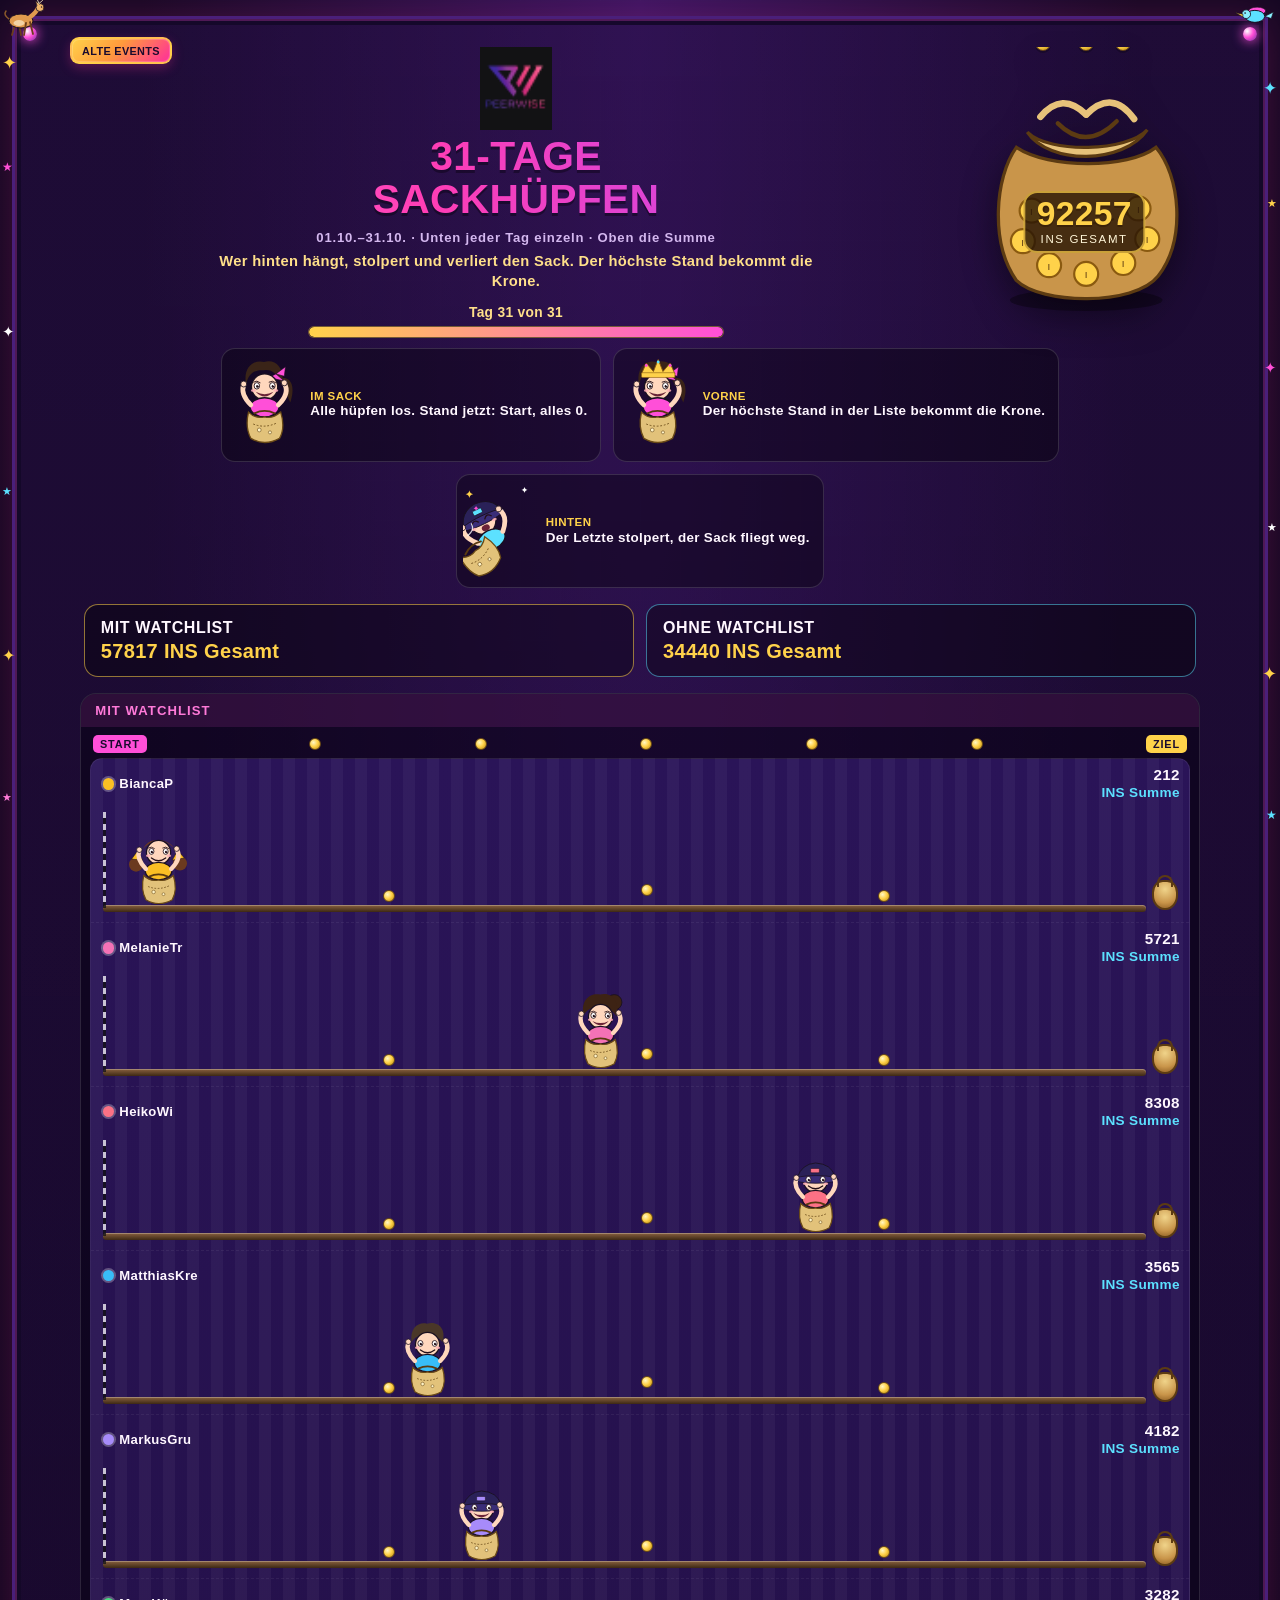
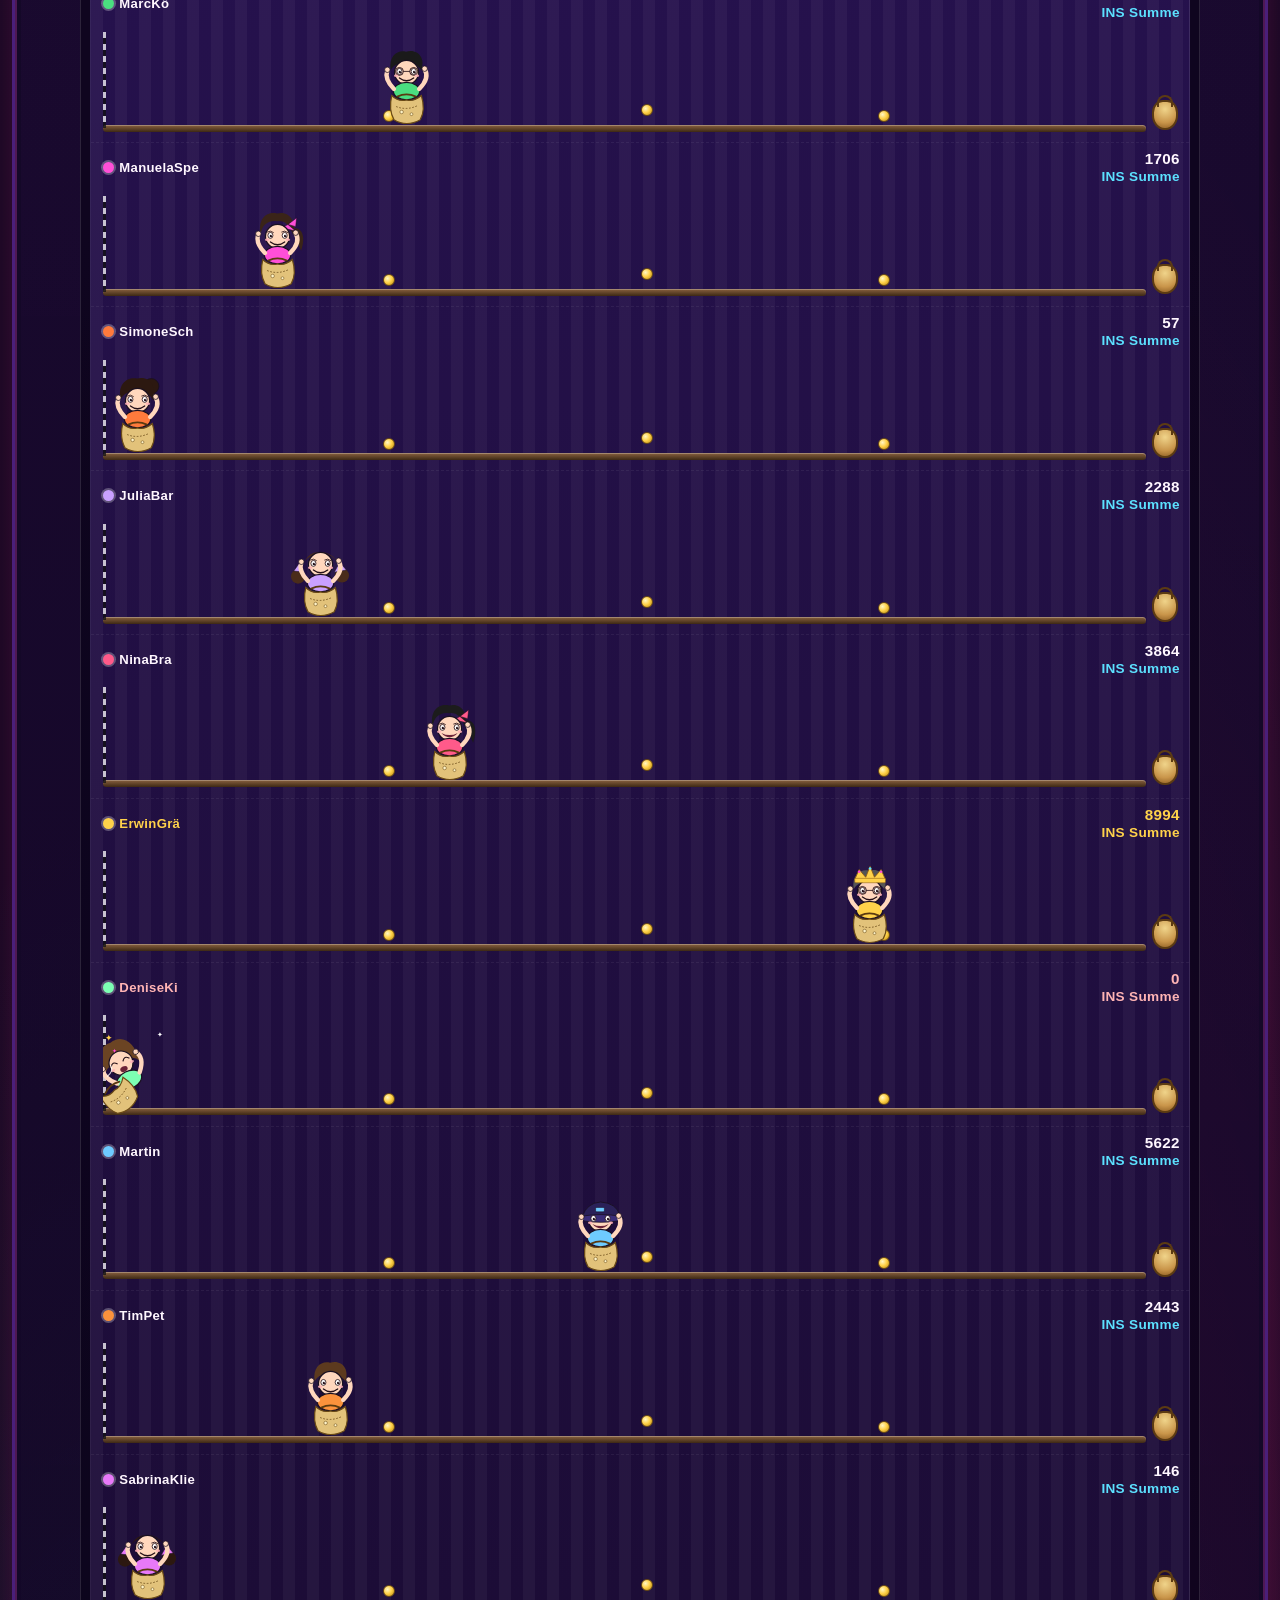
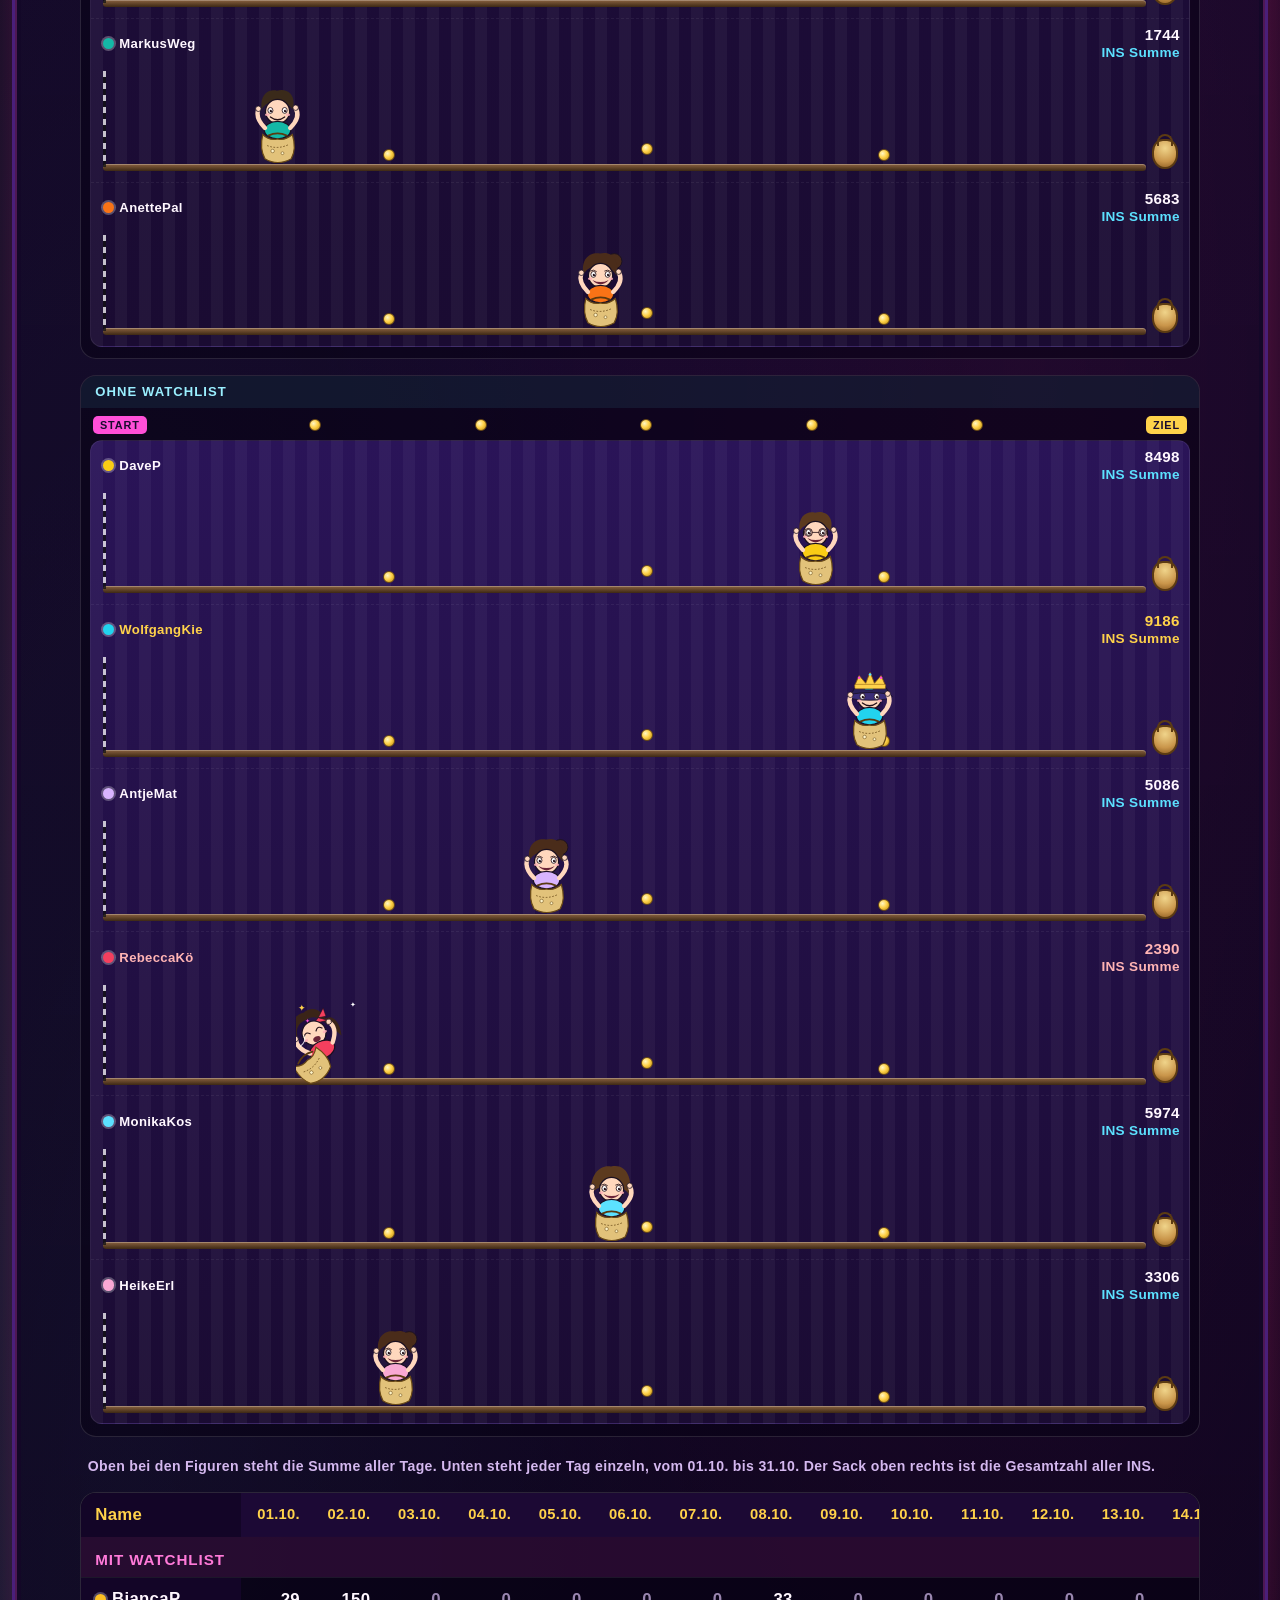
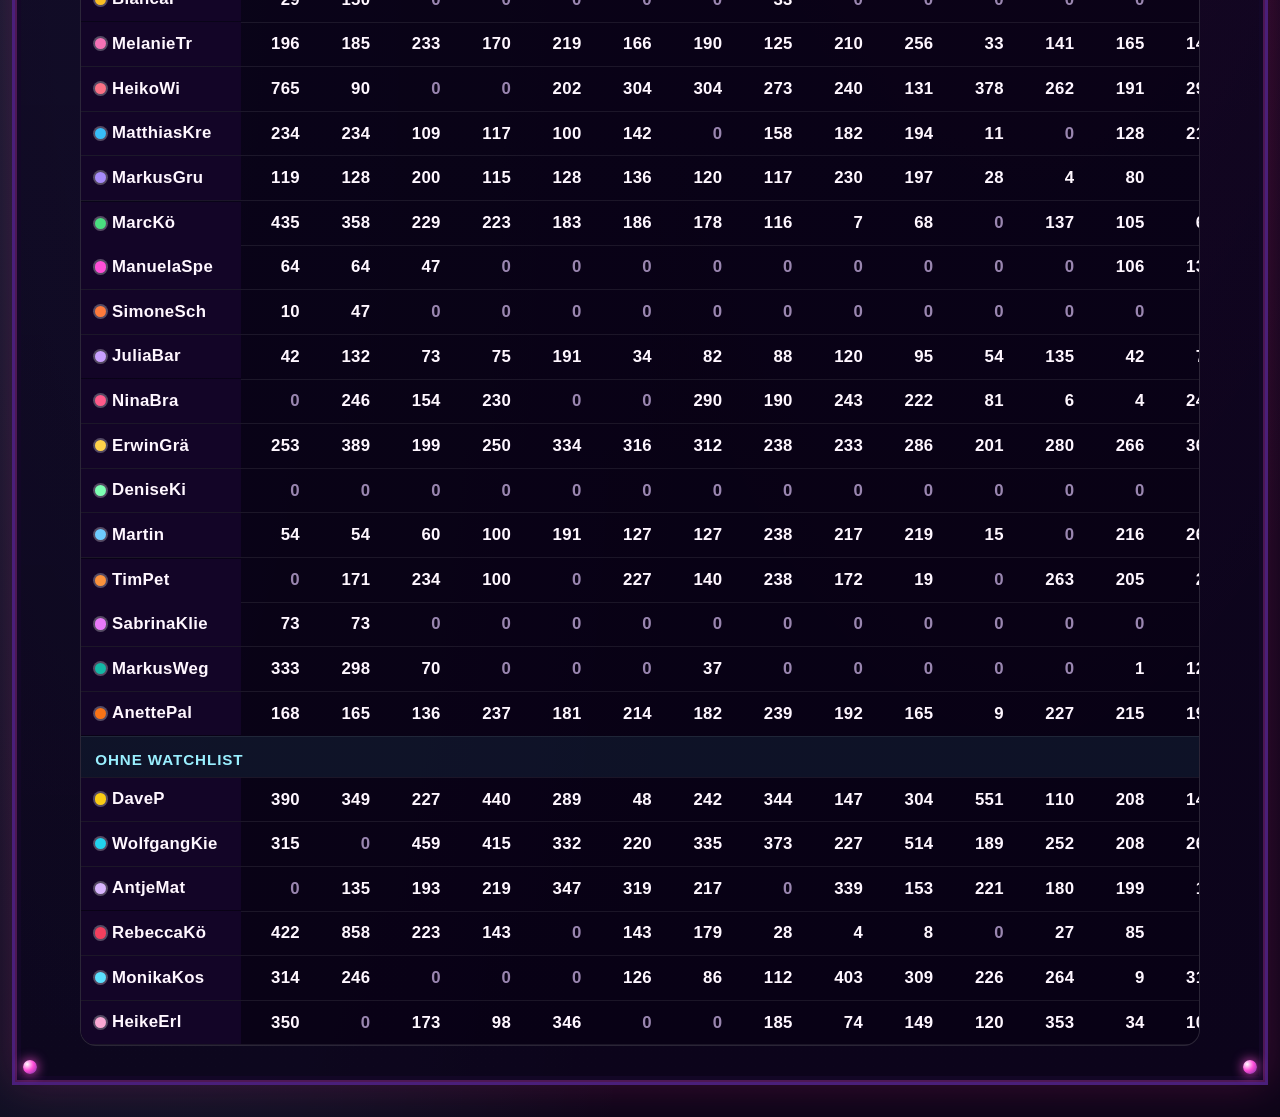
<file: index.html>
<!DOCTYPE html>
<html lang="de">
<head>
  <meta charset="UTF-8" />
  <meta name="viewport" content="width=device-width, initial-scale=1.0" />
  <title>PEERWISE · 31-Tage Sackhüpfen</title>
  <link rel="stylesheet" href="css/battle.css?v=32" />
  <link rel="stylesheet" href="css/sack.css?v=10" />
</head>
<body class="sack-body">
  <div class="frame">
    <div class="edge edge-left" aria-hidden="true">
      <span class="spark s1">✦</span>
      <span class="spark s2">★</span>
      <span class="spark s3">✦</span>
      <span class="spark s4">★</span>
      <span class="spark s5">✦</span>
      <span class="spark s6">★</span>
      <div class="mascot-deer">
        <svg viewBox="0 0 92 78">
          <path d="M18 38 Q6 30 12 22" fill="none" stroke="#8a5a2b" stroke-width="3" stroke-linecap="round"/>
          <g class="leg back"><path d="M30 48 L24 70" stroke="#6b3e1b" stroke-width="3.6" stroke-linecap="round"/><path d="M38 48 L42 70" stroke="#6b3e1b" stroke-width="3.6" stroke-linecap="round"/></g>
          <ellipse cx="42" cy="42" rx="24" ry="14" fill="#e09a4e" stroke="#1a1020" stroke-width="2"/>
          <ellipse cx="38" cy="46" rx="11" ry="6" fill="#f3d2a4"/>
          <g class="leg front"><path d="M52 46 L48 70" stroke="#6b3e1b" stroke-width="3.6" stroke-linecap="round"/><path d="M60 44 L66 68" stroke="#6b3e1b" stroke-width="3.6" stroke-linecap="round"/></g>
          <path d="M60 34 Q72 26 76 16" fill="none" stroke="#e09a4e" stroke-width="9" stroke-linecap="round"/>
          <circle cx="80" cy="15" r="8" fill="#f0b56a" stroke="#1a1020" stroke-width="1.7"/>
          <path d="M74 11 L71 2 L80 9" fill="#f0b56a" stroke="#1a1020" stroke-width="1.2"/>
          <path d="M78 7 L75 0 M78 7 L85 1" fill="none" stroke="#f6e7bf" stroke-width="1.7" stroke-linecap="round"/>
          <circle cx="83" cy="14" r="1.4" fill="#1a1020"/>
          <circle cx="87" cy="16" r="1.6" fill="#5c3018"/>
        </svg>
      </div>
    </div>
    <div class="edge edge-right" aria-hidden="true">
      <span class="spark s1">✦</span>
      <span class="spark s2">★</span>
      <span class="spark s3">✦</span>
      <span class="spark s4">★</span>
      <span class="spark s5">✦</span>
      <span class="spark s6">★</span>
      <div class="mascot-bird">
        <svg viewBox="0 0 88 52">
          <g class="wing"><ellipse cx="42" cy="20" rx="16" ry="7" fill="#ff4fd8" stroke="#1a1020" stroke-width="1.5"/></g>
          <path d="M28 30 L12 22 L16 34 Z" fill="#8af0ff" stroke="#1a1020" stroke-width="1.3"/>
          <ellipse cx="46" cy="30" rx="18" ry="11" fill="#5ce1ff" stroke="#1a1020" stroke-width="1.8"/>
          <circle cx="62" cy="26" r="8" fill="#8af0ff" stroke="#1a1020" stroke-width="1.6"/>
          <path d="M68 26 L82 23 L68 31 Z" fill="#ffd24a" stroke="#1a1020" stroke-width="1.2"/>
          <circle cx="64" cy="24" r="1.5" fill="#1a1020"/>
        </svg>
      </div>
    </div>
    <div class="frame-corner tl"></div>
    <div class="frame-corner tr"></div>
    <div class="frame-corner bl"></div>
    <div class="frame-corner br"></div>
    <a class="events-corner" href="alte-events.html">alte Events</a>

    <header class="hero sack-hero">
      <div class="sack-hero-main">
        <div class="logo" aria-label="PEERWISE">
          <img class="logo-img" src="peerwise-logo.png?v=25" alt="PEERWISE" />
        </div>
        <h1>31-TAGE<br />SACKHÜPFEN</h1>
        <p class="dates">01.10.–31.10. · Unten jeder Tag einzeln · Oben die Summe</p>
        <p class="sack-rule">Wer hinten hängt, stolpert und verliert den Sack. Der höchste Stand bekommt die Krone.</p>
        <p class="entry-slot"><a class="entry-button" id="entryCorner" href="sack-eintragen.html" hidden>Zahlen eintragen</a></p>
        <div class="month-bar" id="monthBar"></div>
      </div>
      <aside class="taler-wrap" id="talerSack" aria-label="Gesamt-INS im Sack"></aside>
    </header>

    <section class="sack-legend" aria-label="So läuft das Sackhüpfen">
      <div class="legend-card" id="legendRun"></div>
      <div class="legend-card" id="legendLead"></div>
      <div class="legend-card" id="legendTrip"></div>
    </section>

    <section class="sack-teams" id="teamTotals"></section>

    <section class="tracks" id="tracks" aria-label="Figuren auf der Strecke"></section>

    <p class="sack-note" id="sackNote"></p>

    <section class="sack-wrap">
      <div class="sack-scroll">
        <table class="sack-table" id="sackTable">
          <thead id="sackHead"></thead>
          <tbody id="sackBody"></tbody>
        </table>
      </div>
    </section>
  </div>

  <script>
    (function () {
      var host = location.hostname;
      if (host === "127.0.0.1" || host === "localhost") {
        var link = document.getElementById("entryCorner");
        if (link) link.hidden = false;
      }
    })();
  </script>
  <script src="js/sack-board.js?v=57"></script>
</body>
</html>
</file>
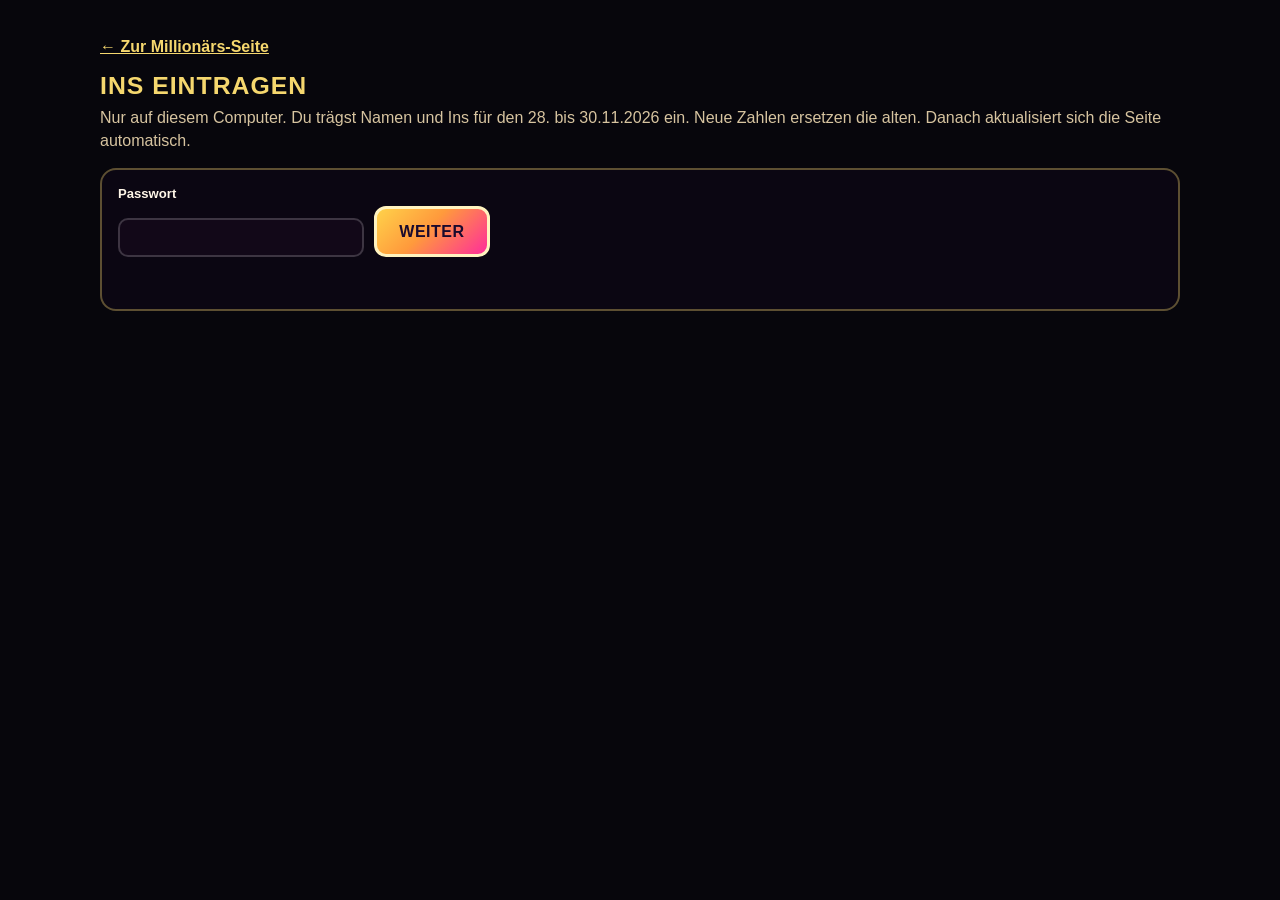
<file: millionaer-eintragen.html>
<!DOCTYPE html>
<html lang="de">
<head>
  <meta charset="UTF-8" />
  <meta name="viewport" content="width=device-width, initial-scale=1.0" />
  <title>Ins eintragen · Der Weg zum Millionär</title>
  <style>
    body { margin: 0; font-family: Arial, Helvetica, sans-serif; background: #07060c; color: #fff6e8; }
    .entry-wrap { max-width: 1080px; margin: 0 auto; padding: 1.4rem 1rem 3rem; }
    .entry-card {
      background: rgba(12, 8, 20, 0.86);
      border: 2px solid rgba(245, 215, 110, 0.35);
      border-radius: 16px;
      padding: 1rem 1rem 1.15rem;
      margin-bottom: 1rem;
    }
    h1 { font-family: "Arial Black", Impact, sans-serif; font-size: 1.55rem; letter-spacing: 0.04em; margin: 0 0 0.35rem; color: #f5d76e; }
    h2 { margin: 0 0 0.6rem; font-size: 1.05rem; letter-spacing: 0.04em; }
    .lead { color: #d7c4a0; margin: 0 0 1rem; line-height: 1.45; }
    label { display: block; font-size: 0.82rem; font-weight: 800; margin-bottom: 0.3rem; }
    input, select, button { font: inherit; }
    input, select {
      width: 100%;
      border-radius: 10px;
      border: 2px solid rgba(255, 255, 255, 0.18);
      background: #120818;
      color: #fff7ff;
      padding: 0.55rem 0.7rem;
    }
    .pass-row, .add-row { display: flex; gap: 0.6rem; align-items: end; flex-wrap: wrap; }
    .pass-row input { max-width: 220px; }
    .field { flex: 1 1 140px; }
    button {
      border: 3px solid #fff3bf;
      border-radius: 12px;
      padding: 0.85rem 1.4rem;
      font-family: "Arial Black", Impact, sans-serif;
      font-size: 1rem;
      font-weight: 900;
      letter-spacing: 0.03em;
      text-transform: uppercase;
      cursor: pointer;
      background: linear-gradient(135deg, #ffd24a 0%, #ff9a3c 45%, #ff2d9b 100%);
      color: #1a0a2e;
    }
    button:disabled { opacity: 0.55; cursor: wait; }
    .msg { min-height: 1.3rem; margin: 0.75rem 0 0; font-weight: 800; }
    .msg.ok { color: #7dffb3; }
    .msg.bad { color: #ff8aa8; }
    .toolbar { display: flex; flex-wrap: wrap; gap: 0.8rem; align-items: end; margin-bottom: 1rem; }
    .person {
      display: grid;
      grid-template-columns: 1fr 110px;
      gap: 0.45rem 0.7rem;
      align-items: center;
      padding: 0.45rem 0;
      border-bottom: 1px solid rgba(255, 255, 255, 0.08);
    }
    .sack-preview { margin-top: 1rem; font-family: "Arial Black", Impact, sans-serif; font-size: 1.25rem; color: #f5d76e; }
    .back { color: #f5d76e; font-weight: 800; }
    .empty-hint { margin: 0; font-weight: 800; color: #ffe08a; line-height: 1.45; }
  </style>
</head>
<body>
  <main class="entry-wrap">
    <p><a class="back" href="millionaer.html">← Zur Millionärs-Seite</a></p>
    <h1>INS EINTRAGEN</h1>
    <p class="lead">Nur auf diesem Computer. Du trägst Namen und Ins für den 28. bis 30.11.2026 ein. Neue Zahlen ersetzen die alten. Danach aktualisiert sich die Seite automatisch.</p>

    <section class="entry-card" id="lockView">
      <label for="password">Passwort</label>
      <div class="pass-row">
        <input id="password" type="password" autocomplete="current-password" />
        <button type="button" id="unlockBtn">Weiter</button>
      </div>
      <p class="msg" id="lockMsg"></p>
    </section>

    <section class="entry-card" id="formView" hidden>
      <div class="toolbar" id="saveBar" hidden>
        <button type="button" id="saveBtn">Speichern und übernehmen</button>
      </div>
      <p class="lead" id="formLead" hidden>Eine leere Zahl zählt als 0. Jede neue Zahl ersetzt die alte.</p>
      <div id="lists"></div>
      <p class="sack-preview" id="preview"></p>
      <p class="msg" id="saveMsg"></p>
    </section>

    <section class="entry-card" id="addView" hidden>
      <h2>Person hinzufügen</h2>
      <p class="lead">Name ist Pflicht. Aussehen kannst du lassen – dann sucht die Seite selbst Farben und Frisur.</p>
      <div class="add-row">
        <div class="field">
          <label for="newName">Name</label>
          <input id="newName" maxlength="32" />
        </div>
        <div class="field">
          <label for="newIns">Ins (Start)</label>
          <input id="newIns" type="number" min="0" step="1" inputmode="numeric" value="0" />
        </div>
        <div class="field">
          <label for="newGender">Geschlecht</label>
          <select id="newGender">
            <option value="m">m</option>
            <option value="f">f</option>
          </select>
        </div>
        <div class="field">
          <label for="newLook">Look</label>
          <select id="newLook">
            <option value="">automatisch</option>
            <option value="short">short</option>
            <option value="cap">cap</option>
            <option value="beard">beard</option>
            <option value="pigtails">pigtails</option>
            <option value="ponytail">ponytail</option>
            <option value="mohawk">mohawk</option>
          </select>
        </div>
        <button type="button" id="addBtn">Hinzufügen</button>
      </div>
      <p class="msg" id="addMsg"></p>
    </section>
  </main>
  <script>
    var password = "";
    var board = null;

    function msg(el, text, ok) {
      el.textContent = text || "";
      el.className = "msg" + (text ? (ok ? " ok" : " bad") : "");
    }

    function allPeople() {
      return (board && board.people) ? board.people.slice() : [];
    }

    function valueAt(person) {
      var input = document.querySelector('input[data-name="' + person.name + '"]');
      if (!input) return Number(person.ins) || 0;
      var raw = String(input.value || "").trim();
      if (raw === "") return 0;
      var n = Number(raw);
      return isFinite(n) ? Math.max(0, Math.round(n)) : 0;
    }

    function render() {
      var lists = document.getElementById("lists");
      lists.innerHTML = "";
      var people = allPeople();
      var saveBar = document.getElementById("saveBar");
      var formLead = document.getElementById("formLead");
      var preview = document.getElementById("preview");
      if (!people.length) {
        if (saveBar) saveBar.hidden = true;
        formLead.hidden = true;
        preview.textContent = "";
        var hint = document.createElement("p");
        hint.className = "empty-hint";
        hint.textContent = "Die Liste ist noch leer. Unten kannst du die erste Person hinzufügen. Danach erscheinen hier die Ins-Felder.";
        lists.appendChild(hint);
        return;
      }
      if (saveBar) saveBar.hidden = false;
      formLead.hidden = false;
      var card = document.createElement("section");
      var title = document.createElement("h2");
      title.textContent = "Starter";
      card.appendChild(title);
      people.forEach(function (person) {
        var row = document.createElement("div");
        row.className = "person";
        var name = document.createElement("b");
        name.textContent = person.name;
        var input = document.createElement("input");
        input.type = "number";
        input.min = "0";
        input.step = "1";
        input.inputMode = "numeric";
        input.setAttribute("data-name", person.name);
        input.value = person.ins == null ? "" : String(person.ins);
        row.appendChild(name);
        row.appendChild(input);
        card.appendChild(row);
        input.addEventListener("input", refresh);
      });
      lists.appendChild(card);
      refresh();
    }

    function refresh() {
      var total = 0;
      allPeople().forEach(function (person) { total += valueAt(person); });
      document.getElementById("preview").textContent = "Ins gesamt (Tresor): " + total;
    }

    function collect() {
      var scores = {};
      allPeople().forEach(function (person) { scores[person.name] = valueAt(person); });
      return scores;
    }

    function remember() {
      allPeople().forEach(function (person) { person.ins = valueAt(person); });
    }

    function loadBoard() {
      return fetch("/api/millionaer-entry").then(function (res) { return res.json(); }).then(function (data) {
        board = data;
        document.getElementById("lockView").hidden = true;
        document.getElementById("formView").hidden = false;
        document.getElementById("addView").hidden = false;
        render();
      });
    }

    document.getElementById("unlockBtn").addEventListener("click", function () {
      password = document.getElementById("password").value;
      msg(document.getElementById("lockMsg"), "");
      fetch("/api/millionaer-auth", {
        method: "POST",
        headers: { "Content-Type": "application/json" },
        body: JSON.stringify({ password: password })
      }).then(function (res) { return res.json().then(function (data) { return { ok: res.ok, data: data }; }); })
        .then(function (result) {
          if (!result.ok) {
            msg(document.getElementById("lockMsg"), (result.data && result.data.error) || "Passwort stimmt nicht.", false);
            return;
          }
          return loadBoard();
        })
        .catch(function () {
          msg(document.getElementById("lockMsg"), "Das geht nur auf diesem Computer, wenn die Seite hier läuft.", false);
        });
    });

    document.getElementById("password").addEventListener("keydown", function (event) {
      if (event.key === "Enter") document.getElementById("unlockBtn").click();
    });

    document.getElementById("saveBtn").addEventListener("click", function () {
      var button = document.getElementById("saveBtn");
      button.disabled = true;
      msg(document.getElementById("saveMsg"), "Speichere …", true);
      fetch("/api/millionaer-save", {
        method: "POST",
        headers: { "Content-Type": "application/json" },
        body: JSON.stringify({ password: password, scores: collect() })
      }).then(function (res) { return res.json().then(function (data) { return { ok: res.ok, data: data }; }); })
        .then(function (result) {
          button.disabled = false;
          if (!result.ok) {
            msg(document.getElementById("saveMsg"), (result.data && result.data.error) || "Speichern fehlgeschlagen.", false);
            return;
          }
          remember();
          if (result.data.changed) {
            location.href = "millionaer.html?neu=" + result.data.version;
            return;
          }
          refresh();
          msg(document.getElementById("saveMsg"), "Diese Zahlen stehen schon auf der Seite.", true);
        })
        .catch(function () {
          button.disabled = false;
          msg(document.getElementById("saveMsg"), "Speichern fehlgeschlagen.", false);
        });
    });

    document.getElementById("addBtn").addEventListener("click", function () {
      var name = String(document.getElementById("newName").value || "").trim();
      var insRaw = String(document.getElementById("newIns").value || "").trim();
      var ins = insRaw === "" ? 0 : Number(insRaw);
      var button = document.getElementById("addBtn");
      if (!name) {
        msg(document.getElementById("addMsg"), "Bitte einen Namen eingeben.", false);
        return;
      }
      button.disabled = true;
      msg(document.getElementById("addMsg"), "Füge hinzu …", true);
      fetch("/api/millionaer-add", {
        method: "POST",
        headers: { "Content-Type": "application/json" },
        body: JSON.stringify({
          password: password,
          name: name,
          ins: isFinite(ins) ? Math.max(0, Math.round(ins)) : 0,
          gender: document.getElementById("newGender").value,
          look: document.getElementById("newLook").value
        })
      }).then(function (res) { return res.json().then(function (data) { return { ok: res.ok, data: data }; }); })
        .then(function (result) {
          button.disabled = false;
          if (!result.ok) {
            msg(document.getElementById("addMsg"), (result.data && result.data.error) || "Hinzufügen fehlgeschlagen.", false);
            return;
          }
          document.getElementById("newName").value = "";
          document.getElementById("newIns").value = "0";
          msg(document.getElementById("addMsg"), name + " ist dabei.", true);
          if (result.data && result.data.people) {
            board = { people: result.data.people };
            render();
          } else {
            loadBoard();
          }
        })
        .catch(function () {
          button.disabled = false;
          msg(document.getElementById("addMsg"), "Hinzufügen fehlgeschlagen.", false);
        });
    });
  </script>
</body>
</html>
</file>
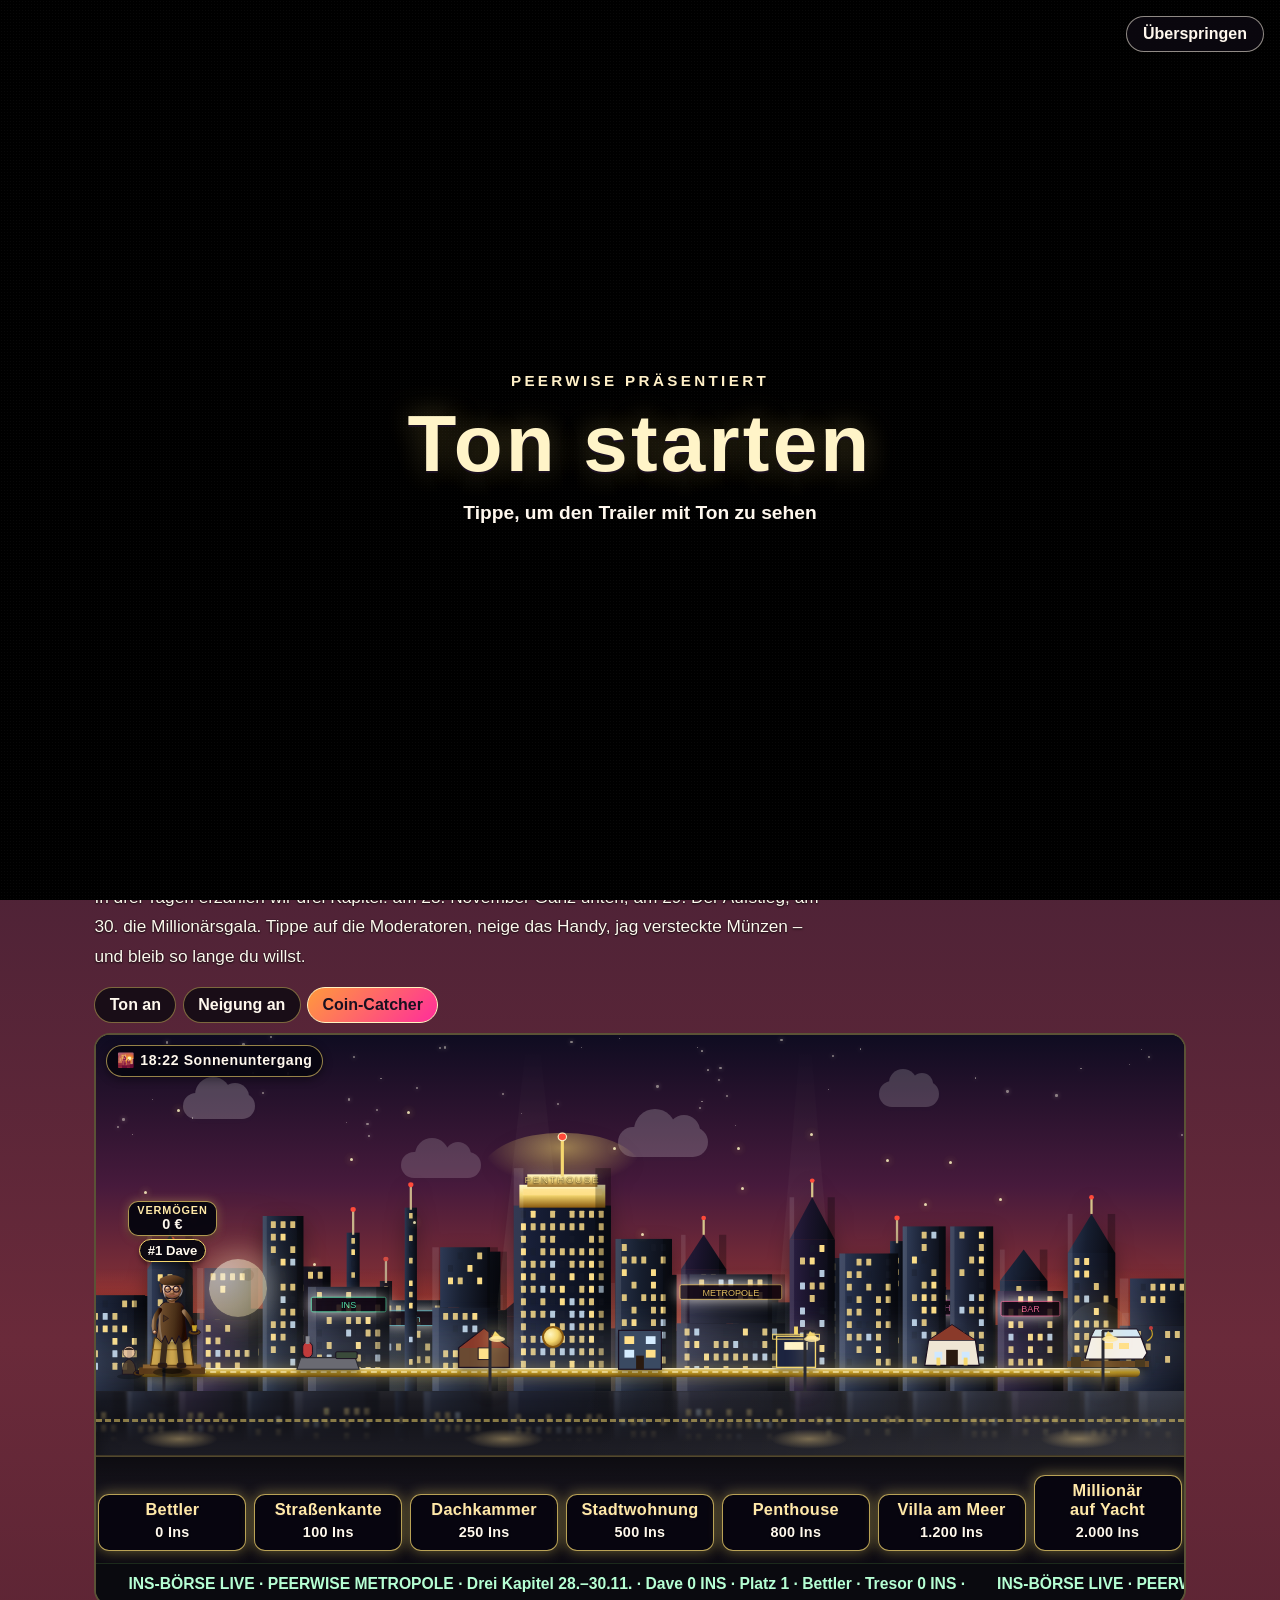
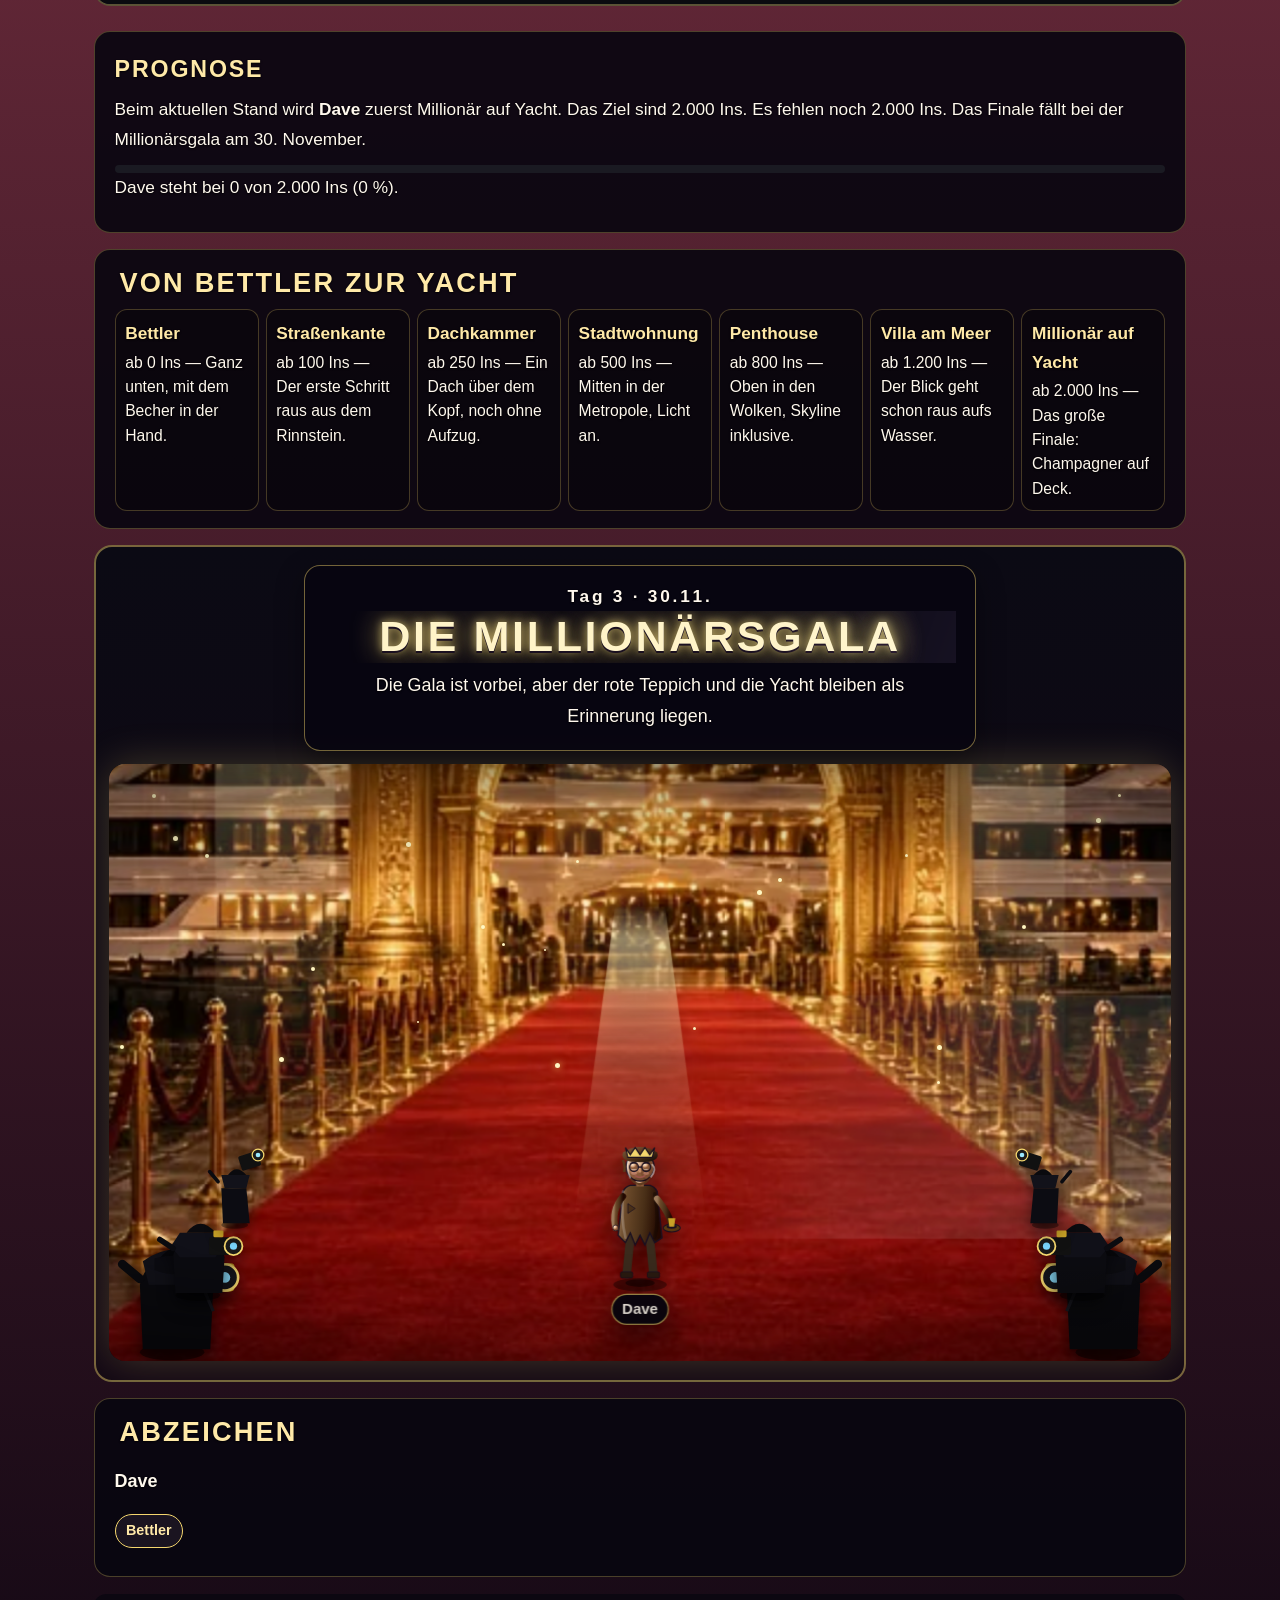
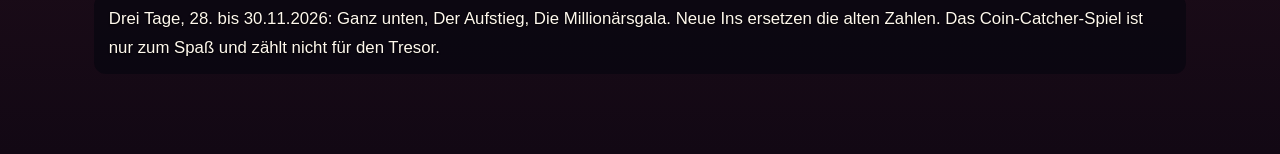
<file: millionaer.html>
﻿<!DOCTYPE html>
<html lang="de">
<head>
  <meta charset="UTF-8" />
  <meta name="viewport" content="width=device-width, initial-scale=1.0" />
  <meta name="description" content="PEERWISE: Der Weg zum Millionär. Drei Tage, drei Kapitel – 28. bis 30. November 2026." />
  <title>PEERWISE · Der Weg zum Millionär</title>
  <link rel="stylesheet" href="css/millionaer-9.css" />
</head>
<body class=" mil-body">
  <div id="intro" class="intro" role="dialog" aria-label="Trailer">
    <div class="intro-grain" aria-hidden="true"></div>
    <button type="button" class="intro-skip" id="introSkip">Überspringen</button>
    <div class="intro-stage" id="introStage">
      <button type="button" class="intro-start" id="introStart">
        <span class="intro-start-kicker">PEERWISE PRÄSENTIERT</span>
        <strong>Ton starten</strong>
        <em>Tippe, um den Trailer mit Ton zu sehen</em>
      </button>
    </div>
  </div>

  <div class="fx-layer" aria-hidden="true">
    <div class="money-rain" id="moneyRain" hidden></div>
  </div>

  <div class="breaking" id="breaking" hidden role="status">
    <span class="breaking-kicker">BREAKING NEWS</span>
    <p id="breakingText"></p>
  </div>

  <div class="ascend" id="ascend" hidden role="status">
    <span class="ascend-kicker">AUFGESTIEGEN</span>
    <p id="ascendText"></p>
  </div>

  <div class="broadcast" role="status">
    <span class="live-pill" id="livePill"><i></i> SOON</span>
    <div class="ticker" aria-label="Newsticker">
      <div class="ticker-track" id="tickerTrack"></div>
    </div>
    <div class="led-clock" id="eventClock"></div>
  </div>

  <a class="events-corner" href="alte-events.html">alte Events</a>

  <aside class="vault" id="vault" aria-label="Tresor mit Gesamt-Ins">
    <div class="vault-art" aria-hidden="true">
      <svg class="vault-svg" viewBox="0 0 120 120">
        <defs>
          <radialGradient id="vaultGlow" cx="50%" cy="40%" r="60%">
            <stop offset="0%" stop-color="#ffe9a0" stop-opacity="0.9"/>
            <stop offset="100%" stop-color="#f5d76e" stop-opacity="0"/>
          </radialGradient>
        </defs>
        <ellipse cx="60" cy="108" rx="40" ry="7" fill="rgba(245,215,110,0.25)"/>
        <rect x="18" y="22" width="84" height="84" rx="10" fill="#1a140c" stroke="#f5d76e" stroke-width="3"/>
        <rect x="26" y="30" width="68" height="68" rx="8" fill="#2a2114" stroke="#8a6a28" stroke-width="2"/>
        <circle cx="60" cy="64" r="22" fill="#12100c" stroke="#f5d76e" stroke-width="3"/>
        <circle cx="60" cy="64" r="8" fill="#f5d76e"/>
        <g stroke="#c9a227" stroke-width="3" stroke-linecap="round">
          <line x1="60" y1="46" x2="60" y2="52"/>
          <line x1="60" y1="76" x2="60" y2="82"/>
          <line x1="42" y1="64" x2="48" y2="64"/>
          <line x1="72" y1="64" x2="78" y2="64"/>
        </g>
        <rect x="30" y="36" width="14" height="8" rx="1" fill="#f5d76e"/>
        <rect x="76" y="36" width="14" height="8" rx="1" fill="#f5d76e"/>
        <circle cx="26" cy="28" r="6" fill="url(#vaultGlow)"/>
      </svg>
    </div>
    <div class="vault-meta">
      <span class="vault-label">TRESOR · Gesamt-Ins</span>
      <strong class="vault-total" id="coinPotTotal">0</strong>
    </div>
  </aside>

  <main class="stage">
    <header class="hero">
      <div class="logo" aria-label="PEERWISE">
        <img class="logo-img" src="peerwise-logo.png?v=25" alt="PEERWISE" />
      </div>
      <p class="poster-brand">PEERWISE</p>
      <h1>DER WEG ZUM MILLIONÄR</h1>
      <p class="poster-date">28. BIS 30. NOVEMBER</p>
      <p class="poster-slogan">Von der Straße auf die Yacht – in drei Kapiteln.</p>
      <ol class="chapter-strip" id="chapterStrip" aria-label="Drei Kapitel">
        <li data-n="1"><em>Tag 1 · 28.11.</em><span>Ganz unten</span></li>
        <li data-n="2"><em>Tag 2 · 29.11.</em><span>Der Aufstieg</span></li>
        <li data-n="3"><em>Tag 3 · 30.11.</em><span>Die Millionärsgala</span></li>
      </ol>
      <p class="chapter-now" id="chapterBanner">Drei Kapitel: Ganz unten · Der Aufstieg · Die Millionärsgala</p>
      <p class="entry-slot"><a class="entry-button" id="entryCorner" href="millionaer-eintragen.html" hidden>Ins eintragen</a></p>
      <div class="countdown-board" id="countdownBoard"></div>
    </header>

    <section class="metropole" id="metropole" aria-label="Ins-Metropole">
      <div class="metro-head">
        <div>
          <h2>INS-METROPOLE</h2>
          <p id="metroIntro">In drei Tagen erzählen wir drei Kapitel: am 28. November Ganz unten, am 29. Der Aufstieg, am 30. die Millionärsgala. Tippe auf die Moderatoren, neige das Handy, jag versteckte Münzen – und bleib so lange du willst.</p>
        </div>
        <div class="metro-actions">
          <button type="button" id="soundToggle" aria-pressed="false">Ton an</button>
          <button type="button" id="tiltBtn">Neigung an</button>
          <button type="button" id="gameOpen">Coin-Catcher</button>
        </div>
      </div>
      <div class="city-frame">
        <div class="city-parallax" id="cityParallax"></div>
        <div class="stock-ticker" id="stockTicker" aria-label="Ins-Börse"></div>
      </div>
      <p class="city-toast" id="cityToast" hidden></p>
    </section>

    <section class="prognose-card" id="prognose" aria-label="Prognose"></section>

    <section class="ladder" aria-label="Stufenleiter">
      <h2>VON BETTLER ZUR YACHT</h2>
      <ol class="ladder-list" id="ladderList"></ol>
    </section>

    <section class="gala" id="gala" aria-label="Millionärsgala">
      <div class="gala-inner">
        <div class="gala-copyblock">
          <p class="gala-kicker">Tag 3 · 30.11.</p>
          <h2>DIE MILLIONÄRSGALA</h2>
          <p id="galaCopy">Am 30. November führt der rote Teppich zur Millionärsgala. Paparazzi, Rampenlicht und die Yacht warten schon auf das große Finale.</p>
        </div>
        <div class="gala-stage" id="galaStage"></div>
      </div>
    </section>

    <section class="badge-board" id="badgeBoard" aria-label="Abzeichen"></section>

    <p class="foot-note" id="sackNote"></p>
  </main>

  <div class="profile-layer" id="profileLayer" hidden>
    <div class="profile-card" id="profileCard" role="dialog" aria-modal="true" aria-labelledby="profileName"></div>
  </div>

  <div class="game-layer" id="gameLayer" hidden>
    <div class="game-panel" role="dialog" aria-modal="true" aria-labelledby="gameTitle">
      <div class="game-head">
        <h2 id="gameTitle">COIN-CATCHER</h2>
        <button type="button" id="gameClose">Schließen</button>
      </div>
      <p class="game-hint">Nur zum Spaß – die gefangenen Münzen zählen nicht für die Ins. Fang so viele Goldstücke wie möglich, bevor die Zeit abläuft.</p>
      <div class="game-meta">
        <span>Punkte: <strong id="gameScore">0</strong></span>
        <span>Zeit: <strong id="gameTime">30</strong></span>
        <span>Bestwert: <strong id="gameBest">0</strong></span>
      </div>
      <div class="game-arena" id="gameArena"></div>
      <button type="button" class="game-start" id="gameStart">Spiel starten</button>
    </div>
  </div>

  <script>
    (function () {
      var host = location.hostname;
      if (host === "127.0.0.1" || host === "localhost") {
        var link = document.getElementById("entryCorner");
        if (link) link.hidden = false;
      }
    })();
  </script>
  <script src="js/millionaer-9.js"></script>
</body>
</html>
</file>
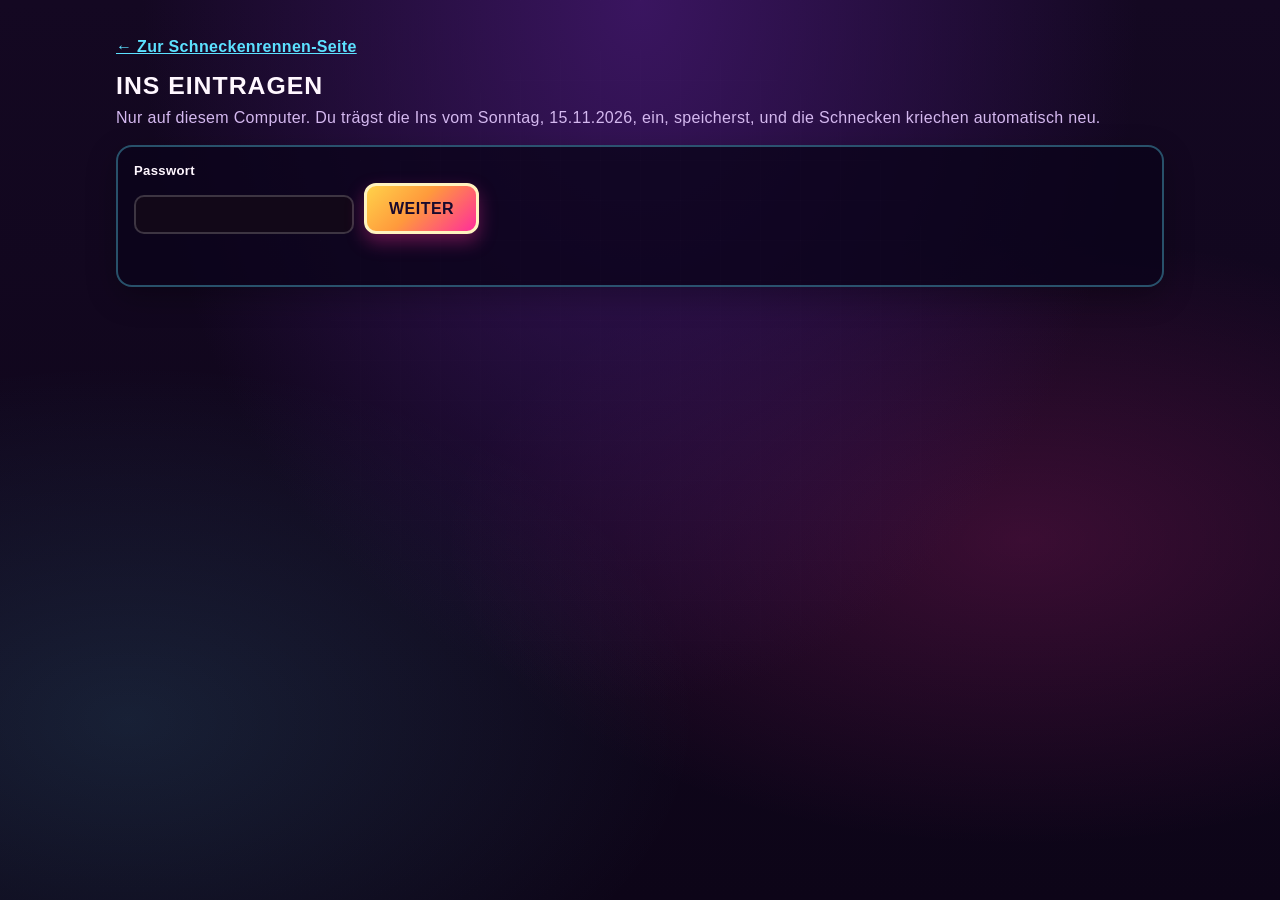
<file: schnecke-eintragen.html>
<!DOCTYPE html>
<html lang="de">
<head>
  <meta charset="UTF-8" />
  <meta name="viewport" content="width=device-width, initial-scale=1.0" />
  <title>Ins eintragen · Schneckenrennen</title>
  <link rel="stylesheet" href="css/battle.css?v=32" />
  <style>
    body { font-family: Arial, Helvetica, sans-serif; }
    .entry-wrap { max-width: 1080px; margin: 0 auto; padding: 1.4rem 1rem 3rem; }
    .entry-card {
      background: rgba(12, 4, 28, 0.82);
      border: 2px solid rgba(92, 225, 255, 0.35);
      border-radius: 16px;
      padding: 1rem 1rem 1.15rem;
      box-shadow: 0 10px 30px rgba(0, 0, 0, 0.28);
    }
    h1 {
      font-family: Arial Black, Impact, Haettenschweiler, sans-serif;
      font-size: 1.55rem;
      letter-spacing: 0.04em;
      margin: 0 0 0.35rem;
    }
    h2 { margin: 0 0 0.6rem; font-size: 1.05rem; letter-spacing: 0.04em; }
    .lead { color: #d4b8ef; margin: 0 0 1rem; line-height: 1.45; }
    label { display: block; font-size: 0.82rem; font-weight: 800; margin-bottom: 0.3rem; }
    input, button { font: inherit; }
    input {
      width: 100%;
      border-radius: 10px;
      border: 2px solid rgba(255, 255, 255, 0.18);
      background: #120818;
      color: #fff7ff;
      padding: 0.55rem 0.7rem;
    }
    .pass-row { display: flex; gap: 0.6rem; align-items: end; }
    .pass-row input { max-width: 220px; }
    button {
      border: 3px solid #fff3bf;
      border-radius: 12px;
      padding: 0.85rem 1.4rem;
      font-family: Arial Black, Impact, Haettenschweiler, "Arial Narrow Bold", sans-serif;
      font-size: 1rem;
      font-weight: 900;
      letter-spacing: 0.03em;
      text-transform: uppercase;
      cursor: pointer;
      background: linear-gradient(135deg, #ffd24a 0%, #ff9a3c 45%, #ff2d9b 100%);
      color: #1a0a2e;
      box-shadow: 0 8px 18px rgba(255, 45, 155, 0.35);
    }
    button:disabled { opacity: 0.55; cursor: wait; }
    .msg { min-height: 1.3rem; margin: 0.75rem 0 0; font-weight: 800; }
    .msg.ok { color: #7dffb3; }
    .msg.bad { color: #ff8aa8; }
    .toolbar { display: flex; flex-wrap: wrap; gap: 0.8rem; align-items: end; margin-bottom: 1rem; }
    .lists { display: grid; grid-template-columns: 1fr; gap: 1rem; max-width: 520px; }
    .person {
      display: grid;
      grid-template-columns: 1fr 110px;
      gap: 0.45rem 0.7rem;
      align-items: center;
      padding: 0.45rem 0;
      border-bottom: 1px solid rgba(255, 255, 255, 0.08);
    }
    .person b { font-size: 0.95rem; }
    .person input { text-align: right; }
    .sack-preview {
      margin-top: 1rem;
      font-family: Arial Black, Impact, sans-serif;
      font-size: 1.25rem;
    }
    .back { color: #5ce1ff; font-weight: 800; }
    .empty-hint {
      margin: 0;
      font-weight: 800;
      color: #ffe08a;
      line-height: 1.45;
    }
    @media (max-width: 800px) {
      .lists { grid-template-columns: 1fr; }
      .pass-row { flex-wrap: wrap; }
    }
  </style>
</head>
<body>
  <main class="entry-wrap">
    <p><a class="back" href="schnecke.html">← Zur Schneckenrennen-Seite</a></p>
    <h1>INS EINTRAGEN</h1>
    <p class="lead">Nur auf diesem Computer. Du trägst die Ins vom Sonntag, 15.11.2026, ein, speicherst, und die Schnecken kriechen automatisch neu.</p>

    <section class="entry-card" id="lockView">
      <label for="password">Passwort</label>
      <div class="pass-row">
        <input id="password" type="password" autocomplete="current-password" />
        <button type="button" id="unlockBtn">Weiter</button>
      </div>
      <p class="msg" id="lockMsg"></p>
    </section>

    <section class="entry-card" id="formView" hidden>
      <div class="toolbar" id="saveBar">
        <button type="button" id="saveBtn">Speichern und übernehmen</button>
      </div>
      <p class="lead" id="formLead">Eine leere Zahl zählt als 0. Es gibt nur diesen einen Sonntag, deshalb hat jede Person genau eine Zahl.</p>
      <div class="lists" id="lists"></div>
      <p class="sack-preview" id="preview"></p>
      <p class="msg" id="saveMsg"></p>
    </section>
  </main>
  <script>
    var password = "";
    var board = null;

    function msg(el, text, ok) {
      el.textContent = text || "";
      el.className = "msg" + (text ? (ok ? " ok" : " bad") : "");
    }

    function allPeople() {
      return (board && board.people) ? board.people.slice() : [];
    }

    function valueAt(person) {
      var input = document.querySelector('input[data-name="' + person.name + '"]');
      if (!input) return Number(person.ins) || 0;
      var raw = String(input.value || "").trim();
      if (raw === "") return 0;
      var n = Number(raw);
      return isFinite(n) ? Math.max(0, Math.round(n)) : 0;
    }

    function render() {
      var lists = document.getElementById("lists");
      lists.innerHTML = "";
      var people = allPeople();
      var saveBtn = document.getElementById("saveBtn");
      var saveBar = document.getElementById("saveBar");
      var formLead = document.getElementById("formLead");
      var preview = document.getElementById("preview");
      if (!people.length) {
        if (saveBar) saveBar.hidden = true;
        formLead.hidden = true;
        preview.textContent = "";
        var hint = document.createElement("p");
        hint.className = "empty-hint";
        hint.textContent = "Die Starterliste ist noch leer. Sobald die Namen in js/schnecke.js in der Liste PEOPLE stehen, erscheinen sie hier und du kannst die Ins eintragen.";
        lists.appendChild(hint);
        return;
      }
      if (saveBar) saveBar.hidden = false;
      formLead.hidden = false;
      var card = document.createElement("section");
      card.className = "entry-card";
      var title = document.createElement("h2");
      title.textContent = "Starter";
      card.appendChild(title);
      people.forEach(function (person) {
        var row = document.createElement("div");
        row.className = "person";
        var name = document.createElement("b");
        name.textContent = person.name;
        var input = document.createElement("input");
        input.type = "number";
        input.min = "0";
        input.step = "1";
        input.inputMode = "numeric";
        input.setAttribute("data-name", person.name);
        input.value = person.ins == null ? "" : String(person.ins);
        row.appendChild(name);
        row.appendChild(input);
        card.appendChild(row);
        input.addEventListener("input", refresh);
      });
      lists.appendChild(card);
      refresh();
    }

    function refresh() {
      var total = 0;
      allPeople().forEach(function (person) { total += valueAt(person); });
      document.getElementById("preview").textContent = "Ins gesamt: " + total;
    }

    function collect() {
      var scores = {};
      allPeople().forEach(function (person) {
        scores[person.name] = valueAt(person);
      });
      return scores;
    }

    function remember() {
      allPeople().forEach(function (person) {
        person.ins = valueAt(person);
      });
    }

    document.getElementById("unlockBtn").addEventListener("click", function () {
      password = document.getElementById("password").value;
      msg(document.getElementById("lockMsg"), "");
      fetch("/api/schnecke-auth", {
        method: "POST",
        headers: { "Content-Type": "application/json" },
        body: JSON.stringify({ password: password })
      }).then(function (res) { return res.json().then(function (data) { return { ok: res.ok, data: data }; }); })
        .then(function (result) {
          if (!result.ok) {
            msg(document.getElementById("lockMsg"), (result.data && result.data.error) || "Passwort stimmt nicht.", false);
            return;
          }
          return fetch("/api/schnecke-entry").then(function (res) { return res.json(); }).then(function (data) {
            board = data;
            document.getElementById("lockView").hidden = true;
            document.getElementById("formView").hidden = false;
            render();
          });
        })
        .catch(function () {
          msg(document.getElementById("lockMsg"), "Das geht nur auf diesem Computer, wenn die Seite hier läuft.", false);
        });
    });

    document.getElementById("password").addEventListener("keydown", function (event) {
      if (event.key === "Enter") document.getElementById("unlockBtn").click();
    });

    document.getElementById("saveBtn").addEventListener("click", function () {
      var button = document.getElementById("saveBtn");
      button.disabled = true;
      msg(document.getElementById("saveMsg"), "Speichere …", true);
      fetch("/api/schnecke-save", {
        method: "POST",
        headers: { "Content-Type": "application/json" },
        body: JSON.stringify({ password: password, scores: collect() })
      }).then(function (res) { return res.json().then(function (data) { return { ok: res.ok, data: data }; }); })
        .then(function (result) {
          button.disabled = false;
          if (!result.ok) {
            msg(document.getElementById("saveMsg"), (result.data && result.data.error) || "Speichern fehlgeschlagen.", false);
            return;
          }
          remember();
          if (result.data.changed) {
            location.href = "schnecke.html?neu=" + result.data.version;
            return;
          }
          refresh();
          msg(document.getElementById("saveMsg"), "Diese Zahlen stehen schon auf der Seite.", true);
        })
        .catch(function () {
          button.disabled = false;
          msg(document.getElementById("saveMsg"), "Speichern fehlgeschlagen.", false);
        });
    });
  </script>
</body>
</html>
</file>
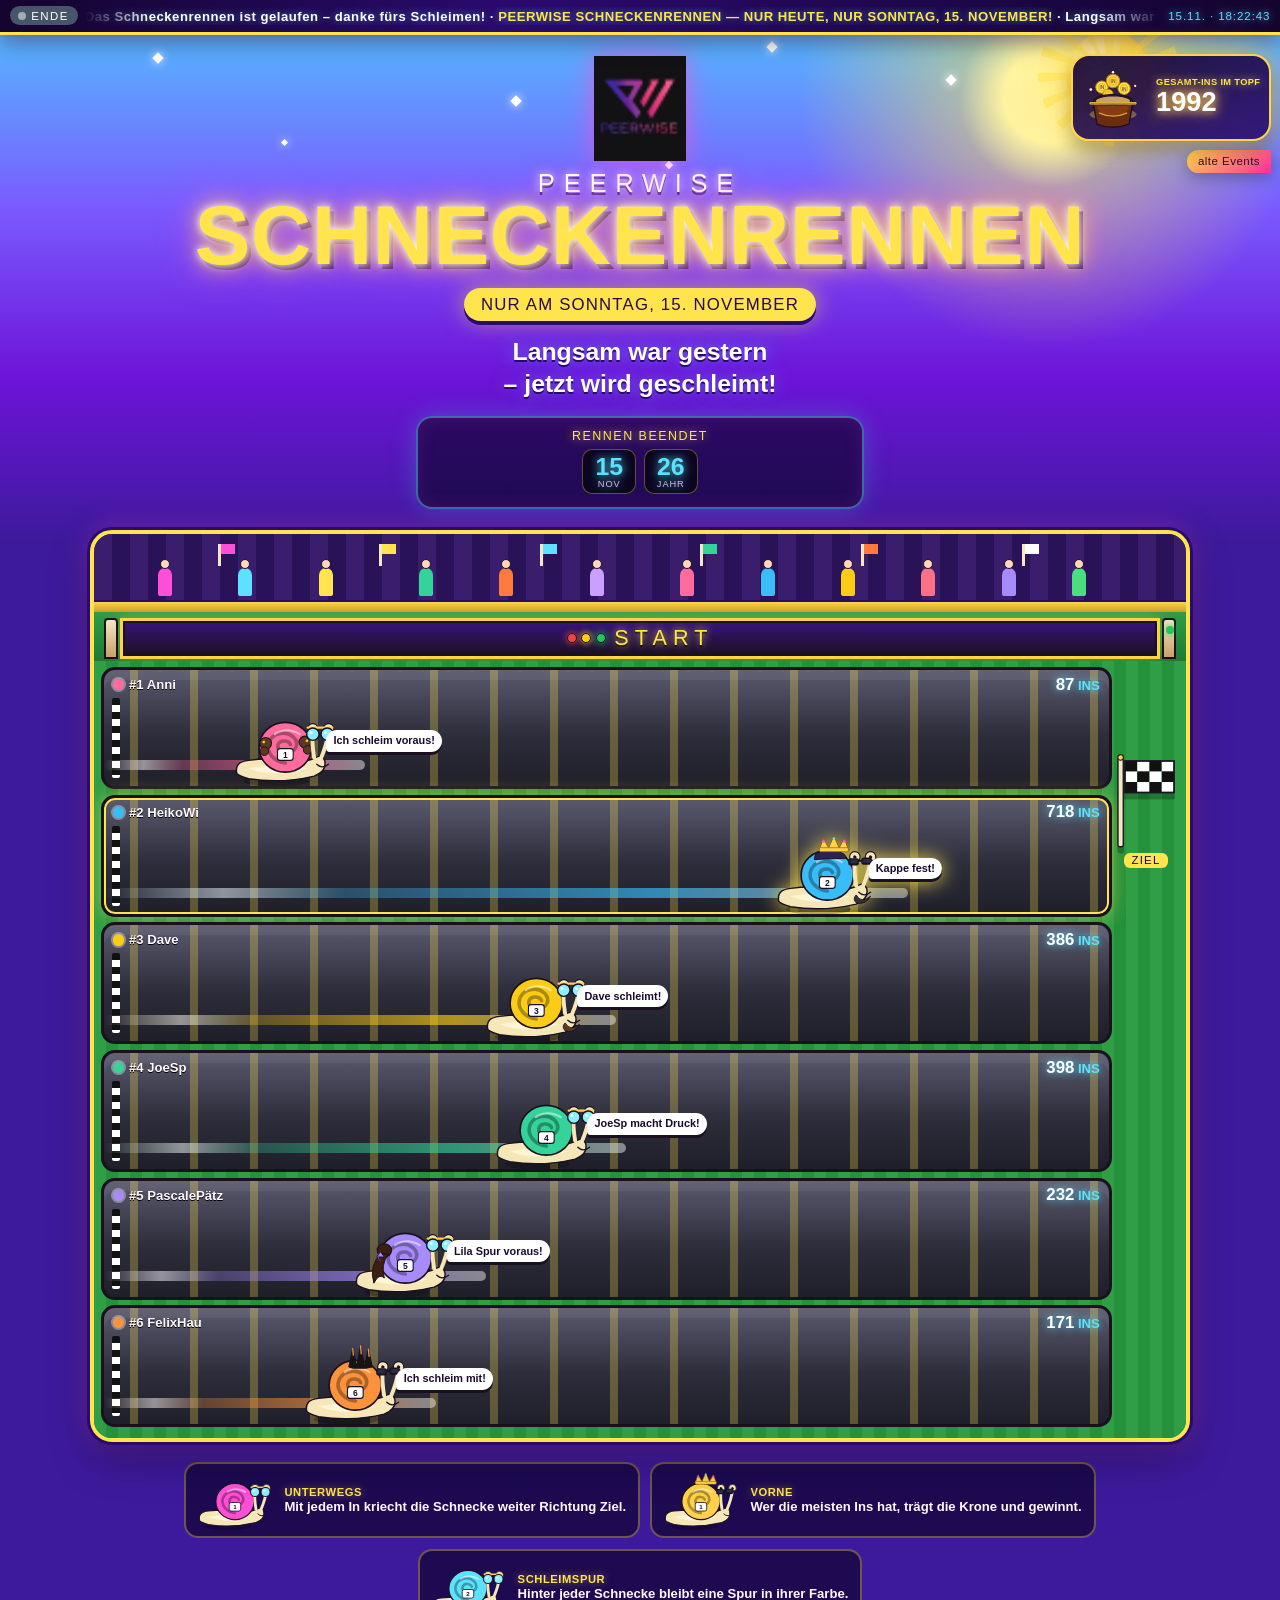
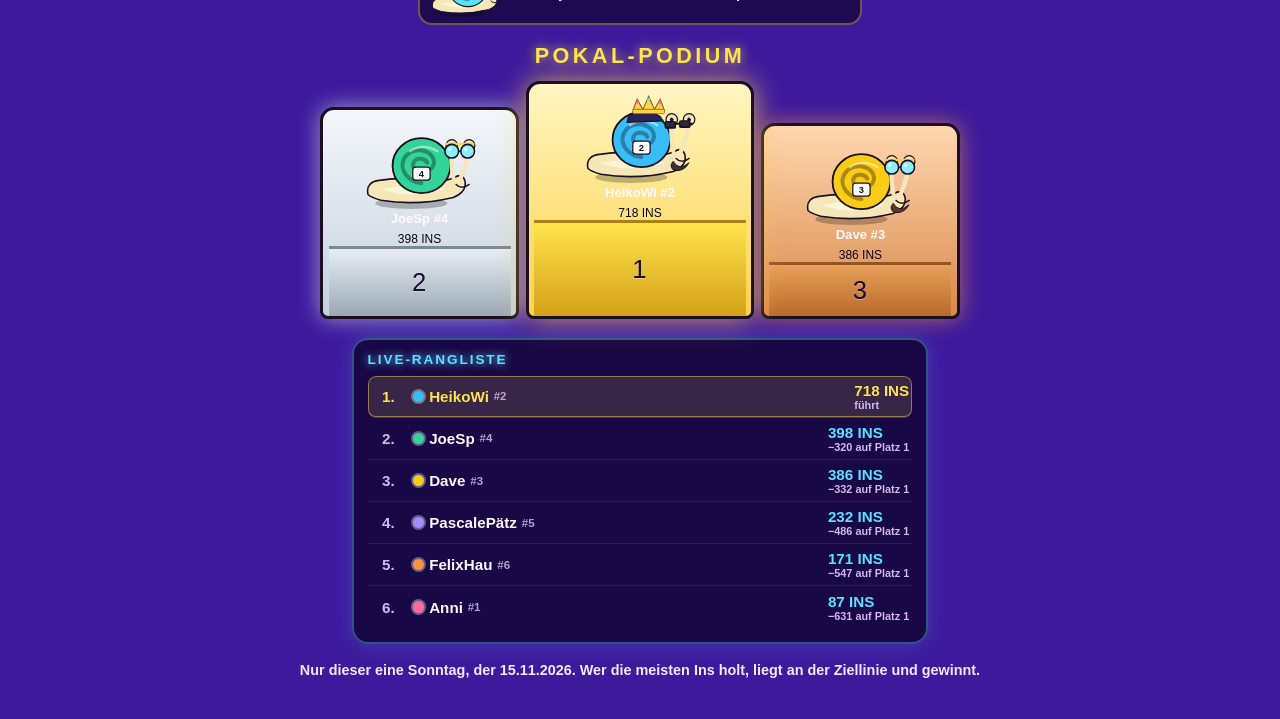
<file: schnecke.html>
<!DOCTYPE html>
<html lang="de">
<head>
  <meta charset="UTF-8" />
  <meta name="viewport" content="width=device-width, initial-scale=1.0" />
  <title>PEERWISE · Schneckenrennen</title>
  <link rel="stylesheet" href="css/schnecke-11.css" />
</head>
<body class="schnecke-body">
  <div class="sky" aria-hidden="true">
    <div class="sun"><span class="rays"></span></div>
    <div class="cloud c1"></div>
    <div class="cloud c2"></div>
    <div class="cloud c3"></div>
    <div class="cloud c4"></div>
    <i class="sparkle s1"></i><i class="sparkle s2"></i><i class="sparkle s3"></i>
    <i class="sparkle s4"></i><i class="sparkle s5"></i><i class="sparkle s6"></i>
  </div>
  <div class="confetti" id="confetti" aria-hidden="true"></div>

  <div class="broadcast" role="status">
    <span class="live-pill" id="livePill"><i></i> LIVE</span>
    <div class="ticker" aria-label="Kommentator">
      <div class="ticker-track" id="tickerTrack"></div>
    </div>
    <div class="led-clock" id="eventClock"></div>
  </div>

  <a class="events-corner" href="alte-events.html">alte Events</a>

  <aside class="coin-pot" id="coinPot" aria-label="Gesamt-Ins im Topf">
    <div class="coin-pot-art" aria-hidden="true">
      <svg class="pot-svg" viewBox="0 0 120 120">
        <ellipse class="pot-glow" cx="60" cy="88" rx="38" ry="10" fill="rgba(255,210,74,0.35)"/>
        <g class="coin c-a"><ellipse cx="42" cy="44" rx="10" ry="10" fill="#ffe44d" stroke="#b8860b" stroke-width="1.6"/><ellipse cx="42" cy="44" rx="6" ry="6" fill="none" stroke="#c9a227" stroke-width="1.2"/><text x="42" y="47.5" text-anchor="middle" font-size="8" font-weight="800" font-family="Impact, Arial Black, sans-serif" fill="#8a5a10">IN</text></g>
        <g class="coin c-b"><ellipse cx="60" cy="34" rx="11" ry="11" fill="#ffd24a" stroke="#b8860b" stroke-width="1.7"/><ellipse cx="60" cy="34" rx="6.5" ry="6.5" fill="none" stroke="#c9a227" stroke-width="1.2"/><text x="60" y="37.8" text-anchor="middle" font-size="8" font-weight="800" font-family="Impact, Arial Black, sans-serif" fill="#8a5a10">IN</text></g>
        <g class="coin c-c"><ellipse cx="78" cy="46" rx="10" ry="10" fill="#ffe44d" stroke="#b8860b" stroke-width="1.6"/><ellipse cx="78" cy="46" rx="6" ry="6" fill="none" stroke="#c9a227" stroke-width="1.2"/><text x="78" y="49.5" text-anchor="middle" font-size="8" font-weight="800" font-family="Impact, Arial Black, sans-serif" fill="#8a5a10">IN</text></g>
        <g class="coin c-d"><ellipse cx="52" cy="56" rx="8.5" ry="8.5" fill="#ffcc33" stroke="#b8860b" stroke-width="1.4"/><ellipse cx="52" cy="56" rx="5" ry="5" fill="none" stroke="#c9a227" stroke-width="1"/></g>
        <path d="M28 70 Q26 58 60 56 Q94 58 92 70 L86 104 Q60 114 34 104 Z" fill="#6b2d12" stroke="#1a1020" stroke-width="2.2"/>
        <path d="M34 76 Q60 70 86 76 Q84 88 60 92 Q36 88 34 76Z" fill="#8a3d16" opacity="0.9"/>
        <path d="M32 68 Q28 60 60 58 Q92 60 88 68 Q86 74 60 72 Q34 74 32 68Z" fill="#c9a06a" stroke="#1a1020" stroke-width="1.8"/>
        <path d="M38 86 Q60 96 82 86" fill="none" stroke="#ffd24a" stroke-width="2.2" stroke-linecap="round" opacity="0.7"/>
        <path d="M24 70 H96" stroke="#ffd24a" stroke-width="4" stroke-linecap="round"/>
        <path d="M24 70 H96" stroke="#8a5a10" stroke-width="1.4" stroke-linecap="round"/>
        <circle class="spark s-a" cx="24" cy="48" r="2.2" fill="#fff6c2"/>
        <circle class="spark s-b" cx="96" cy="42" r="1.8" fill="#fff6c2"/>
        <circle class="spark s-c" cx="60" cy="20" r="2" fill="#fff"/>
      </svg>
    </div>
    <div class="coin-pot-meta">
      <span class="coin-pot-label">Gesamt-Ins im Topf</span>
      <strong class="coin-pot-total" id="coinPotTotal">0</strong>
    </div>
  </aside>

  <main class="stage">
    <header class="hero">
      <div class="logo" aria-label="PEERWISE">
        <img class="logo-img" src="peerwise-logo.png?v=25" alt="PEERWISE" />
      </div>
      <p class="poster-brand">PEERWISE</p>
      <h1>SCHNECKENRENNEN</h1>
      <p class="poster-date">NUR AM SONNTAG, 15. NOVEMBER</p>
      <p class="poster-slogan">Langsam war gestern – jetzt wird geschleimt!</p>
      <p class="entry-slot"><a class="entry-button" id="entryCorner" href="schnecke-eintragen.html" hidden>Ins eintragen</a></p>
      <div class="countdown-board" id="countdownBoard"></div>
    </header>

    <section class="stadium" aria-label="Rennstadion">
      <div class="stands" aria-hidden="true">
        <div class="crowd">
          <span class="fan f1"></span><span class="fan f2"></span><span class="fan f3"></span>
          <span class="fan f4"></span><span class="fan f5"></span><span class="fan f6"></span>
          <span class="fan f7"></span><span class="fan f8"></span><span class="fan f9"></span>
          <span class="fan f10"></span><span class="fan f11"></span><span class="fan f12"></span>
          <span class="flag fl1"></span><span class="flag fl2"></span><span class="flag fl3"></span>
          <span class="flag fl4"></span><span class="flag fl5"></span><span class="flag fl6"></span>
        </div>
        <div class="stand-rail"></div>
      </div>

      <div class="start-gate" aria-hidden="true">
        <div class="post left"></div>
        <div class="gate-banner"><span class="lights" aria-hidden="true"><i class="r"></i><i class="y"></i><i class="g"></i></span>START</div>
        <div class="post right"><span class="go-light"></span></div>
      </div>

      <div class="arena">
        <div class="tracks" id="tracks"></div>
        <div class="finish-tower" aria-hidden="true">
          <svg class="chequered" viewBox="0 0 80 110">
            <rect x="8" y="4" width="6" height="102" rx="2" fill="#f4e8c4" stroke="#1a1020" stroke-width="1.5"/>
            <circle cx="11" cy="4" r="3.2" fill="#ffd24a" stroke="#1a1020" stroke-width="1.2"/>
            <g class="flag-wave">
              <rect x="16" y="8" width="14" height="12" fill="#111"/><rect x="30" y="8" width="14" height="12" fill="#fff"/>
              <rect x="44" y="8" width="14" height="12" fill="#111"/><rect x="58" y="8" width="14" height="12" fill="#fff"/>
              <rect x="16" y="20" width="14" height="12" fill="#fff"/><rect x="30" y="20" width="14" height="12" fill="#111"/>
              <rect x="44" y="20" width="14" height="12" fill="#fff"/><rect x="58" y="20" width="14" height="12" fill="#111"/>
              <rect x="16" y="32" width="14" height="12" fill="#111"/><rect x="30" y="32" width="14" height="12" fill="#fff"/>
              <rect x="44" y="32" width="14" height="12" fill="#111"/><rect x="58" y="32" width="14" height="12" fill="#fff"/>
              <rect x="16" y="8" width="56" height="36" fill="none" stroke="#1a1020" stroke-width="2"/>
            </g>
          </svg>
          <span class="ziel-badge">ZIEL</span>
        </div>
      </div>
    </section>

    <section class="empty-state" id="emptyState" hidden>
      <h2>Anmeldung läuft – die Schnecken stehen bald am Start!</h2>
      <p>Die Starterliste kommt noch. Sobald die Namen da sind, kriechen die Schnecken um die Wette.</p>
    </section>

    <section class="how" aria-label="So läuft das Schneckenrennen">
      <div class="how-card" id="legendRun"></div>
      <div class="how-card" id="legendLead"></div>
      <div class="how-card" id="legendTrail"></div>
    </section>

    <section class="podium-wrap" id="podiumWrap" hidden>
      <h2><span>POKAL-PODIUM</span></h2>
      <div class="podium" id="podium"></div>
    </section>

    <section class="live-rank" id="liveRank" hidden></section>
    <p class="sack-note" id="sackNote"></p>
  </main>

  <script>
    (function () {
      var host = location.hostname;
      if (host === "127.0.0.1" || host === "localhost") {
        var link = document.getElementById("entryCorner");
        if (link) link.hidden = false;
      }
    })();
  </script>
  <script src="js/schnecke-11.js"></script>
</body>
</html>
</file>
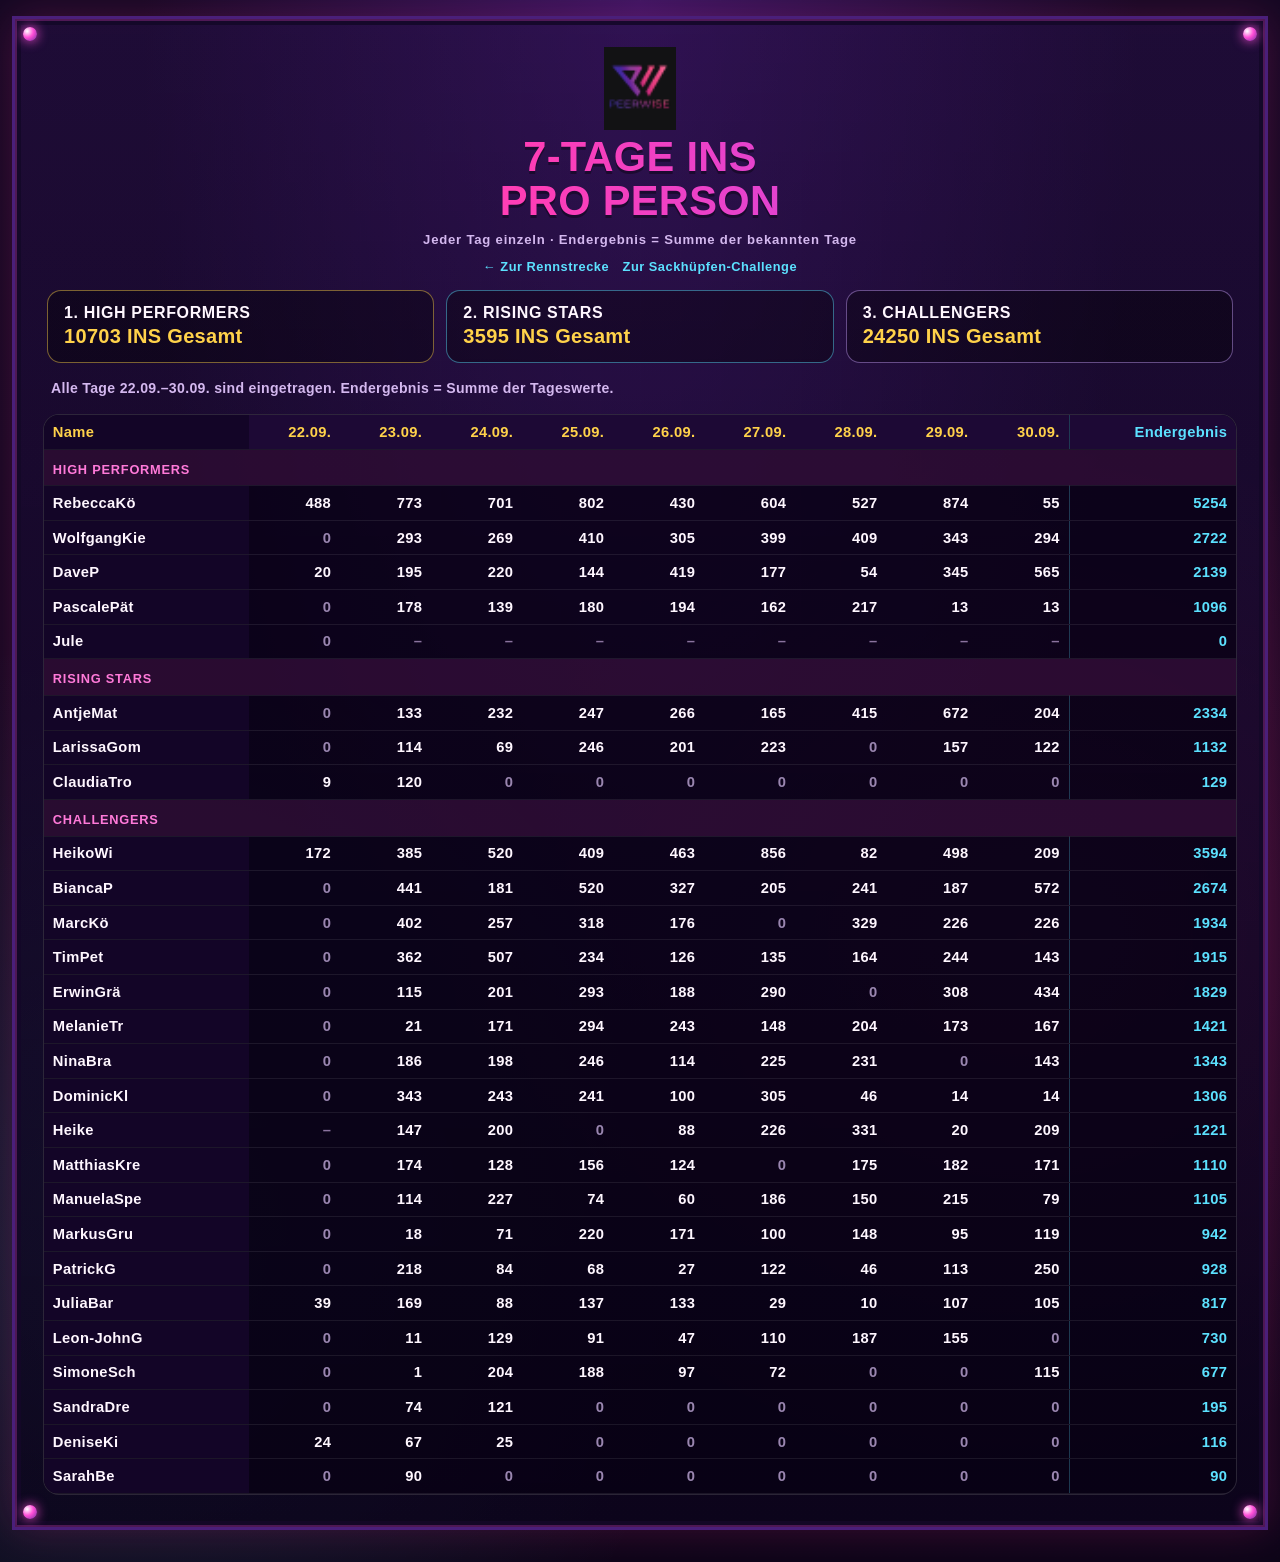
<file: wochen.html>
<!DOCTYPE html>
<html lang="de">
<head>
  <meta charset="UTF-8" />
  <meta name="viewport" content="width=device-width, initial-scale=1.0" />
  <title>PEERWISE · 7-Tage INS</title>
  <link rel="stylesheet" href="css/battle.css?v=28" />
  <link rel="stylesheet" href="css/wochen.css?v=1" />
</head>
<body class="wochen-body">
  <div class="frame">
    <div class="frame-corner tl"></div>
    <div class="frame-corner tr"></div>
    <div class="frame-corner bl"></div>
    <div class="frame-corner br"></div>

    <header class="hero wochen-hero">
      <div class="logo" aria-label="PEERWISE">
        <img class="logo-img" src="peerwise-logo.png?v=25" alt="PEERWISE" />
      </div>
      <h1>7-TAGE INS<br />PRO PERSON</h1>
      <p class="dates">Jeder Tag einzeln · Endergebnis = Summe der bekannten Tage</p>
      <div class="hero-actions">
        <a class="admin-link" href="alte-events.html">← Zur Rennstrecke</a>
        <a class="admin-link" href="index.html">Zur Sackhüpfen-Challenge</a>
      </div>
    </header>

    <section class="wochen-teams" id="teamTotals"></section>
    <p class="wochen-note" id="wochenNote"></p>

    <section class="wochen-wrap">
      <div class="wochen-scroll">
        <table class="wochen-table" id="wochenTable">
          <thead id="wochenHead"></thead>
          <tbody id="wochenBody"></tbody>
        </table>
      </div>
    </section>
  </div>

  <script src="js/wochen.js?v=1"></script>
</body>
</html>
</file>
<file: css/battle.css>
/* PEERWISE Comic-Rennstrecke – Stil wie Wochenend-Battle Graphic */

:root {
  --bg: #1a0a2e;
  --bg-deep: #0d0518;
  --purple: #6b2d9b;
  --magenta: #ff2d9b;
  --pink: #ff4fd8;
  --cyan: #5ce1ff;
  --gold: #ffd24a;
  --ink: #fff7ff;
  --muted: #d4b8ef;
  --lane: #2a1450;
  --frame: #4a1f7a;
  --card: rgba(12, 4, 28, 0.82);
  --high: #ffd24a;
  --rising: #5ce1ff;
  --challengers: #c9a0ff;
}

* { box-sizing: border-box; }
html, body { margin: 0; min-height: 100%; }
body {
  font-family: Arial Black, Impact, Haettenschweiler, "Arial Narrow Bold", sans-serif;
  color: var(--ink);
  background:
    radial-gradient(ellipse at 50% 0%, #3a1560 0%, transparent 55%),
    radial-gradient(ellipse at 80% 60%, rgba(255, 45, 155, 0.18), transparent 40%),
    radial-gradient(ellipse at 10% 80%, rgba(92, 225, 255, 0.12), transparent 35%),
    linear-gradient(180deg, #140822 0%, var(--bg-deep) 100%);
  letter-spacing: 0.02em;
}

body::before {
  content: "";
  position: fixed;
  inset: 0;
  pointer-events: none;
  background-image:
    linear-gradient(rgba(255,255,255,0.03) 1px, transparent 1px),
    linear-gradient(90deg, rgba(255,255,255,0.03) 1px, transparent 1px);
  background-size: 40px 40px;
  opacity: 0.35;
  mask-image: radial-gradient(circle at 50% 40%, #000 20%, transparent 75%);
}

.frame {
  position: relative;
  width: min(1400px, calc(100% - 1.5rem));
  margin: 1rem auto 2rem;
  padding: 1.25rem 1rem 0;
  border: 3px solid var(--frame);
  box-shadow:
    inset 0 0 0 2px rgba(255, 77, 216, 0.25),
    inset 0 0 0 6px rgba(20, 8, 40, 0.9),
    0 0 40px rgba(255, 45, 155, 0.2);
  background:
    linear-gradient(180deg, rgba(40, 16, 72, 0.55), rgba(12, 4, 28, 0.75));
  overflow: hidden;
}

.frame-corner {
  position: absolute;
  width: 14px;
  height: 14px;
  border-radius: 50%;
  background: radial-gradient(circle at 30% 30%, #fff, var(--pink) 45%, #6b2d9b);
  box-shadow: 0 0 12px var(--pink);
  z-index: 5;
}
.frame-corner.tl { top: 8px; left: 8px; }
.frame-corner.tr { top: 8px; right: 8px; }
.frame-corner.bl { bottom: 8px; left: 8px; }
.frame-corner.br { bottom: 8px; right: 8px; }

.hero {
  text-align: center;
  padding: 0.5rem 0.5rem 1rem;
  position: relative;
  z-index: 1;
}
.hero.compact { padding-bottom: 0.5rem; }

.logo {
  display: flex;
  justify-content: center;
  align-items: center;
  margin: 0 auto 0.35rem;
}
.logo-img {
  width: 72px;
  height: auto;
  max-width: 22vw;
  display: block;
  image-rendering: auto;
}
.logo-mark { width: 72px; height: 42px; filter: drop-shadow(0 0 10px rgba(255,79,216,0.55)); }
.logo span {
  font-size: 0.95rem;
  letter-spacing: 0.28em;
  color: #e0b8ff;
}
.logo.small span { letter-spacing: 0.2em; }

.hero h1 {
  margin: 0.35rem 0 0;
  font-size: clamp(1.45rem, 4.6vw, 2.55rem);
  line-height: 1.05;
  text-transform: uppercase;
  background: linear-gradient(90deg, #ff7ad9, #ff3db5 40%, #b14dff 100%);
  -webkit-background-clip: text;
  background-clip: text;
  color: transparent;
  text-shadow: none;
  filter: drop-shadow(0 3px 0 rgba(0,0,0,0.35));
}

.dates {
  margin: 0.55rem 0 0;
  font-family: Arial, Helvetica, sans-serif;
  font-weight: 800;
  font-size: 0.82rem;
  color: var(--muted);
  letter-spacing: 0.06em;
}

.countdown {
  display: flex;
  justify-content: center;
  flex-wrap: wrap;
  gap: 0.45rem;
  margin-top: 0.85rem;
  font-family: Arial, Helvetica, sans-serif;
}
.cd-pill {
  min-width: 3.8rem;
  padding: 0.4rem 0.55rem;
  border-radius: 10px;
  background: rgba(0,0,0,0.35);
  border: 1px solid rgba(255,255,255,0.12);
  font-weight: 800;
  font-size: 1rem;
}
.cd-pill.cd-sec {
  border-color: rgba(255, 79, 216, 0.45);
  min-width: 4.6rem;
}

.wochen-cta {
  display: inline-block;
  margin: 1.1rem auto 0.35rem;
  padding: 0.95rem 1.75rem;
  max-width: calc(100% - 1rem);
  border-radius: 14px;
  border: 3px solid rgba(255, 210, 74, 0.85);
  background: linear-gradient(135deg, #ffd24a 0%, #ff9a3c 45%, #ff2d9b 100%);
  color: #1a0a2e;
  text-decoration: none;
  font-family: Arial Black, Impact, Haettenschweiler, "Arial Narrow Bold", sans-serif;
  font-size: clamp(1.05rem, 3.6vw, 1.45rem);
  font-weight: 900;
  letter-spacing: 0.04em;
  text-transform: uppercase;
  text-align: center;
  box-shadow:
    0 0 0 2px rgba(255, 255, 255, 0.18) inset,
    0 8px 28px rgba(255, 45, 155, 0.35);
  animation: wochen-cta-blink 1.8s ease-in-out infinite;
}
.wochen-cta:hover {
  filter: brightness(1.08);
  transform: translateY(-1px);
}
@keyframes wochen-cta-blink {
  0%, 100% {
    opacity: 1;
    box-shadow:
      0 0 0 2px rgba(255, 255, 255, 0.18) inset,
      0 8px 28px rgba(255, 45, 155, 0.35),
      0 0 18px rgba(255, 210, 74, 0.35);
  }
  50% {
    opacity: 0.78;
    box-shadow:
      0 0 0 2px rgba(255, 255, 255, 0.12) inset,
      0 8px 22px rgba(255, 45, 155, 0.22),
      0 0 6px rgba(255, 210, 74, 0.12);
  }
}
@media (prefers-reduced-motion: reduce) {
  .wochen-cta { animation: none; }
}

.events-corner {
  position: absolute;
  top: 1.15rem;
  left: 1.15rem;
  z-index: 6;
  display: inline-block;
  margin: 0;
  padding: 0.32rem 0.62rem;
  border-radius: 9px;
  border: 2px solid rgba(255, 210, 74, 0.85);
  background: linear-gradient(135deg, #ffd24a 0%, #ff9a3c 45%, #ff2d9b 100%);
  color: #1a0a2e;
  text-decoration: none;
  font-family: Arial Black, Impact, Haettenschweiler, "Arial Narrow Bold", sans-serif;
  font-size: 0.68rem;
  font-weight: 900;
  letter-spacing: 0.03em;
  text-transform: uppercase;
  line-height: 1.15;
  box-shadow:
    0 0 0 1px rgba(255, 255, 255, 0.18) inset,
    0 4px 12px rgba(255, 45, 155, 0.28);
  animation: wochen-cta-blink 1.8s ease-in-out infinite;
}
.events-corner:hover {
  filter: brightness(1.08);
  transform: translateY(-1px);
}
.sack-body .events-corner {
  left: 3.45rem;
}
.entry-button[hidden] { display: none !important; }
.entry-slot { margin: 0.85rem 0 0; }
.entry-button {
  position: relative;
  z-index: 8;
  display: inline-block;
  margin: 0;
  padding: 0.85rem 1.5rem;
  border-radius: 12px;
  border: 3px solid #fff3bf;
  background: linear-gradient(135deg, #ffd24a 0%, #ff9a3c 45%, #ff2d9b 100%);
  color: #1a0a2e;
  text-decoration: none;
  font-family: Arial Black, Impact, Haettenschweiler, "Arial Narrow Bold", sans-serif;
  font-size: 1.05rem;
  font-weight: 900;
  letter-spacing: 0.04em;
  text-transform: uppercase;
  line-height: 1.1;
  cursor: pointer;
  box-shadow:
    0 0 0 1px rgba(255, 255, 255, 0.2) inset,
    0 8px 18px rgba(255, 45, 155, 0.35);
}
.entry-button:hover {
  filter: brightness(1.08);
  transform: translateY(-1px);
}
@media (prefers-reduced-motion: reduce) {
  .events-corner { animation: none; }
}

.admin-link, .top-links a, .linkish, .gate a {
  display: inline-block;
  margin-top: 0.85rem;
  font-family: Arial, Helvetica, sans-serif;
  font-weight: 800;
  font-size: 0.8rem;
  color: var(--cyan);
  text-decoration: none;
  letter-spacing: 0.04em;
}
.linkish {
  background: none;
  border: none;
  cursor: pointer;
  padding: 0;
  margin-left: 1rem;
}
.top-links { margin-top: 0.5rem; }

.champion-board {
  width: min(520px, 92%);
  margin: 0.25rem auto 1.1rem;
  text-align: center;
  position: relative;
  z-index: 1;
}
.champ-line {
  margin: 0 0 0.65rem;
  font-size: clamp(0.95rem, 2.5vw, 1.15rem);
  line-height: 1.25;
  text-transform: uppercase;
}
.score-box {
  background: rgba(0,0,0,0.72);
  border: 2px solid rgba(255,210,74,0.55);
  border-radius: 14px;
  padding: 0.75rem 1rem;
  box-shadow: 0 0 24px rgba(255,210,74,0.2);
  font-family: Arial, Helvetica, sans-serif;
  font-weight: 800;
}
.score-row {
  display: flex;
  justify-content: space-between;
  gap: 0.75rem;
  padding: 0.25rem 0;
  font-size: 0.95rem;
}
.score-row .tag { color: var(--gold); }
.score-row.second .tag { color: var(--muted); }

.liga-nav {
  display: flex;
  flex-wrap: wrap;
  justify-content: center;
  gap: 0.45rem;
  padding: 0 0.5rem 1rem;
  position: relative;
  z-index: 1;
}
.liga-btn {
  appearance: none;
  border: 2px solid rgba(255,255,255,0.15);
  background: rgba(0,0,0,0.35);
  color: var(--ink);
  font: inherit;
  font-size: 0.72rem;
  letter-spacing: 0.04em;
  padding: 0.5rem 0.75rem;
  border-radius: 999px;
  cursor: pointer;
}
.liga-btn.active { background: linear-gradient(90deg, var(--magenta), #7b5cff); border-color: transparent; }
.liga-btn.high.active { background: linear-gradient(90deg, #ffd24a, #ff9a3c); color: #2a1600; }
.liga-btn.rising.active { background: linear-gradient(90deg, #5ce1ff, #3d8bff); color: #041018; }
.liga-btn.challengers.active { background: linear-gradient(90deg, #c9a0ff, #805ad5); }

.arena {
  display: grid;
  gap: 1rem;
  padding: 0;
  position: relative;
  z-index: 1;
  min-width: 0;
  flex: 1 1 auto;
}

.stage-row {
  display: grid;
  grid-template-columns: minmax(220px, 300px) minmax(0, 1fr) minmax(220px, 300px);
  gap: 0.85rem;
  align-items: start;
  padding: 0 0.65rem 1.25rem;
  position: relative;
  z-index: 1;
}

.side-board {
  display: grid;
  gap: 0.85rem;
  position: sticky;
  top: 0.5rem;
}

.day-board {
  border-radius: 16px;
  border: 2px solid rgba(255,255,255,0.12);
  background: rgba(8, 2, 22, 0.82);
  padding: 0.9rem 0.95rem 1rem;
  box-shadow: inset 0 0 24px rgba(90, 30, 140, 0.2);
}
.day-board.high { border-color: rgba(255, 210, 74, 0.4); }
.day-board.rising { border-color: rgba(92, 225, 255, 0.4); }
.day-board.challengers { border-color: rgba(201, 160, 255, 0.4); }
.day-board h3 {
  margin: 0;
  font-size: 1.15rem;
  letter-spacing: 0.04em;
}
.day-board.high h3 { color: var(--high); }
.day-board.rising h3 { color: var(--rising); }
.day-board.challengers h3 { color: var(--challengers); }
.day-sub {
  margin: 0.2rem 0 0.65rem;
  font-family: Arial, Helvetica, sans-serif;
  font-size: 0.82rem;
  font-weight: 800;
  color: var(--muted);
}
.day-board ol {
  list-style: none;
  margin: 0;
  padding: 0;
  font-family: Arial, Helvetica, sans-serif;
}
.rank-row {
  display: grid;
  grid-template-columns: 2.2rem 2rem minmax(0, 1fr) auto;
  gap: 0.4rem;
  align-items: center;
  padding: 0.45rem 0.25rem;
  border-bottom: 1px solid rgba(255,255,255,0.08);
  font-size: 1.05rem;
  font-weight: 800;
  min-height: 2.4rem;
}
.rank-row:last-child { border-bottom: none; }
.rank-place {
  color: var(--gold);
  font-family: Impact, "Arial Black", sans-serif;
  font-size: 1.35rem;
  line-height: 1;
  text-align: center;
}
.rank-row.place-1 .rank-place { color: #ffd24a; font-size: 1.55rem; }
.rank-row.place-2 .rank-place { color: #cfd8e3; font-size: 1.45rem; }
.rank-row.place-3 .rank-place { color: #d4a574; font-size: 1.4rem; }
.avatar {
  width: 1.85rem;
  height: 1.85rem;
  border-radius: 50%;
  display: grid;
  place-items: center;
  font-family: Impact, "Arial Black", sans-serif;
  font-size: 0.72rem;
  color: #fff;
  letter-spacing: 0.02em;
  border: 2px solid rgba(255,255,255,0.35);
  box-shadow: 0 2px 8px rgba(0,0,0,0.35);
  flex-shrink: 0;
}
.rank-main {
  display: flex;
  flex-wrap: wrap;
  align-items: center;
  gap: 0.3rem 0.45rem;
  min-width: 0;
}
.rank-name {
  overflow: hidden;
  text-overflow: ellipsis;
  white-space: nowrap;
  font-size: 1.05rem;
  max-width: 100%;
}
.streak-badge {
  display: inline-block;
  font-size: 0.68rem;
  font-weight: 900;
  padding: 0.12rem 0.4rem;
  border-radius: 999px;
  background: rgba(255, 122, 61, 0.22);
  color: #ffb38a;
  border: 1px solid rgba(255, 122, 61, 0.45);
  white-space: nowrap;
}
.rank-ins {
  color: var(--cyan);
  white-space: nowrap;
  font-size: 1.05rem;
}
.empty-rank {
  color: var(--muted);
  font-size: 0.95rem;
  font-weight: 700;
  padding: 0.55rem 0.2rem;
}

@media (max-width: 960px) {
  .stage-row {
    grid-template-columns: 1fr;
  }
  .side-board {
    position: static;
    grid-template-columns: 1fr;
  }
  .side-board.right {
    order: 3;
  }
  .rank-row {
    font-size: 1.15rem;
    min-height: 2.6rem;
  }
  .rank-place { font-size: 1.5rem; }
  .rank-row.place-1 .rank-place { font-size: 1.7rem; }
}

.liga-panel {
  border-radius: 16px;
  border: 2px solid rgba(255,255,255,0.1);
  background: rgba(8, 2, 22, 0.55);
  overflow: hidden;
  box-shadow: inset 0 0 40px rgba(90, 30, 140, 0.25);
}
.liga-panel[hidden] { display: none !important; }

.liga-title {
  display: flex;
  flex-wrap: wrap;
  align-items: baseline;
  justify-content: space-between;
  gap: 0.35rem 1rem;
  padding: 0.75rem 1rem 0.4rem;
  border-bottom: 1px solid rgba(255,255,255,0.08);
}
.liga-title h2 {
  margin: 0;
  font-size: 1.15rem;
  letter-spacing: 0.06em;
}
.liga-panel.high .liga-title h2 { color: var(--high); }
.liga-panel.rising .liga-title h2 { color: var(--rising); }
.liga-panel.challengers .liga-title h2 { color: var(--challengers); }
.liga-title .meta {
  font-family: Arial, Helvetica, sans-serif;
  font-size: 0.75rem;
  font-weight: 800;
  color: var(--muted);
}
.liga-note {
  display: none;
}

.bar-board {
  padding: 0.5rem 0.85rem 1rem;
}
.bar-labels {
  display: flex;
  justify-content: space-between;
  padding: 0.15rem 0.25rem 0.55rem;
  font-family: Arial, Helvetica, sans-serif;
  font-size: 0.68rem;
  font-weight: 800;
  letter-spacing: 0.12em;
  color: var(--muted);
}
.bar-labels .ziel { color: var(--gold); }

.bar-lanes {
  display: grid;
  gap: 0.75rem;
}

.bar-row {
  display: grid;
  gap: 0;
}
.bar-meta { display: none; }

.bar-track {
  position: relative;
  height: 88px;
  border-radius: 14px;
  overflow: visible;
  border: 2px solid rgba(255,255,255,0.12);
  background:
    repeating-linear-gradient(
      90deg,
      transparent 0,
      transparent 18px,
      rgba(255,255,255,0.045) 18px,
      rgba(255,255,255,0.045) 20px
    ),
    linear-gradient(180deg, #2a1450 0%, #160a2c 100%);
  box-shadow: inset 0 0 24px rgba(0,0,0,0.35);
}
.bar-track::before {
  content: "";
  position: absolute;
  left: 8px;
  right: 18px;
  top: 50%;
  height: 2px;
  transform: translateY(-50%);
  background: repeating-linear-gradient(
    90deg,
    rgba(255,255,255,0.45) 0 10px,
    transparent 10px 20px
  );
  opacity: 0.35;
  z-index: 0;
}
.bar-fill {
  position: absolute;
  left: 0;
  top: 0;
  bottom: 0;
  border-radius: 12px 0 0 12px;
  opacity: 0.35;
  transition: width 0.85s cubic-bezier(0.22, 1, 0.36, 1);
  z-index: 0;
}
.bar-finish {
  position: absolute;
  right: 0;
  top: 0;
  bottom: 0;
  width: 12px;
  background: repeating-linear-gradient(#111 0 7px, #eee 7px 14px);
  opacity: 0.7;
  border-radius: 0 12px 12px 0;
  z-index: 1;
}
.bar-car {
  position: absolute;
  top: 50%;
  left: 4%;
  transform: translate(-50%, -50%);
  transition: left 0.85s cubic-bezier(0.22, 1, 0.36, 1);
  z-index: 3;
  width: 132px;
  height: 84px;
  filter: drop-shadow(0 4px 8px rgba(0,0,0,0.45));
}
.bar-car.bobby .bobby-svg {
  width: 100%;
  height: 100%;
  display: block;
  overflow: visible;
}
.bar-row.is-lead .bar-car {
  filter: drop-shadow(0 0 12px rgba(255, 210, 74, 0.8)) drop-shadow(0 4px 8px rgba(0,0,0,0.45));
}
.bar-car.is-boost {
  z-index: 5;
  animation: car-boost 0.9s cubic-bezier(0.22, 1.4, 0.36, 1);
}
.bar-row.is-overtake .bar-track {
  animation: track-flash 1.2s ease-out;
}
.bar-row.is-overtake .bar-fill {
  filter: brightness(1.25);
}
@keyframes car-boost {
  0% { transform: translate(-50%, -50%) scale(1) rotate(0deg); }
  25% { transform: translate(-42%, -58%) scale(1.18) rotate(-8deg); }
  50% { transform: translate(-50%, -42%) scale(1.12) rotate(6deg); }
  75% { transform: translate(-58%, -52%) scale(1.08) rotate(-3deg); }
  100% { transform: translate(-50%, -50%) scale(1) rotate(0deg); }
}
@keyframes track-flash {
  0% { box-shadow: inset 0 0 0 0 rgba(255, 210, 74, 0); }
  30% { box-shadow: inset 0 0 28px 4px rgba(255, 210, 74, 0.45); }
  100% { box-shadow: inset 0 0 0 0 rgba(255, 210, 74, 0); }
}

.empty {
  padding: 1.5rem;
  text-align: center;
  font-family: Arial, Helvetica, sans-serif;
  font-weight: 800;
  color: var(--muted);
}

.result-bar {
  margin: 0;
  padding: 0.9rem 1rem;
  text-align: center;
  text-transform: uppercase;
  font-size: clamp(0.85rem, 2.4vw, 1.1rem);
  letter-spacing: 0.06em;
  background: linear-gradient(90deg, #1a0830, #2a0f48 40%, #1a0830);
  border-top: 2px solid rgba(255,77,216,0.35);
}

.info-block {
  width: min(820px, calc(100% - 2rem));
  margin: 0.75rem auto 1.75rem;
  padding: 1.25rem 1.35rem 1.4rem;
  border-radius: 18px;
  border: 1px solid rgba(255, 79, 216, 0.28);
  background: rgba(10, 4, 24, 0.72);
  font-family: Arial, Helvetica, sans-serif;
  position: relative;
  z-index: 1;
}
.info-block h2 {
  margin: 0 0 0.65rem;
  font-size: clamp(1.15rem, 3vw, 1.45rem);
  letter-spacing: 0.04em;
  background: linear-gradient(90deg, #ff7ad9, #b14dff);
  -webkit-background-clip: text;
  background-clip: text;
  color: transparent;
}
.info-block h3 {
  margin: 1.15rem 0 0.45rem;
  font-size: 0.95rem;
  letter-spacing: 0.06em;
  text-transform: uppercase;
  color: var(--gold);
}
.info-block p {
  margin: 0 0 0.65rem;
  font-size: 0.92rem;
  line-height: 1.45;
  font-weight: 700;
  color: #e8d8fb;
}
.info-block .info-lead {
  color: #fff;
  font-size: 1rem;
}
.info-cats {
  list-style: none;
  margin: 0.35rem 0 0.75rem;
  padding: 0;
  display: flex;
  flex-wrap: wrap;
  gap: 0.45rem;
}
.info-cats .cat {
  display: inline-block;
  padding: 0.35rem 0.7rem;
  border-radius: 999px;
  font-weight: 800;
  font-size: 0.82rem;
  letter-spacing: 0.03em;
  border: 1px solid rgba(255,255,255,0.15);
}
.info-cats .cat.challengers {
  color: var(--challengers);
  background: rgba(201, 160, 255, 0.12);
  border-color: rgba(201, 160, 255, 0.4);
}
.info-cats .cat.rising {
  color: var(--rising);
  background: rgba(92, 225, 255, 0.12);
  border-color: rgba(92, 225, 255, 0.4);
}
.info-cats .cat.high {
  color: var(--high);
  background: rgba(255, 210, 74, 0.12);
  border-color: rgba(255, 210, 74, 0.4);
}

/* Admin */
.admin-body { padding: 1rem 0 2rem; }
.gate {
  min-height: 100vh;
  display: grid;
  place-items: center;
  padding: 1rem;
}
.gate-card, .panel-card {
  width: min(400px, 100%);
  background: var(--card);
  border: 2px solid rgba(255,77,216,0.35);
  border-radius: 16px;
  padding: 1.25rem;
  box-shadow: 0 20px 50px rgba(0,0,0,0.4);
}
.gate-card h1, .panel-card h2 {
  margin: 0.4rem 0 0.5rem;
  font-size: 1.35rem;
  background: linear-gradient(90deg, #ff7ad9, #b14dff);
  -webkit-background-clip: text;
  background-clip: text;
  color: transparent;
}
.gate-card p, .panel-card p {
  font-family: Arial, Helvetica, sans-serif;
  font-weight: 700;
  color: var(--muted);
  font-size: 0.9rem;
}
.gate-card label, .panel-card label {
  display: grid;
  gap: 0.3rem;
  margin: 0.65rem 0;
  font-family: Arial, Helvetica, sans-serif;
  font-size: 0.8rem;
  font-weight: 800;
}
.gate-card input, .panel-card input, .panel-card select {
  width: 100%;
  padding: 0.65rem 0.75rem;
  border-radius: 10px;
  border: 1px solid rgba(255,255,255,0.18);
  background: rgba(0,0,0,0.35);
  color: var(--ink);
  font: inherit;
  font-family: Arial, Helvetica, sans-serif;
  font-weight: 700;
}
.btn {
  appearance: none;
  border: none;
  border-radius: 999px;
  padding: 0.7rem 1.1rem;
  font: inherit;
  font-size: 0.85rem;
  letter-spacing: 0.06em;
  cursor: pointer;
  color: #fff;
  background: linear-gradient(90deg, var(--magenta), #7b5cff);
}
.btn.ghost {
  background: rgba(255,255,255,0.08);
  border: 1px solid rgba(255,255,255,0.15);
}
.btn.tiny { padding: 0.35rem 0.65rem; font-size: 0.7rem; }
.err { color: #ff8f9a !important; }
.ok { color: #7dffa8 !important; }

.admin-frame { padding-bottom: 1.5rem; }
.admin-grid {
  display: grid;
  gap: 1rem;
  padding: 0 0.75rem 1rem;
}
@media (min-width: 920px) {
  .admin-grid { grid-template-columns: 320px 1fr; }
  .panel-card.wide { grid-column: 2; grid-row: 1 / span 2; width: auto; }
}
.panel-card { width: auto; }
.panel-card.wide { min-width: 0; }
.row { display: flex; gap: 0.5rem; flex-wrap: wrap; }
.row.between { justify-content: space-between; align-items: center; }
.table-wrap { overflow-x: auto; }
table { width: 100%; border-collapse: collapse; font-family: Arial, Helvetica, sans-serif; }
th, td {
  text-align: left;
  padding: 0.55rem 0.35rem;
  border-bottom: 1px solid rgba(255,255,255,0.08);
  font-size: 0.85rem;
  font-weight: 800;
}
th { color: var(--muted); font-size: 0.75rem; }
.ins-input {
  width: 5rem;
  padding: 0.3rem 0.4rem;
  border-radius: 8px;
  border: 1px solid rgba(255,255,255,0.18);
  background: rgba(0,0,0,0.35);
  color: var(--ink);
  font-weight: 800;
}
.pill {
  display: inline-block;
  padding: 0.15rem 0.45rem;
  border-radius: 999px;
  font-size: 0.72rem;
}
.pill.high { background: rgba(255,210,74,0.18); color: var(--high); }
.pill.rising { background: rgba(92,225,255,0.18); color: var(--rising); }
.pill.challengers { background: rgba(201,160,255,0.18); color: var(--challengers); }

.ins-day-card {
  width: min(560px, 100%);
  margin: 0 auto 1.5rem;
}
.ins-hint {
  margin: -0.25rem 0 1rem !important;
}
.ins-day-row {
  display: grid;
  grid-template-columns: 1fr auto;
  gap: 0.75rem 1rem;
  align-items: center;
  padding: 0.85rem 0.9rem;
  margin-bottom: 0.75rem;
  border-radius: 14px;
  border: 1px solid rgba(255,255,255,0.12);
  background: rgba(0,0,0,0.28);
}
.ins-day-row.high { border-color: rgba(255, 210, 74, 0.35); }
.ins-day-row.rising { border-color: rgba(92, 225, 255, 0.35); }
.ins-day-row.challengers { border-color: rgba(201, 160, 255, 0.35); }
.ins-day-label {
  display: flex;
  align-items: center;
  gap: 0.75rem;
  font-family: Arial, Helvetica, sans-serif;
}
.ins-num {
  width: 2.4rem;
  height: 2.4rem;
  border-radius: 50%;
  display: grid;
  place-items: center;
  font-family: Impact, "Arial Black", sans-serif;
  font-size: 1.25rem;
  background: #fff;
  color: #111;
  flex-shrink: 0;
}
.ins-day-label strong {
  display: block;
  font-size: 0.95rem;
  letter-spacing: 0.04em;
}
.ins-day-label small {
  color: var(--muted);
  font-weight: 700;
}
.ins-day-field {
  margin: 0 !important;
  min-width: 9rem;
}
.ins-day-field input {
  font-size: 1.15rem !important;
  text-align: center;
  font-weight: 800 !important;
}
@media (max-width: 560px) {
  .ins-day-row { grid-template-columns: 1fr; }
}

/* —— UX: Sound, Pokal, Kommentar, Toast —— */
.hero-actions {
  display: flex;
  flex-wrap: wrap;
  justify-content: center;
  align-items: center;
  gap: 0.55rem 0.85rem;
  margin-top: 0.75rem;
}
.hero-actions .admin-link {
  margin-top: 0;
}
.mute-btn {
  appearance: none;
  border: 2px solid rgba(92, 225, 255, 0.45);
  background: rgba(0, 0, 0, 0.4);
  color: var(--cyan);
  font-family: Arial, Helvetica, sans-serif;
  font-weight: 800;
  font-size: 0.78rem;
  letter-spacing: 0.03em;
  padding: 0.45rem 0.75rem;
  border-radius: 999px;
  cursor: pointer;
}
.mute-btn:hover { background: rgba(92, 225, 255, 0.12); }
.mute-btn.ghost {
  border-color: rgba(255, 210, 74, 0.5);
  color: var(--gold);
}
.mute-btn[aria-pressed="true"] {
  border-color: rgba(255, 143, 154, 0.5);
  color: #ff8f9a;
}
.pack-label {
  display: inline-flex;
  align-items: center;
  gap: 0.35rem;
  font-family: Arial, Helvetica, sans-serif;
  font-weight: 800;
  font-size: 0.72rem;
  color: var(--muted);
}
.pack-label-text {
  letter-spacing: 0.06em;
  text-transform: uppercase;
}
.pack-select {
  appearance: none;
  border: 2px solid rgba(255, 79, 216, 0.4);
  background: rgba(0, 0, 0, 0.45);
  color: #fff;
  font-family: Arial, Helvetica, sans-serif;
  font-weight: 800;
  font-size: 0.78rem;
  padding: 0.4rem 1.6rem 0.4rem 0.65rem;
  border-radius: 999px;
  cursor: pointer;
  background-image: linear-gradient(45deg, transparent 50%, #ff7ad9 50%),
    linear-gradient(135deg, #ff7ad9 50%, transparent 50%);
  background-position: calc(100% - 14px) 55%, calc(100% - 9px) 55%;
  background-size: 5px 5px, 5px 5px;
  background-repeat: no-repeat;
}
.pack-select:focus {
  outline: 2px solid rgba(92, 225, 255, 0.55);
  outline-offset: 2px;
}
.pack-select option {
  background: #1a0a2e;
  color: #fff;
}
.admin-comment {
  margin: 0.85rem auto 0;
  width: min(560px, 94%);
  padding: 0.65rem 0.9rem;
  border-radius: 12px;
  border: 1px solid rgba(255, 79, 216, 0.4);
  background: rgba(40, 8, 50, 0.75);
  font-family: Arial, Helvetica, sans-serif;
  font-weight: 700;
  font-size: 0.92rem;
  line-height: 1.35;
  color: #f0e4ff;
}
.admin-comment .comment-label {
  display: inline-block;
  margin-right: 0.35rem;
  padding: 0.1rem 0.45rem;
  border-radius: 6px;
  background: linear-gradient(90deg, #ff4fd8, #7b5cff);
  color: #fff;
  font-size: 0.68rem;
  font-weight: 900;
  letter-spacing: 0.06em;
  text-transform: uppercase;
  vertical-align: middle;
}
.admin-comment small {
  color: var(--muted);
  font-weight: 700;
}

.confetti-canvas {
  position: fixed;
  inset: 0;
  width: 100%;
  height: 100%;
  pointer-events: none;
  z-index: 80;
}

.trophy-overlay {
  position: fixed;
  inset: 0;
  z-index: 90;
  display: grid;
  place-items: center;
  padding: 1rem;
  background: rgba(6, 0, 18, 0.78);
  backdrop-filter: blur(4px);
}
.trophy-overlay.is-hidden { display: none !important; }
.trophy-card {
  width: min(420px, 100%);
  text-align: center;
  padding: 1.75rem 1.4rem 1.5rem;
  border-radius: 22px;
  border: 2px solid rgba(255, 210, 74, 0.65);
  background: linear-gradient(160deg, rgba(40, 12, 60, 0.98), rgba(12, 4, 28, 0.98));
  box-shadow: 0 0 48px rgba(255, 210, 74, 0.25), 0 24px 60px rgba(0, 0, 0, 0.55);
  animation: trophy-pop 0.45s cubic-bezier(0.22, 1.4, 0.36, 1);
}
@keyframes trophy-pop {
  from { transform: scale(0.7); opacity: 0; }
  to { transform: scale(1); opacity: 1; }
}
.trophy-cup {
  font-size: 3.5rem;
  line-height: 1;
  margin-bottom: 0.35rem;
  filter: drop-shadow(0 0 12px rgba(255, 210, 74, 0.6));
  animation: trophy-bounce 1.2s ease-in-out infinite;
}
@keyframes trophy-bounce {
  0%, 100% { transform: translateY(0); }
  50% { transform: translateY(-6px); }
}
.trophy-eyebrow {
  margin: 0 0 0.35rem;
  font-family: Arial, Helvetica, sans-serif;
  font-weight: 900;
  font-size: 0.72rem;
  letter-spacing: 0.12em;
  color: var(--gold);
}
.trophy-card h2 {
  margin: 0 0 0.5rem;
  font-size: clamp(1.4rem, 4vw, 1.85rem);
  background: linear-gradient(90deg, #ffd24a, #ff7ad9);
  -webkit-background-clip: text;
  background-clip: text;
  color: transparent;
}
.trophy-name {
  margin: 0.35rem 0;
  font-size: 1.35rem;
  letter-spacing: 0.03em;
}
.trophy-score {
  margin: 0.25rem 0;
  font-family: Arial, Helvetica, sans-serif;
  font-weight: 800;
  color: var(--cyan);
  font-size: 1.05rem;
}
.trophy-sub {
  margin: 0.5rem 0 1.15rem;
  font-family: Arial, Helvetica, sans-serif;
  font-weight: 700;
  color: var(--muted);
  font-size: 0.9rem;
}
.trophy-card .btn { margin-top: 0.25rem; }

.toast {
  position: fixed;
  left: 50%;
  bottom: 1.5rem;
  transform: translateX(-50%);
  z-index: 95;
  max-width: min(420px, calc(100% - 2rem));
  padding: 0.75rem 1.1rem;
  border-radius: 14px;
  border: 1px solid rgba(255, 79, 216, 0.5);
  background: rgba(12, 4, 28, 0.94);
  color: #fff;
  font-family: Arial, Helvetica, sans-serif;
  font-weight: 800;
  font-size: 0.92rem;
  text-align: center;
  box-shadow: 0 12px 36px rgba(0, 0, 0, 0.45);
  animation: toast-in 0.25s ease-out;
}
.toast.toast-overtake {
  border-color: rgba(255, 210, 74, 0.75);
  background: linear-gradient(135deg, rgba(60, 20, 10, 0.96), rgba(20, 8, 40, 0.96));
  box-shadow: 0 0 28px rgba(255, 210, 74, 0.35), 0 12px 36px rgba(0, 0, 0, 0.45);
  font-size: 1rem;
  animation: toast-overtake-in 0.35s cubic-bezier(0.22, 1.4, 0.36, 1);
}
.toast.toast-lead {
  border-color: rgba(92, 225, 255, 0.55);
}
.toast.is-hidden { display: none !important; }
@keyframes toast-in {
  from { opacity: 0; transform: translateX(-50%) translateY(12px); }
  to { opacity: 1; transform: translateX(-50%) translateY(0); }
}
@keyframes toast-overtake-in {
  from { opacity: 0; transform: translateX(-50%) translateY(18px) scale(0.92); }
  to { opacity: 1; transform: translateX(-50%) translateY(0) scale(1); }
}
</file>
<file: css/sack.css>
/* 30-Tage Sackhüpfen */
.sack-body .frame {
  overflow: visible;
  padding-left: 3.3rem;
  padding-right: 3.3rem;
}
.edge {
  position: fixed;
  top: 0;
  bottom: 0;
  width: 3rem;
  pointer-events: none;
  z-index: 8;
}
.edge-left { left: 0; }
.edge-right { right: 0; }
.spark {
  position: absolute;
  left: 0.15rem;
  line-height: 1;
  animation: twinkle 2.2s ease-in-out infinite;
}
.edge-left .s1 { top: 6%; color: #ffd24a; font-size: 1.15rem; }
.edge-left .s2 { top: 18%; color: #ff4fd8; font-size: 0.72rem; animation-delay: 0.4s; }
.edge-left .s3 { top: 36%; color: #fff; font-size: 0.95rem; animation-delay: 0.8s; }
.edge-left .s4 { top: 54%; color: #5ce1ff; font-size: 0.7rem; animation-delay: 0.2s; }
.edge-left .s5 { top: 72%; color: #ffd24a; font-size: 1rem; animation-delay: 1s; }
.edge-left .s6 { top: 88%; color: #ff7ad9; font-size: 0.68rem; animation-delay: 0.6s; }
.edge-right .spark { left: auto; right: 0.15rem; }
.edge-right .s1 { top: 9%; color: #5ce1ff; font-size: 1.05rem; animation-delay: 0.3s; }
.edge-right .s2 { top: 22%; color: #ffd24a; font-size: 0.7rem; animation-delay: 0.9s; }
.edge-right .s3 { top: 40%; color: #ff4fd8; font-size: 0.95rem; animation-delay: 0.1s; }
.edge-right .s4 { top: 58%; color: #fff; font-size: 0.68rem; animation-delay: 0.7s; }
.edge-right .s5 { top: 74%; color: #ffd24a; font-size: 1.1rem; animation-delay: 0.5s; }
.edge-right .s6 { top: 90%; color: #5ce1ff; font-size: 0.72rem; animation-delay: 1.1s; }
.mascot-deer,
.mascot-bird {
  position: absolute;
  width: 46px;
  left: 0;
}
.mascot-bird { left: auto; right: 0; width: 48px; }
.mascot-deer { animation: roam 18s linear infinite; }
.mascot-bird { animation: roam 15s linear infinite reverse; }
.mascot-deer svg,
.mascot-bird svg { width: 100%; height: auto; display: block; overflow: visible; }
.edge-right .mascot-bird svg { transform: scaleX(-1); }
.mascot-deer .leg {
  transform-box: fill-box;
  transform-origin: center top;
  animation: step 0.32s ease-in-out infinite;
}
.mascot-deer .back { animation-direction: reverse; }
.mascot-bird .wing {
  transform-box: fill-box;
  transform-origin: 20% 70%;
  animation: flap 0.38s ease-in-out infinite;
}
@keyframes twinkle {
  0%, 100% { opacity: 0.35; transform: scale(0.75); }
  50% { opacity: 1; transform: scale(1); }
}
@keyframes roam {
  0% { top: 8%; }
  100% { top: 78%; }
}
@keyframes step {
  0%, 100% { transform: rotate(24deg); }
  50% { transform: rotate(-24deg); }
}
@keyframes flap {
  0%, 100% { transform: rotate(16deg); }
  50% { transform: rotate(-32deg); }
}

.sack-hero {
  display: grid;
  grid-template-columns: 1fr;
  gap: 0.5rem;
  text-align: center;
  padding-bottom: 0.4rem;
}
@media (min-width: 900px) {
  .sack-hero {
    grid-template-columns: 1fr 240px;
    align-items: start;
    text-align: center;
  }
  .sack-hero-main { grid-column: 1; }
  .taler-wrap { grid-column: 2; grid-row: 1; }
}

.sack-rule {
  margin: 0.45rem auto 0;
  max-width: 38rem;
  font-family: Arial, Helvetica, sans-serif;
  font-weight: 700;
  color: #ffe08a;
  font-size: 0.92rem;
  line-height: 1.35;
}

.taler-wrap {
  justify-self: center;
  width: min(240px, 100%);
}
.taler-sack {
  position: relative;
  filter: drop-shadow(0 12px 18px rgba(0, 0, 0, 0.45));
  animation: sack-glow 2.6s ease-in-out infinite;
}
.coin-rain {
  position: absolute;
  left: 18%;
  right: 18%;
  top: 0;
  height: 58%;
  pointer-events: none;
  overflow: hidden;
}
.coin-rain i {
  position: absolute;
  top: -12px;
  width: 16px;
  height: 16px;
  border-radius: 50%;
  background: radial-gradient(circle at 35% 35%, #fff6c2, #ffd24a 42%, #b8860b);
  border: 1.5px solid #6a4a16;
  box-shadow: 0 2px 0 rgba(0, 0, 0, 0.25);
  animation: coin-drop 1.5s linear infinite;
}
.coin-rain i:nth-child(1) { left: 18%; animation-delay: 0s; }
.coin-rain i:nth-child(2) { left: 46%; animation-delay: 0.45s; }
.coin-rain i:nth-child(3) { left: 70%; animation-delay: 0.9s; }
@keyframes sack-glow {
  0%, 100% { filter: drop-shadow(0 12px 18px rgba(0, 0, 0, 0.45)) drop-shadow(0 0 0 rgba(255, 210, 74, 0)); }
  50% { filter: drop-shadow(0 12px 18px rgba(0, 0, 0, 0.45)) drop-shadow(0 0 18px rgba(255, 210, 74, 0.75)); }
}
@keyframes coin-drop {
  0% { transform: translateY(0) scale(0.7); opacity: 0; }
  18% { opacity: 1; }
  100% { transform: translateY(118px) scale(1); opacity: 0; }
}
.month-bar {
  margin: 0.75rem auto 0;
  max-width: 26rem;
}
.month-bar p {
  margin: 0 0 0.35rem;
  font-family: Arial, Helvetica, sans-serif;
  font-weight: 800;
  font-size: 0.86rem;
  color: #ffe08a;
}
.month-track {
  height: 12px;
  border-radius: 99px;
  background: rgba(0, 0, 0, 0.4);
  border: 1px solid rgba(255, 210, 74, 0.4);
  overflow: hidden;
}
.month-fill {
  height: 100%;
  width: 0;
  border-radius: 99px;
  background: linear-gradient(90deg, #ffd24a, #ff4fd8);
}
.taler-sack svg { width: 100%; height: auto; display: block; }
.taler-count {
  position: absolute;
  left: 50%;
  top: 64%;
  transform: translate(-50%, -50%);
  text-align: center;
  pointer-events: none;
  background: rgba(42, 22, 6, 0.82);
  border: 2px solid rgba(255, 210, 74, 0.7);
  border-radius: 14px;
  padding: 0.28rem 0.7rem 0.35rem;
  min-width: 5.4rem;
}
.taler-count strong {
  display: block;
  font-size: 2.1rem;
  line-height: 1;
  color: #ffd24a;
  text-shadow: 0 2px 0 #3a2208;
}
.taler-count span {
  display: block;
  margin-top: 0.15rem;
  font-family: Arial, Helvetica, sans-serif;
  font-size: 0.72rem;
  letter-spacing: 0.14em;
  color: #fff6d8;
}

.sack-legend {
  display: flex;
  flex-wrap: wrap;
  justify-content: center;
  gap: 0.75rem;
  margin: 0.2rem 1rem 1rem;
}
.legend-card {
  display: flex;
  align-items: center;
  gap: 0.55rem;
  min-width: min(100%, 280px);
  padding: 0.45rem 0.8rem 0.45rem 0.35rem;
  border-radius: 14px;
  background: rgba(0, 0, 0, 0.35);
  border: 1px solid rgba(255, 255, 255, 0.14);
  font-family: Arial, Helvetica, sans-serif;
  font-weight: 800;
  font-size: 0.84rem;
  line-height: 1.25;
}
.legend-card .mini {
  width: 74px;
  flex: 0 0 74px;
}
.legend-card .mini svg { width: 100%; height: auto; display: block; }
.legend-card em {
  display: block;
  font-style: normal;
  color: #ffd24a;
  letter-spacing: 0.04em;
  font-size: 0.72rem;
}

.sack-teams {
  display: grid;
  gap: 0.75rem;
  margin: 0 1rem 1rem;
  grid-template-columns: 1fr;
}
@media (min-width: 800px) {
  .sack-teams { grid-template-columns: 1fr 1fr; }
}
.sack-team {
  border-radius: 14px;
  padding: 0.85rem 1rem;
  background: rgba(0, 0, 0, 0.35);
  border: 1px solid rgba(255, 255, 255, 0.14);
  font-family: Arial, Helvetica, sans-serif;
}
.sack-team.wl { border-color: rgba(255, 210, 74, 0.55); }
.sack-team.normal { border-color: rgba(92, 225, 255, 0.5); }
.sack-team strong {
  display: block;
  letter-spacing: 0.04em;
  margin-bottom: 0.2rem;
}
.sack-team span {
  font-weight: 800;
  color: #ffd24a;
  font-size: 1.25rem;
}

.tracks { margin: 0 0.75rem 1.25rem; display: grid; gap: 1rem; }
.track-block {
  border-radius: 16px;
  border: 1px solid rgba(255, 255, 255, 0.12);
  background: rgba(8, 2, 20, 0.55);
  overflow: hidden;
}
.track-label {
  margin: 0;
  padding: 0.55rem 0.9rem;
  font-size: 0.82rem;
  letter-spacing: 0.08em;
  color: #ff7ad9;
  background: rgba(255, 77, 216, 0.12);
}
.track-label.normal { color: #9aefff; background: rgba(92, 225, 255, 0.08); }
.lane-ruler {
  display: flex;
  align-items: center;
  gap: 0.55rem;
  margin: 0.5rem 0.75rem 0;
  font-family: Arial, Helvetica, sans-serif;
  font-weight: 800;
  font-size: 0.68rem;
  letter-spacing: 0.08em;
}
.flag, .goal {
  padding: 0.18rem 0.45rem;
  border-radius: 5px;
  color: #1a0a2e;
}
.flag { background: #ff4fd8; }
.goal { background: #ffd24a; }
.ruler-coins {
  flex: 1;
  display: flex;
  justify-content: space-evenly;
}
.ruler-coins i,
.lane-coin {
  width: 12px;
  height: 12px;
  border-radius: 50%;
  background: radial-gradient(circle at 35% 35%, #fff6c2, #ffd24a 45%, #b8860b);
  border: 1px solid #6a4a16;
  display: block;
}
.lane {
  position: relative;
  margin: 0.35rem 0.6rem 0.7rem;
  border-radius: 12px;
  background:
    repeating-linear-gradient(
      90deg,
      rgba(255, 255, 255, 0.04) 0 12px,
      transparent 12px 24px
    ),
    linear-gradient(180deg, #2a1458, #1a0b32);
  border: 1px solid rgba(255, 255, 255, 0.08);
}
.runner {
  position: relative;
  z-index: 2;
  display: grid;
  grid-template-columns: 1fr auto;
  grid-template-areas: "name score" "track track";
  align-items: center;
  padding: 0.45rem 0.55rem 0.2rem 0.7rem;
}
.runner-name { grid-area: name; }
.runner-meta { grid-area: score; justify-self: end; }
.runner-track { grid-area: track; }
.runner + .runner { border-top: 1px dashed rgba(255, 255, 255, 0.06); }
.runner-name {
  font-family: Arial, Helvetica, sans-serif;
  font-weight: 800;
  font-size: 0.82rem;
  line-height: 1.15;
}
.runner-track {
  position: relative;
  height: 112px;
  margin: 0.15rem 0 0.2rem;
  overflow: hidden;
}
.runner-track::before {
  content: "";
  position: absolute;
  left: 0;
  top: 8px;
  bottom: 8px;
  width: 3px;
  background: repeating-linear-gradient(#fff 0 6px, #111 6px 12px);
  opacity: 0.75;
  z-index: 1;
}
.runner-track::after {
  content: "";
  position: absolute;
  left: 0;
  right: 34px;
  bottom: 4px;
  height: 7px;
  border-radius: 6px;
  background: linear-gradient(#8a6240, #3d2814);
  box-shadow: inset 0 1px 0 rgba(255, 255, 255, 0.25);
}
.lane-coin {
  position: absolute;
  bottom: 14px;
  z-index: 1;
}
.lane-coin.a { left: 26%; }
.lane-coin.b { left: 50%; bottom: 20px; }
.lane-coin.c { left: 72%; }
.goal-sack {
  position: absolute;
  right: 2px;
  bottom: 6px;
  width: 26px;
  height: 30px;
  border-radius: 42% 42% 48% 48%;
  background: radial-gradient(circle at 50% 28%, #f0d48a, #c9954a 62%, #8a5a20);
  border: 2px solid #5c3b12;
  z-index: 1;
}
.goal-sack::before {
  content: "";
  position: absolute;
  left: 3px;
  right: 3px;
  top: -7px;
  height: 10px;
  border: 2px solid #5c3b12;
  border-bottom: none;
  border-radius: 8px 8px 0 0;
}
.runner-mover {
  position: absolute;
  bottom: 2px;
  width: 68px;
  z-index: 2;
  transition: left 0.6s ease;
}
.runner-mover svg { width: 100%; height: auto; display: block; }
.bob { animation: sack-hop 0.7s ease-in-out infinite; transform-origin: 50% 100%; }
.trip { animation: sack-trip 1.1s ease-in-out infinite; transform-origin: 60% 90%; }
.runner-meta {
  align-self: center;
  text-align: right;
  min-width: 4.5rem;
  font-family: Arial, Helvetica, sans-serif;
}
.runner-meta b {
  display: block;
  font-size: 0.95rem;
}
.runner-meta span {
  color: #5ce1ff;
  font-weight: 800;
  font-size: 0.85rem;
}
.runner.is-first .runner-name,
.runner.is-first .runner-meta b,
.runner.is-first .runner-meta span { color: #ffd24a; }
.runner.is-last .runner-name,
.runner.is-last .runner-meta b,
.runner.is-last .runner-meta span { color: #ffb4b4; }
.dot {
  display: inline-block;
  width: 0.7rem;
  height: 0.7rem;
  margin-right: 0.35rem;
  border-radius: 50%;
  box-shadow: 0 0 0 2px rgba(255, 255, 255, 0.28);
  vertical-align: -1px;
  flex: 0 0 auto;
}
.who, .runner-name {
  display: inline-flex;
  align-items: center;
}

@keyframes sack-hop {
  0%, 100% { transform: translateY(0) rotate(-2deg); }
  45% { transform: translateY(-12px) rotate(3deg); }
}
@keyframes sack-trip {
  0%, 100% { transform: rotate(-18deg) translateY(4px); }
  50% { transform: rotate(-28deg) translateY(0); }
}
@media (prefers-reduced-motion: reduce) {
  .bob, .trip, .taler-sack, .coin-rain i, .spark, .mascot-deer, .mascot-bird, .mascot-deer .leg, .mascot-bird .wing { animation: none; }
}

.sack-note {
  margin: 0 1.25rem 1rem;
  font-family: Arial, Helvetica, sans-serif;
  font-weight: 700;
  color: #d4b8ef;
  font-size: 0.88rem;
  line-height: 1.35;
}

.sack-wrap { margin: 0.4rem 0.75rem 2.2rem; }
.sack-scroll {
  overflow-x: auto;
  border-radius: 16px;
  border: 1px solid rgba(255, 255, 255, 0.14);
  background: rgba(8, 2, 20, 0.75);
  -webkit-overflow-scrolling: touch;
  scroll-behavior: smooth;
}
.sack-table {
  width: max-content;
  min-width: 100%;
  border-collapse: collapse;
  font-family: Arial, Helvetica, sans-serif;
}
.sack-table th,
.sack-table td {
  padding: 0.72rem 0.7rem;
  text-align: right;
  border-bottom: 1px solid rgba(255, 255, 255, 0.08);
  font-weight: 800;
  font-size: 1.05rem;
  white-space: nowrap;
  min-width: 4.4rem;
}
.sack-table th {
  position: sticky;
  top: 0;
  background: rgba(30, 10, 55, 0.96);
  color: #ffd24a;
  z-index: 1;
  font-size: 0.92rem;
  line-height: 1.2;
}
.sack-table th:first-child,
.sack-table td:first-child {
  text-align: left;
  position: sticky;
  left: 0;
  background: rgba(20, 6, 40, 0.98);
  z-index: 2;
  min-width: 10rem;
  padding-left: 0.9rem;
  padding-right: 0.9rem;
  font-size: 1.05rem;
}
.sack-table th:first-child { z-index: 3; }
.sack-table th.total,
.sack-table td.total {
  color: #5ce1ff;
  border-left: 1px solid rgba(92, 225, 255, 0.25);
}
.sack-table tr.league-head td {
  text-align: left;
  background: rgba(255, 77, 216, 0.12);
  color: #ff7ad9;
  letter-spacing: 0.06em;
  font-size: 0.95rem;
  padding-top: 0.9rem;
  padding-bottom: 0.55rem;
}
.sack-table tr.league-head.normal td {
  background: rgba(92, 225, 255, 0.08);
  color: #9aefff;
}
.sack-table .zero { color: #9a86b0; }
.sack-table th.is-today,
.sack-table td.is-today {
  background: rgba(255, 210, 74, 0.22);
  color: #fff6d0;
  min-width: 5.2rem;
}
.sack-table th.is-today {
  box-shadow: inset 0 -3px 0 #ffd24a;
  line-height: 1.15;
}
.sack-table th.is-recent,
.sack-table td.is-recent {
  background: rgba(92, 225, 255, 0.08);
  min-width: 4.8rem;
}
.sack-table .heute {
  display: block;
  color: #ffd24a;
  font-size: 0.72rem;
  letter-spacing: 0.04em;
}
.sack-table tr:hover td { background: rgba(255, 255, 255, 0.04); }
.sack-table tr:hover td:first-child { background: rgba(40, 16, 70, 0.98); }
.sack-table tr:hover td.is-today { background: rgba(255, 210, 74, 0.28); }
.sack-table tr:hover td.is-recent { background: rgba(92, 225, 255, 0.14); }
</file>
<file: css/millionaer-9.css>
/* PEERWISE · Der Weg zum Millionär */
:root {
  --bg: #07060c;
  --ink: #fff8ee;
  --muted: #efe3c8;
  --text-shadow: 0 1px 2px rgba(0, 0, 0, 0.72), 0 0 1px rgba(0, 0, 0, 0.9);
  --gold: #f5d76e;
  --gold-2: #c9a227;
  --crimson: #c41e3a;
  --teal: #5ce1ff;
  --night: #070814;
  --day-top: #1a2a5a;
  --panel: rgba(10, 8, 18, 0.82);
  --tilt-x: 0px;
  --tilt-y: 0px;
}
* { box-sizing: border-box; }
html, body { margin: 0; min-height: 100%; }
body.mil-body {
  font-family: "Segoe UI", "Helvetica Neue", Calibri, Arial, sans-serif;
  font-size: 1.125rem;
  line-height: 1.65;
  color: var(--ink);
  text-shadow: var(--text-shadow);
  background:
    radial-gradient(1200px 500px at 50% -10%, rgba(245, 215, 110, 0.16), transparent 55%),
    linear-gradient(180deg, #14101f 0%, var(--bg) 28%, #0b0a12 100%);
  overflow-x: hidden;
}
body.is-day { background: linear-gradient(180deg, #17325c 0%, #2a2a4a 42%, #14101c 100%); }
body.is-dawn { background: linear-gradient(180deg, #2a1c3a 0%, #6a3a48 36%, #14101c 100%); }
body.is-dusk { background: linear-gradient(180deg, #1a1430 0%, #6a2a3a 40%, #120814 100%); }
body.is-night { background: linear-gradient(180deg, #05060d 0%, #0b1024 40%, #08060c 100%); }
body.chapter-3 { box-shadow: inset 0 0 180px rgba(196, 30, 58, 0.22); }

[hidden] { display: none !important; }


/* Intro trailer */
.intro {
  position: fixed; inset: 0; z-index: 80;
  background: #000;
  display: flex; align-items: center; justify-content: center;
  color: var(--gold);
}
.intro.is-done { pointer-events: none; opacity: 0; transition: opacity .6s ease; }
.intro-grain {
  position: absolute; inset: 0; opacity: .18; pointer-events: none;
  background-image: radial-gradient(rgba(255,255,255,.18) 0.6px, transparent 0.7px);
  background-size: 3px 3px;
  animation: grain 1.2s steps(2) infinite;
}
@keyframes grain { 50% { transform: translate(1px, -1px); } }
.intro-skip {
  position: absolute; top: 1rem; right: 1rem;
  background: rgba(12, 8, 16, 0.88); color: #fff8ee; border: 1px solid rgba(255,246,232,.55);
  border-radius: 999px; padding: .5rem 1rem; font-weight: 700; font-size: 1rem; cursor: pointer;
  z-index: 2;
}
.intro-stage { text-align: center; padding: 1.5rem; max-width: 52rem; z-index: 1; }
.intro-start, .intro-card {
  background: none; border: 0; color: inherit; cursor: pointer;
}
.intro-start {
  display: flex; flex-direction: column; gap: .55rem; align-items: center;
}
.intro-start-kicker, .intro-kicker {
  letter-spacing: .22em; font-size: 0.95rem; font-weight: 700; color: #fff0c8;
  text-shadow: var(--text-shadow);
}
.intro-start strong, .intro-card strong, .intro-title {
  font-family: Impact, "Arial Black", sans-serif;
  font-size: clamp(2.3rem, 8vw, 5rem);
  letter-spacing: .04em;
  color: #fff4c8;
  text-shadow: 0 2px 0 #1a1020, 0 6px 24px rgba(0,0,0,.65), 0 0 28px rgba(245,215,110,.35);
}
.intro-start em, .intro-card em {
  font-style: normal; color: #fff8ee; font-weight: 600; font-size: 1.2rem;
  line-height: 1.55; text-shadow: var(--text-shadow); max-width: 28rem;
}
.intro-card {
  animation: introIn .7s ease both;
  background: rgba(6, 5, 12, 0.82);
  border: 1px solid rgba(245,215,110,.28);
  border-radius: 20px;
  padding: 1.4rem 1.6rem;
  display: flex; flex-direction: column; gap: .55rem; align-items: center;
}
@keyframes introIn { from { opacity: 0; transform: scale(.96) translateY(8px); } to { opacity: 1; transform: none; } }
.intro-card.is-title strong { color: var(--gold); }

/* Broadcast + ticker */
.broadcast {
  position: sticky; top: 0; z-index: 30;
  display: grid; grid-template-columns: auto 1fr auto;
  gap: .5rem; align-items: center;
  padding: .35rem .6rem;
  background: rgba(4, 3, 10, .86);
  border-bottom: 1px solid rgba(245,215,110,.3);
  backdrop-filter: blur(8px);
}
.live-pill {
  font-family: Impact, "Arial Black", sans-serif;
  font-size: .85rem; letter-spacing: .08em;
  background: #222; color: var(--gold);
  border: 1px solid var(--gold); border-radius: 999px;
  padding: .15rem .5rem; display: flex; align-items: center; gap: .3rem; white-space: nowrap;
}
.live-pill i { width: .45rem; height: .45rem; border-radius: 50%; background: var(--gold); display: inline-block; }
.live-pill.is-live { background: var(--crimson); color: #fff; border-color: #fff; }
.live-pill.is-live i { background: #fff; animation: blink 1s steps(2) infinite; }
.live-pill.is-done { background: #333; color: #ccc; border-color: #666; }
@keyframes blink { 50% { opacity: .2; } }
.ticker { overflow: hidden; mask-image: linear-gradient(90deg, transparent, #000 6%, #000 94%, transparent); }
.ticker-track { display: flex; gap: 3rem; white-space: nowrap; animation: tick 96s linear infinite; font-weight: 650; font-size: 1rem; color: #ffe9a8; text-shadow: var(--text-shadow); }
.ticker-track span { padding-right: 3rem; }
@keyframes tick { from { transform: translateX(0); } to { transform: translateX(-50%); } }
.led-clock { font-family: Impact, "Arial Black", sans-serif; letter-spacing: .06em; font-size: .95rem; color: #ffe9a8; white-space: nowrap; text-shadow: var(--text-shadow); }

.events-corner {
  position: fixed; top: 8.8rem; right: .6rem; z-index: 28;
  color: #1a1020; background: var(--gold); font-weight: 800; font-size: .9rem;
  text-shadow: none;
  text-decoration: none; border-radius: 999px; padding: .28rem .7rem;
}

/* Vault */
.vault {
  position: fixed; top: 3.1rem; right: .5rem; z-index: 29;
  display: flex; align-items: center; gap: .45rem;
  background: linear-gradient(180deg, #2a2114, #120e08);
  border: 2px solid var(--gold); border-radius: 16px;
  padding: .25rem .7rem .25rem .3rem;
  box-shadow: 0 10px 24px rgba(0,0,0,.4), 0 0 18px rgba(245,215,110,.25);
  max-width: calc(100vw - 0.6rem);
}
.vault-svg { width: 58px; height: 58px; display: block; }
.vault-label { display: block; font-size: .78rem; letter-spacing: .08em; font-weight: 800; color: #ffe9a8; text-transform: uppercase; text-shadow: none; }
.vault-total { font-family: Impact, "Arial Black", sans-serif; font-size: 1.7rem; color: #fff6c2; line-height: 1; text-shadow: none; }

.stage { width: min(1120px, 100%); margin: 0 auto; padding: 1.2rem .9rem 4rem; max-width: 100%; }

.hero { text-align: center; padding: 1.2rem 0 1.6rem; }
.logo-img { width: 72px; height: auto; filter: drop-shadow(0 0 12px rgba(245,215,110,.45)); }
.poster-brand { letter-spacing: .32em; font-weight: 800; font-size: .95rem; margin: .4rem 0 0; color: #fff0c8; text-shadow: var(--text-shadow); }
h1 {
  font-family: Impact, "Arial Black", sans-serif;
  font-size: clamp(2.2rem, 8vw, 4.4rem);
  letter-spacing: .03em; margin: .15rem 0;
  color: #fff4c8;
  text-shadow: 0 2px 0 #1a1020, 0 8px 22px rgba(0,0,0,.45);
}
.poster-date {
  display: inline-block; margin: .5rem 0;
  background: var(--gold); color: #1a1020;
  font-family: Impact, "Arial Black", sans-serif;
  letter-spacing: .08em; padding: .48rem 1.5rem; border-radius: 999px;
  font-size: 1.6rem; text-shadow: none;
}
.poster-slogan {
  font-size: 1.92rem; font-weight: 600; margin: .85rem auto 1.2rem;
  line-height: 1.45; max-width: 48rem;
  background: rgba(8, 6, 16, 0.72); border-radius: 16px; padding: .7rem 1.3rem;
}

.chapter-strip {
  list-style: none; padding: 0; margin: 0 auto 0.9rem;
  display: grid; grid-template-columns: repeat(3, 1fr); gap: .7rem;
  max-width: 1080px; width: 100%;
}
.chapter-strip li {
  background: rgba(8,6,16,.7); border: 1px solid rgba(245,215,110,.28);
  border-radius: 16px; padding: .9rem .7rem; text-align: center;
}
.chapter-strip em { display: block; font-style: normal; font-size: 1.2rem; letter-spacing: .06em; color: #efe3c8; text-transform: uppercase; font-family: "Segoe UI", "Helvetica Neue", Calibri, Arial, sans-serif; font-weight: 700; margin-bottom: .2rem; }
.chapter-strip span { font-family: Impact, "Arial Black", sans-serif; font-size: 1.7rem; color: #ffe9a8; text-shadow: var(--text-shadow); }
.chapter-strip li.is-soon { opacity: .92; }
.chapter-strip li.is-live { border-color: var(--gold); box-shadow: 0 0 16px rgba(245,215,110,.35); background: rgba(8,6,16,.9); }
.chapter-strip li.is-done { opacity: .8; }
.chapter-now {
  color: #fff4c8; font-weight: 650; margin: 0 auto 1.15rem; font-size: 1.65rem; line-height: 1.5;
  max-width: 52rem; width: 100%; background: rgba(8, 6, 16, 0.72); border-radius: 16px; padding: .7rem 1.25rem;
}

.entry-button {
  display: inline-block; margin: .2rem 0 1rem;
  background: linear-gradient(135deg, #ffd24a, #ff9a3c 45%, #ff2d9b);
  color: #1a0a2e; text-decoration: none; font-weight: 900;
  border-radius: 12px; padding: .7rem 1.3rem; border: 3px solid #fff3bf;
  font-family: Impact, "Arial Black", sans-serif; letter-spacing: .04em;
}
.countdown-board {
  display: inline-block; background: rgba(8,6,16,.82);
  border: 2px solid rgba(245,215,110,.4); border-radius: 22px;
  padding: 1.1rem 1.7rem 1.2rem; min-width: min(100%, 520px);
}
.countdown-board .status {
  font-family: Impact, "Arial Black", sans-serif; color: var(--gold);
  letter-spacing: .06em; margin: 0 0 .65rem; font-size: 1.6rem;
}
.cd-grid { display: flex; justify-content: center; gap: .7rem; }
.cd-cell {
  background: #111; border-radius: 14px; min-width: 4.8rem; padding: .5rem .4rem .4rem;
  border: 1px solid #333; flex: 1 1 4.4rem; max-width: 6.6rem;
}
.cd-cell b { display: block; font-family: Impact, "Arial Black", sans-serif; font-size: 2.55rem; line-height: 1; text-shadow: none; }
.cd-cell span { font-size: 1.15rem; letter-spacing: .08em; color: #efe3c8; font-family: "Segoe UI", "Helvetica Neue", Calibri, Arial, sans-serif; font-weight: 700; }

/* City */
.metropole { margin: 1.4rem 0 1.6rem; max-width: 100%; }
.metro-head { display: flex; justify-content: space-between; gap: 1rem; align-items: end; flex-wrap: wrap; margin-bottom: .6rem; max-width: 100%; }
.metro-head > div { min-width: 0; max-width: 100%; overflow: visible; }
.metropole h2, .ladder h2, .gala h2, .badge-board h2 {
  font-family: Impact, "Arial Black", sans-serif; letter-spacing: .08em;
  color: #ffe9a8; margin: 0 0 .35rem; font-size: 1.7rem;
  text-shadow: var(--text-shadow);
  padding-left: 0.18em;
  line-height: 1.2;
  overflow: visible;
  max-width: 100%;
}
.metro-head p, .gala p, .game-hint {
  margin: 0; color: var(--ink); max-width: 46rem; line-height: 1.7; font-size: 1.08rem;
}
.metro-actions { display: flex; flex-wrap: wrap; gap: .4rem; }
.metro-actions button, .game-start, .game-head button, .profile-close {
  cursor: pointer; font-weight: 800; border-radius: 999px;
  border: 1px solid rgba(245,215,110,.45);
  background: rgba(10,8,16,.8); color: var(--ink);
  padding: .5rem .9rem; font-size: 1rem; text-shadow: none;
}
#gameOpen { background: linear-gradient(135deg, #ff9a3c, #ff2d9b); color: #1a1020; border-color: #fff3bf; }

.city-frame {
  position: relative; border: 2px solid rgba(245,215,110,.35);
  border-radius: 16px; overflow: hidden; max-width: 100%;
  background: #070b18;
  min-height: 280px;
  isolation: isolate;
}
.city-frame, .city-parallax { --sign-gutter: 108px; }
.city-parallax { position: relative; height: 528px; background: #0c0a12; }
.city-layer { position: absolute; inset: 0; pointer-events: none; }
.city-layer.street { pointer-events: auto; }
.city-layer.sky { z-index: 0; transform: translate3d(calc(var(--tilt-x, 0px) * 0.15), calc(var(--tilt-y, 0px) * 0.1), 0); }
.city-layer.far { z-index: 2; transform: translate3d(calc(var(--tilt-x, 0px) * -0.45), calc(var(--tilt-y, 0px) * -0.2), 0); }
.city-layer.mid { z-index: 3; transform: translate3d(calc(var(--tilt-x, 0px) * -0.8), calc(var(--tilt-y, 0px) * -0.35), 0); }
.city-layer.near { z-index: 5; transform: translate3d(calc(var(--tilt-x, 0px) * -1.15), calc(var(--tilt-y, 0px) * -0.5), 0); }
.city-layer.street { z-index: 8; transform: translate3d(calc(var(--tilt-x, 0px) * -1.45), calc(var(--tilt-y, 0px) * -0.2), 0); }

.city-sky {
  position: absolute; inset: 0 0 var(--sign-gutter);
  background: linear-gradient(180deg, var(--sky-0, #03050e) 0%, var(--sky-1, #0a1234) 36%, var(--sky-2, #151a34) 68%, var(--sky-3, #12182a) 100%);
}
.city-parallax.sky-anim .city-sky { transition: background 4s ease; }
.city-parallax.sky-anim .city-sun,
.city-parallax.sky-anim .city-moon {
  transition: left 1.6s linear, top 1.6s linear, opacity 1.2s ease, box-shadow 4s ease, background 4s ease;
}

.city-stars {
  position: absolute; inset: 0 0 calc(40% + var(--sign-gutter)); pointer-events: none;
  opacity: var(--star-opacity, 1);
}
.city-parallax.sky-anim .city-stars { transition: opacity 4s ease; }
.city-stars span {
  position: absolute; border-radius: 50%; background: #fff8e6;
  box-shadow: 0 0 4px rgba(255,248,220,.8);
  animation: starTwinkle 3.6s ease-in-out infinite;
}
@keyframes starTwinkle { 50% { opacity: .25; } }

.city-sun {
  position: absolute; left: 50%; top: 14%;
  width: 62px; height: 62px; margin-left: -31px; margin-top: -31px;
  border-radius: 50%;
  background: radial-gradient(circle at 35% 32%, #fffce8, #ffe566 44%, #ff9a2a 100%);
  box-shadow: 0 0 28px 10px rgba(255, 200, 80, .55), 0 0 80px 24px rgba(255, 160, 40, .28);
  opacity: 0; z-index: 7; pointer-events: none;
}
.city-moon {
  position: absolute; top: 7%; left: 82%;
  width: 58px; height: 58px; margin-left: -29px; margin-top: -29px; border-radius: 50%;
  background:
    radial-gradient(circle at 28% 30%, #fffdf2, #efe2b8 52%, #c8b888 100%);
  box-shadow: 0 0 24px 8px rgba(255,240,200,.45), 0 0 70px 18px rgba(255,220,150,.18);
  pointer-events: none; z-index: 7;
}
.city-clouds {
  position: absolute; inset: 0 0 var(--sign-gutter); z-index: 3;
  pointer-events: none; opacity: var(--cloud-opacity, 0);
}
.city-parallax.sky-anim .city-clouds { transition: opacity 4s ease; }
.cloud {
  position: absolute; height: 26px; background: #fff; border-radius: 28px;
  opacity: .86; filter: drop-shadow(0 2px 2px rgba(20, 40, 80, .14));
}
.cloud::before, .cloud::after {
  content: ""; position: absolute; background: #fff; border-radius: 50%;
}
.cloud.c1 { width: 72px; top: 14%; left: 8%; animation: cloudDrift 92s linear infinite; }
.cloud.c1::before { width: 36px; height: 36px; left: 12px; top: -16px; }
.cloud.c1::after { width: 28px; height: 28px; left: 38px; top: -10px; }
.cloud.c2 { width: 90px; top: 22%; left: 48%; height: 30px; animation: cloudDrift 110s linear infinite reverse; opacity: .78; }
.cloud.c2::before { width: 42px; height: 42px; left: 16px; top: -18px; }
.cloud.c2::after { width: 32px; height: 32px; left: 50px; top: -12px; }
.cloud.c3 { width: 60px; top: 11%; left: 72%; animation: cloudDrift 100s linear infinite; opacity: .7; }
.cloud.c3::before { width: 28px; height: 28px; left: 10px; top: -12px; }
.cloud.c3::after { width: 22px; height: 22px; left: 32px; top: -8px; }
.cloud.c4 { width: 80px; top: 28%; left: 28%; animation: cloudDrift 120s linear infinite; opacity: .64; }
.cloud.c4::before { width: 34px; height: 34px; left: 14px; top: -14px; }
.cloud.c4::after { width: 26px; height: 26px; left: 44px; top: -10px; }
@keyframes cloudDrift {
  0% { transform: translateX(0); }
  50% { transform: translateX(12vw); }
  100% { transform: translateX(0); }
}
.sky-clock {
  position: absolute; top: 10px; left: 10px; z-index: 22;
  background: rgba(8, 6, 16, .94);
  border: 1px solid rgba(245, 215, 110, .6);
  color: #fff8ee;
  font-weight: 800; font-size: .88rem; letter-spacing: .04em;
  padding: .22rem .62rem; border-radius: 999px;
  text-shadow: none; pointer-events: none; white-space: nowrap;
  box-shadow: 0 2px 10px rgba(0, 0, 0, .45);
}
.city-moon::after {
  content: ""; position: absolute; inset: 18% 22% auto auto;
  width: 12px; height: 12px; border-radius: 50%;
  background: rgba(180,160,110,.28);
}

.city-horizon {
  position: absolute; left: -5%; right: -5%; bottom: calc(56px + var(--sign-gutter)); height: 130px; z-index: 1;
  background: linear-gradient(180deg, transparent 0%, var(--horizon-1, rgba(255,140,60,.18)) 55%, var(--horizon-2, rgba(255,200,110,.32)) 100%);
  pointer-events: none;
  transform: translate3d(calc(var(--tilt-x, 0px) * -0.3), 0, 0);
}

.skyline-svg { position: absolute; left: -2%; width: 104%; display: block; overflow: visible; }
.skyline-far { bottom: calc(64px + var(--sign-gutter)); height: 130px; opacity: .9; filter: saturate(.8); }
.skyline-mid { bottom: calc(64px + var(--sign-gutter)); height: 190px; }
.skyline-near { bottom: calc(64px + var(--sign-gutter)); height: 250px; filter: drop-shadow(0 8px 10px rgba(0,0,0,.35)); }

.city-win { fill: #ffe08a; opacity: calc(1 - var(--win-day, 0) * 0.94); }
.city-win.cool { fill: #d4ecff; }
.city-win.is-off { fill: #1a1e2c; opacity: calc(0.45 - var(--win-day, 0) * 0.3); }
.skyline-far .city-win { opacity: calc(0.7 - var(--win-day, 0) * 0.55); }
.city-win.day-lit { opacity: calc(1 - var(--win-day, 0) * 0.12); fill: #ffe08a; }

.city-neon {
  filter: drop-shadow(0 0 calc(2px + 6px * var(--neon-glow, 1)) currentColor);
  opacity: calc(0.28 + 0.72 * var(--neon-glow, 1));
}
.city-parallax.sky-anim .city-neon { transition: opacity 4s ease, filter 4s ease; }
.neon-flicker { animation: neonFlick 5.2s step-end infinite; }
@keyframes neonFlick {
  0%, 18%, 22%, 24%, 78%, 100% { opacity: 1; }
  20%, 23%, 80% { opacity: .28; }
}
.city-beacon { animation: beaconPulse 1.15s ease-in-out infinite; }
@keyframes beaconPulse { 50% { opacity: .25; } }

.city-haze {
  position: absolute; inset: auto 0 calc(64px + var(--sign-gutter)); height: 100px;
  background: linear-gradient(transparent, rgba(245,215,110,.1));
  pointer-events: none;
}
.city-searchlight {
  position: absolute; bottom: calc(64px + var(--sign-gutter)); width: 90px; height: 340px; z-index: 4;
  opacity: var(--searchlight-opacity, 1);
  background: linear-gradient(180deg, rgba(255,248,210,0) 0%, rgba(255,248,210,.14) 62%, rgba(255,248,210,.03) 100%);
  clip-path: polygon(42% 0, 58% 0, 100% 100%, 0 100%);
  transform-origin: 50% 100%;
  mix-blend-mode: screen;
  pointer-events: none;
}
.city-searchlight.sl1 { left: 36%; animation: searchSweep 9s ease-in-out infinite; }
.city-searchlight.sl2 { left: 62%; width: 70px; animation: searchSweep 11s ease-in-out infinite reverse; opacity: calc(var(--searchlight-opacity, 1) * 0.75); }
body.is-day .city-searchlight { opacity: 0; visibility: hidden; }
@keyframes searchSweep { 0%, 100% { transform: rotate(-24deg); } 50% { transform: rotate(26deg); } }

.city-fog {
  position: absolute; left: -20%; width: 140%; height: 100px; bottom: calc(52px + var(--sign-gutter)); z-index: 6;
  pointer-events: none; filter: blur(12px); opacity: .7;
}
.city-fog.f1 {
  background: radial-gradient(ellipse at 30% 60%, rgba(210,220,240,.22), transparent 62%);
  animation: fogDrift 22s ease-in-out infinite;
}
.city-fog.f2 {
  height: 80px; bottom: calc(60px + var(--sign-gutter)); opacity: .5;
  background: radial-gradient(ellipse at 70% 40%, rgba(200,210,230,.18), transparent 60%);
  animation: fogDrift 28s ease-in-out infinite reverse;
}
@keyframes fogDrift { 0%, 100% { transform: translateX(0); } 50% { transform: translateX(-7%); } }

.city-sparks { position: absolute; inset: 0 0 calc(64px + var(--sign-gutter)); z-index: 7; pointer-events: none; opacity: calc(1 - var(--win-day, 0) * 0.85); }
.city-spark {
  position: absolute; width: 3px; height: 3px; border-radius: 50%;
  background: #fff6c2; box-shadow: 0 0 7px #f5d76e;
  animation: citySpark 2.5s ease-in-out infinite;
}
@keyframes citySpark { 50% { opacity: .2; transform: scale(.55); } }

.city-street-scroll {
  position: absolute; inset: 0; z-index: 8;
  overflow: hidden;
}
.city-path-world { position: relative; height: 100%; width: 100%; }

.city-path-line {
  position: absolute; left: 4%; right: 4%; bottom: calc(78px + var(--sign-gutter)); height: 9px; z-index: 8;
  border-radius: 99px;
  background: linear-gradient(180deg, #efe0a8 0%, #c9a227 45%, #6a4a10 100%);
  box-shadow: 0 0 14px rgba(245,215,110,.4), inset 0 1px 0 rgba(255,255,255,.35);
  pointer-events: none;
}
.city-path-line::after {
  content: ""; position: absolute; left: 3%; right: 3%; top: 3px;
  border-top: 2px dashed rgba(255,248,210,.55);
}

.milestones { position: absolute; inset: 0; z-index: 9; pointer-events: none; }
.milestone {
  position: absolute; bottom: calc(76px + var(--sign-gutter)); width: 124px; margin-left: -62px;
  display: flex; flex-direction: column; align-items: center; justify-content: flex-end;
}
.mile-svg { width: 88px; height: 70px; display: block; overflow: visible; filter: drop-shadow(0 3px 3px rgba(0,0,0,.4)); }
.milestone.is-yacht .mile-svg { width: 100px; height: 78px; }
.mile-signs { position: absolute; inset: 0; z-index: 18; pointer-events: none; }
.sign-row-base {
  position: absolute; left: 0; right: 0; bottom: 0; height: var(--sign-gutter);
  z-index: 6; pointer-events: none;
  background:
    linear-gradient(180deg, rgba(0,0,0,.4), transparent 28%),
    linear-gradient(180deg, #16141c 0%, #0c0a12 100%);
  box-shadow: inset 0 1px 0 rgba(245,215,110,.3);
  border-top: 1px solid rgba(245,215,110,.22);
}
.mile-sign {
  position: absolute; left: 7%; bottom: 12px; transform: translateX(-50%);
  background: rgba(8,6,16,.97);
  border: 1.5px solid rgba(245,215,110,.75);
  border-radius: 11px;
  padding: .3rem .45rem .32rem;
  text-align: center;
  width: 148px;
  box-shadow: 0 0 14px rgba(245,215,110,.45), 0 4px 10px rgba(0,0,0,.45);
}
.mile-sign b {
  display: block;
  font-family: Impact, "Arial Black", sans-serif;
  color: #ffe9a8; font-size: 1.02rem; letter-spacing: .02em;
  line-height: 1.15; text-shadow: 0 1px 2px #1a1020;
  white-space: nowrap;
}
.mile-sign.is-yacht b { white-space: normal; }
.mile-sign span {
  display: block; margin-top: .12rem;
  color: #fff8ee; font-size: .9rem; font-weight: 800; letter-spacing: .02em;
  white-space: nowrap;
}

.walkers { position: absolute; inset: 0; z-index: 12; pointer-events: none; }
.walker {
  position: absolute;
  bottom: calc(78px + var(--sign-gutter) + var(--lane-y, 0px));
  left: 7%;
  width: 86px; margin-left: calc(-43px + var(--lane-x, 0px));
  border: 0; padding: 0; background: none; color: inherit;
  cursor: pointer; pointer-events: auto;
  display: flex; flex-direction: column; align-items: center;
  overflow: visible;
  filter: drop-shadow(0 3px 2px rgba(0,0,0,.35));
}
.walker .fig, .walker .fig-svg, .walker svg { width: 70px; height: 112px; display: block; pointer-events: none; }
.walker .tag {
  position: relative; z-index: 3; order: 2;
  border: 1px solid var(--gold); border-radius: 999px;
  font-size: .82rem; font-weight: 800; padding: .18rem .5rem;
  white-space: nowrap; text-shadow: none;
  background: rgba(10,8,16,.95); color: #fff8ee;
  margin-bottom: .15rem;
}
.walker-wealth {
  order: 1;
  background: rgba(8,6,16,.96);
  border: 1px solid rgba(245,215,110,.7);
  border-radius: 10px;
  padding: .15rem .5rem .2rem;
  text-align: center;
  margin-bottom: .2rem;
  width: max-content;
  min-width: 86px;
  box-shadow: 0 0 10px rgba(245,215,110,.35);
  text-shadow: none;
}
.walker-wealth em {
  display: block; font-style: normal; font-weight: 800;
  color: #ffe9a8; font-size: .68rem; letter-spacing: .08em; text-transform: uppercase;
}
.walker-wealth strong {
  display: block; color: #fff8ee; font-size: .9rem; font-weight: 800; letter-spacing: .01em;
  font-variant-numeric: tabular-nums;
  white-space: nowrap;
}
.walker .fig { order: 3; }
.walker.is-lead .walker-wealth, .walker.is-lead .tag {
  box-shadow: 0 0 14px rgba(245,215,110,.65);
}
.walker:not(.is-walking) .fig-leg-l,
.walker:not(.is-walking) .fig-leg-r { animation: none; }
.walker.is-walking .fig-leg-l { animation: figWalkL .42s ease-in-out infinite; }
.walker.is-walking .fig-leg-r { animation: figWalkR .42s ease-in-out infinite; }
.walker.is-walking .fig-arm-wave { animation-duration: .7s; }
.walker.is-walking .fig-breathe { animation: none; }
.fig-bill { transform-box: fill-box; transform-origin: 50% 50%; animation: billFly 1.6s ease-in-out infinite; }
@keyframes billFly {
  0%, 100% { opacity: .9; transform: translate(0, 0) rotate(-8deg); }
  50% { opacity: .35; transform: translate(6px, -10px) rotate(16deg); }
}
.fig-wealth-glow { pointer-events: none; }

.city-empty-msg {
  position: absolute; left: 50%; top: 10px; transform: translateX(-50%);
  text-align: center; z-index: 20; width: min(92%, 28rem);
  background: rgba(8,6,16,.94); border: 1px solid rgba(245,215,110,.45); border-radius: 14px;
  padding: .7rem 1rem .8rem; font-size: 1.05rem; line-height: 1.6; color: #fff8ee;
  text-shadow: var(--text-shadow); box-shadow: 0 10px 24px rgba(0,0,0,.45);
}
.city-empty-msg strong { display: block; font-family: Impact, "Arial Black", sans-serif; color: #ffe9a8; letter-spacing: .04em; margin-bottom: .25rem; font-size: 1.3rem; }

.street-base {
  position: absolute; left: 0; right: 0; bottom: var(--sign-gutter); height: 64px; z-index: 7; overflow: hidden;
  background:
    linear-gradient(180deg, rgba(255,255,255,.08), transparent 16%),
    linear-gradient(180deg, #2a2a34 0%, #14141a 38%, #1c1c24 100%);
  box-shadow: inset 0 10px 18px rgba(0,0,0,.45);
}
.street-base::after {
  content: ""; position: absolute; left: 0; right: 0; top: 28px; z-index: 2;
  border-top: 3px dashed rgba(245,215,110,.65);
  opacity: .8;
}
.street-reflect {
  position: absolute; left: -2%; width: 104%; height: 64px; top: 0; z-index: 0;
  overflow: hidden;
  opacity: .48;
  mask-image: linear-gradient(180deg, rgba(0,0,0,.9), transparent 80%);
  -webkit-mask-image: linear-gradient(180deg, rgba(0,0,0,.9), transparent 80%);
  pointer-events: none;
}
.street-reflect .skyline-svg {
  bottom: auto; top: -250px; height: 250px; filter: blur(1.1px) brightness(1.2);
  transform: scaleY(-1);
  transform-origin: 50% 100%;
}
.street-sheen {
  position: absolute; inset: 0; z-index: 1; pointer-events: none;
  background: linear-gradient(110deg, transparent 20%, rgba(255,255,255,.1) 46%, transparent 62%);
  background-size: 220% 100%;
  animation: streetSheen 7s linear infinite;
}
@keyframes streetSheen { to { background-position: -220% 0; } }
.lamp-pool {
  position: absolute; bottom: 6px; width: 78px; height: 20px; border-radius: 50%; z-index: 1;
  background: radial-gradient(ellipse, rgba(255,220,140,.4), transparent 70%);
  pointer-events: none;
}
.lamp-pool.p1 { left: 4%; } .lamp-pool.p2 { left: 34%; } .lamp-pool.p3 { left: 62%; } .lamp-pool.p4 { right: 6%; }

.lamp {
  position: absolute; bottom: calc(64px + var(--sign-gutter)); width: 28px; height: 78px; z-index: 9;
  background: none;
}
.lamp .lamp-svg { width: 100%; height: 100%; display: block; overflow: visible; filter: drop-shadow(0 0 8px rgba(255,230,150,.55)); }
.lamp.l1 { left: 5%; } .lamp.l2 { left: 35%; } .lamp.l3 { left: 64%; } .lamp.l4 { right: 6%; left: auto; }
.beggar { position: absolute; left: 1%; bottom: calc(72px + var(--sign-gutter)); width: 44px; height: 56px; background: none; border: 0; padding: 0; cursor: pointer; z-index: 8; opacity: .85; }
.beggar svg { width: 100%; height: 100%; display: block; }
.city-traffic { position: absolute; inset: 0; pointer-events: none; z-index: 10; overflow: hidden; }
.city-car {
  position: absolute; bottom: calc(42px + var(--sign-gutter)); left: -16%;
  height: 54px; z-index: 16; opacity: 0;
  filter: drop-shadow(0 4px 3px rgba(0,0,0,.45));
}
.city-car.car-taxi, .city-car.car-sport, .city-car.car-police { width: 132px; }
.city-car.car-limo { width: 188px; }
.city-car.is-run { animation: carDrive 6.4s linear; }
@keyframes carDrive { 0% { left: -20%; opacity: 1; } 100% { left: 108%; opacity: 1; } }
.city-car.is-run .car-hub { animation: wheelSpin .35s linear infinite; }
@keyframes wheelSpin { to { transform: rotate(360deg); } }
.city-car .headlight-beam { opacity: .55; }
body.is-day .headlight-beam { opacity: .22; }
body.is-night .headlight-beam, body.is-dusk .headlight-beam { opacity: .85; }
.city-car.car-police .cop-light { animation: copLight .4s steps(2) infinite; }
.city-car.car-police .cop-light.b { animation-delay: .2s; }
@keyframes copLight { 50% { opacity: .25; } }
.pigeon { position: absolute; bottom: calc(112px + var(--sign-gutter)); width: 14px; height: 8px; background: #cfc8bf; border-radius: 8px 8px 2px 6px; opacity: 0; z-index: 3; }
.pigeon.is-fly { animation: bird 3.8s ease-in forwards; }
.pigeon.p1 { left: 20%; } .pigeon.p2 { left: 40%; }
@keyframes bird { 0% { opacity: 1; transform: none; } 100% { opacity: 0; transform: translate(180px, -90px); } }
.gold-coin {
  position: absolute; z-index: 11; width: 22px; height: 22px; border-radius: 50%;
  background: radial-gradient(circle at 35% 35%, #fff6c2, #f5d76e 46%, #8a5a10);
  border: 2px solid #8a5a10; z-index: 6; cursor: pointer; padding: 0;
}
.gold-coin.is-found { visibility: hidden; }
.fireworks { position: absolute; inset: 0; pointer-events: none; overflow: hidden; }
.burst { position: absolute; width: 6px; height: 6px; border-radius: 50%; background: var(--gold); animation: burst .9s ease-out forwards; }
@keyframes burst { to { opacity: 0; transform: translate(var(--dx), var(--dy)) scale(.2); } }

.stock-ticker {
  background: #0a0a0f; color: #b6ffd4; font-family: "Segoe UI", "Helvetica Neue", Calibri, Arial, sans-serif;
  font-size: .98rem; padding: .45rem 0; overflow: hidden; white-space: nowrap;
  border-top: 1px solid #1c2a1c; font-weight: 650; text-shadow: none;
}
.stock-ticker span { display: inline-block; padding-left: 2rem; animation: tick 88s linear infinite; }
.city-toast {
  margin: .5rem 0 0; background: rgba(8,6,16,.94); border: 1px solid var(--gold);
  border-radius: 10px; padding: .6rem .85rem; font-weight: 700; color: #fff4c8;
  font-size: 1.05rem; line-height: 1.5; text-shadow: var(--text-shadow);
}

.prognose-card, .ladder, .badge-board {
  background: rgba(8,6,16,.9); border: 1px solid rgba(245,215,110,.28);
  border-radius: 16px; padding: 1.1rem 1.2rem; margin: 0 0 1rem;
}
.prognose-card h3 { margin: 0 0 .45rem; font-family: Impact, "Arial Black", sans-serif; letter-spacing: .08em; color: #ffe9a8; font-size: 1.45rem; }
.prognose-card p { margin: 0 0 .7rem; line-height: 1.7; font-size: 1.08rem; color: var(--ink); }
.bar { height: 8px; background: #1a1a22; border-radius: 99px; overflow: hidden; }
.bar > i { display: block; height: 100%; background: linear-gradient(90deg, #ff9a3c, var(--gold)); width: 0; transition: width .6s ease; }

.ladder-list { list-style: none; padding: 0; margin: .6rem 0 0; display: grid; grid-template-columns: repeat(auto-fit, minmax(140px, 1fr)); gap: .45rem; }
.ladder-list li {
  border: 1px solid rgba(245,215,110,.25); border-radius: 12px; padding: .55rem .6rem; background: rgba(0,0,0,.25);
}
.ladder-list b { display: block; color: #ffe9a8; font-size: 1.08rem; font-family: Impact, "Arial Black", sans-serif; }
.ladder-list span { display: block; font-size: 0.98rem; color: var(--ink); line-height: 1.55; font-weight: 500; margin-top: .2rem; }

/* Gala */
.gala {
  position: relative; overflow: hidden; border-radius: 18px; margin: 0 0 1rem;
  border: 2px solid rgba(245,215,110,.45);
  background: linear-gradient(180deg, #0b0a14 0%, #120814 100%);
  text-align: center; padding: 1.1rem .8rem 1.15rem;
}
.gala-copyblock {
  position: relative; z-index: 8;
  margin: 0 auto .85rem;
  max-width: 42rem;
  background: rgba(8, 6, 16, 0.94);
  border: 1px solid rgba(245,215,110,.45);
  border-radius: 16px;
  padding: 1rem 1.2rem 1.15rem;
  box-shadow: 0 10px 28px rgba(0,0,0,.4);
}
.gala-kicker {
  display: block;
  letter-spacing: .16em;
  font-weight: 800;
  color: #ffe9a8;
  margin: 0 auto .35rem;
  font-size: 1.05rem;
  text-shadow: var(--text-shadow);
}
.gala-copyblock h2 {
  position: relative;
  margin: 0 auto .45rem;
  padding-left: 0;
  font-size: clamp(1.85rem, 5.4vw, 2.7rem);
  color: #fff4c8;
  text-shadow: 0 2px 0 #1a1020, 0 0 28px rgba(245,215,110,.95), 0 0 8px rgba(255,230,150,.7), 0 4px 14px rgba(0,0,0,.65);
  overflow: hidden;
  letter-spacing: .06em;
}
.gala-copyblock h2::after {
  content: "";
  position: absolute; inset: 0;
  background: linear-gradient(110deg, transparent 30%, rgba(255,252,232,.55) 50%, transparent 70%);
  background-size: 220% 100%;
  animation: galaShine 3.8s linear infinite;
  pointer-events: none;
  mix-blend-mode: soft-light;
}
@keyframes galaShine { to { background-position: -220% 0; } }
.gala-copyblock #galaCopy,
.gala-copyblock > p#galaCopy {
  display: block;
  margin: .15rem auto 0;
  background: none;
  padding: 0;
  line-height: 1.7;
  font-size: 1.12rem;
  color: #fff8ee;
  max-width: 38rem;
  text-shadow: var(--text-shadow);
}
.gala-stage {
  position: relative;
  margin: 0 auto;
  max-width: 1120px;
  width: 100%;
}
.gala-world {
  --gala-x: 0px;
  --gala-y: 0px;
  position: relative;
  width: 100%;
  height: auto;
  aspect-ratio: 16 / 9;
  min-height: 420px;
  max-height: 640px;
  overflow: hidden;
  border-radius: 16px;
  background: #070814;
  box-shadow: 0 0 40px rgba(245,215,110,.22), inset 0 0 60px rgba(0,0,0,.35);
  isolation: isolate;
}
.gala-plate-wrap {
  position: absolute; inset: -7%;
  z-index: 1;
  transform: translate3d(calc(var(--gala-x) * 0.85 + var(--tilt-x, 0px) * 0.55), calc(var(--gala-y) * 0.85 + var(--tilt-y, 0px) * 0.55), 0) scale(1.12);
  transform-origin: 50% 58%;
  will-change: transform;
  animation: galaPush 22s ease-in-out infinite alternate;
}
@keyframes galaPush {
  from { transform: translate3d(calc(var(--gala-x) * 0.85 + var(--tilt-x, 0px) * 0.55), calc(var(--gala-y) * 0.85 + var(--tilt-y, 0px) * 0.55), 0) scale(1.1); }
  to { transform: translate3d(calc(var(--gala-x) * 0.85 + var(--tilt-x, 0px) * 0.55), calc(var(--gala-y) * 0.85 + var(--tilt-y, 0px) * 0.55 - 1.4%), 0) scale(1.18); }
}
.gala-world.is-still .gala-plate-wrap { animation: none; transform: scale(1.06); inset: -3%; }
.gala-plate, .gala-plate-wrap picture, .gala-plate-wrap img {
  display: block; width: 100%; height: 100%; object-fit: cover; object-position: center 62%;
  pointer-events: none; user-select: none;
}
.gala-shimmer {
  position: absolute; left: 0; right: 0; top: 42%; height: 32%;
  background: linear-gradient(115deg, transparent 18%, rgba(255,255,255,.16) 46%, transparent 64%);
  background-size: 220% 100%;
  animation: galaShimmer 6.5s linear infinite;
  mix-blend-mode: screen;
  pointer-events: none;
  mask-image: linear-gradient(90deg, #000 0 36%, transparent 44% 56%, #000 64% 100%);
  -webkit-mask-image: linear-gradient(90deg, #000 0 36%, transparent 44% 56%, #000 64% 100%);
}
@keyframes galaShimmer { to { background-position: -220% 0; } }
.gala-vignette {
  position: absolute; inset: 0; z-index: 24; pointer-events: none;
  background:
    radial-gradient(120% 80% at 50% 55%, transparent 48%, rgba(0,0,0,.38) 100%),
    linear-gradient(180deg, rgba(0,0,0,.12), transparent 18%, transparent 82%, rgba(0,0,0,.28));
}
.gala-sky-fx {
  position: absolute; inset: 0; z-index: 6; pointer-events: none;
  transform: translate3d(calc(var(--gala-x) * 1.15), calc(var(--gala-y) * 1.1), 0);
}
.gala-world.flash-wash::after {
  content: "";
  position: absolute; inset: 0;
  background: rgba(255,255,255,.28);
  pointer-events: none;
  z-index: 25;
}
.gala-fw { position: absolute; inset: 0 0 30%; z-index: 7; pointer-events: none; overflow: hidden; }
.gala-glitter {
  position: absolute; border-radius: 50%;
  background: #fff6c2; box-shadow: 0 0 7px #f5d76e;
  animation: twinkle 2.6s ease-in-out infinite;
  pointer-events: none;
}
@keyframes twinkle { 50% { opacity: .15; transform: scale(.55); } }
.gala-goldbit {
  position: absolute; width: 6px; height: 6px;
  background: linear-gradient(135deg, #fff6c2, #f5d76e 45%, #8a5a10);
  border-radius: 1px; pointer-events: none;
  animation: goldFall 9s linear infinite;
  box-shadow: 0 0 6px rgba(245,215,110,.7);
}
@keyframes goldFall {
  0% { transform: translateY(-12%) rotate(0deg); opacity: 0; }
  12% { opacity: .85; }
  100% { transform: translateY(118%) rotate(220deg); opacity: 0; }
}
.gala-spot-beam {
  position: absolute; top: -12%; width: 120px; height: 72%;
  background: linear-gradient(rgba(255,246,194,.5), rgba(255,246,194,.14) 42%, transparent);
  filter: blur(1.2px); pointer-events: none; transform-origin: top center;
  mix-blend-mode: screen; opacity: .85;
}
.gala-spot-beam.s1 { left: 10%; animation: sweepL 7s ease-in-out infinite; }
.gala-spot-beam.s2 { right: 10%; animation: sweepR 8s ease-in-out infinite; }
.gala-spot-beam.s3 { left: 42%; width: 90px; height: 58%; opacity: .55; animation: sweepL 11s ease-in-out infinite reverse; }
@keyframes sweepL { 0%,100% { transform: rotate(18deg); } 50% { transform: rotate(-10deg); } }
@keyframes sweepR { 0%,100% { transform: rotate(-18deg); } 50% { transform: rotate(10deg); } }

.gala-paps {
  position: absolute; top: 0; bottom: 0; width: 24%;
  z-index: 22; pointer-events: none;
}
.gala-paps.left { left: 0; }
.gala-paps.right { right: 0; }
.gala-paps.right .pap { transform: scaleX(-1); }
.pap {
  position: absolute; background: none; border: 0; padding: 0;
  filter: drop-shadow(0 8px 8px rgba(0,0,0,.55));
}
.pap svg { width: 100%; height: 100%; display: block; overflow: visible; }
.gala-paps.left .pap-a, .gala-paps.right .pap-a { width: 132px; height: 176px; bottom: 0; }
.gala-paps.left .pap-a { left: 1%; }
.gala-paps.right .pap-a { right: 1%; }
.gala-paps.left .pap-b, .gala-paps.right .pap-b { width: 100px; height: 134px; bottom: 10%; }
.gala-paps.left .pap-b { left: 16%; }
.gala-paps.right .pap-b { right: 16%; }
.gala-paps.left .pap-c, .gala-paps.right .pap-c { width: 74px; height: 100px; bottom: 22%; }
.gala-paps.left .pap-c { left: 36%; }
.gala-paps.right .pap-c { right: 36%; }
.pap .flash-burst {
  position: absolute; top: 22%; left: 62%;
  width: 46px; height: 46px; border-radius: 50%;
  background: radial-gradient(circle, #fff 0%, rgba(255,255,255,.9) 26%, transparent 70%);
  opacity: 0; pointer-events: none; mix-blend-mode: screen;
}
.gala-paps.right .pap .flash-burst { left: auto; right: 62%; }
.pap.is-flash .flash-burst { animation: papFlash .22s ease-out; }
@keyframes papFlash {
  0% { opacity: 1; transform: scale(.45); }
  100% { opacity: 0; transform: scale(2.4); }
}

.gala-people {
  position: absolute; inset: 0;
  z-index: 20; pointer-events: none;
  transform: translate3d(calc(var(--gala-x) * 0.4), calc(var(--gala-y) * 0.3), 0);
}
.gala-guest {
  position: absolute;
  left: 50%;
  bottom: var(--gy, 8%);
  transform: translateX(calc(-50% + var(--gx, 0%))) scale(var(--gs, 1));
  transform-origin: 50% 100%;
  display: flex; flex-direction: column; align-items: center;
  filter: drop-shadow(0 10px 12px rgba(0,0,0,.6));
}
.gala-guest-inner { display: flex; flex-direction: column; align-items: center; animation: guestEnter 1.15s ease-out both; }
.gala-guest:nth-child(2) .gala-guest-inner { animation-delay: .12s; }
.gala-guest:nth-child(3) .gala-guest-inner { animation-delay: .22s; }
.gala-guest:nth-child(n+4) .gala-guest-inner { animation-delay: .32s; }
@keyframes guestEnter {
  from { opacity: 0; transform: translateY(46px); }
  to { opacity: 1; transform: none; }
}
.gala-guest .fig, .gala-guest .fig-svg, .gala-guest svg { width: 82px; height: 132px; display: block; }
.gala-guest-name {
  display: block; margin-top: .12rem;
  background: rgba(8,6,16,.94);
  border: 1px solid rgba(245,215,110,.7);
  border-radius: 999px;
  padding: .12rem .5rem;
  font-size: .78rem; font-weight: 800; color: #fff8ee;
  text-shadow: none; white-space: nowrap;
}
.gala-guest-spot {
  position: absolute; left: 50%; bottom: 8%;
  width: 110px; height: 210%;
  margin-left: -55px;
  background: linear-gradient(rgba(255,246,194,.0) 0%, rgba(255,246,194,.5) 8%, rgba(255,246,194,.16) 42%, transparent 78%);
  clip-path: polygon(34% 0, 66% 0, 100% 100%, 0 100%);
  mix-blend-mode: screen;
  pointer-events: none; z-index: -1;
  animation: guestSpot 3.4s ease-in-out infinite;
  filter: blur(.3px);
}
.gala-guest.is-lead .gala-guest-spot { opacity: 1; width: 130px; margin-left: -65px; }
@keyframes guestSpot { 50% { opacity: .7; } }
body.chapter-3 .gala { box-shadow: 0 0 46px rgba(245,215,110,.3); }

.badge-board .badge-row { display: flex; flex-wrap: wrap; gap: .35rem; margin: .35rem 0 .7rem; }
.badge { background: #1a1420; border: 1px solid var(--gold); color: #ffe9a8; border-radius: 999px; padding: .25rem .65rem; font-size: .9rem; font-weight: 800; text-shadow: none; }
.foot-note { color: var(--ink); font-size: 1.05rem; line-height: 1.7; background: rgba(8,6,16,.72); border-radius: 12px; padding: .7rem .9rem; }
.badge-board p { line-height: 1.6; }

/* Overlays */
.breaking, .ascend {
  position: fixed; left: 50%; top: 3.6rem; transform: translateX(-50%);
  z-index: 50; width: min(92vw, 640px);
  display: flex; align-items: center; gap: .7rem;
  padding: .95rem 1.1rem; border-radius: 12px;
  animation: pop .35s ease;
  text-shadow: none;
}
.breaking { background: #fff8ee; color: #14110c; border: 3px solid var(--crimson); }
.breaking-kicker { background: var(--crimson); color: #fff; font-family: Impact, "Arial Black", sans-serif; letter-spacing: .06em; padding: .3rem .55rem; font-size: 1.05rem; }
.ascend { background: #1a1208; color: #fff4c8; border: 3px solid var(--gold); text-align: center; flex-direction: column; }
.ascend-kicker { font-family: Impact, "Arial Black", sans-serif; font-size: 1.85rem; letter-spacing: .12em; }
.ascend p, .breaking p { margin: 0; font-weight: 650; font-size: 1.15rem; line-height: 1.55; }
@keyframes pop { from { opacity: 0; transform: translate(-50%, -10px) scale(.96); } to { opacity: 1; transform: translate(-50%, 0) scale(1); } }

.profile-layer, .game-layer {
  position: fixed; inset: 0; z-index: 60; background: rgba(0,0,0,.62);
  display: flex; align-items: center; justify-content: center; padding: 1rem;
}
.profile-card, .game-panel {
  width: min(92vw, 460px); background: #120e18; border: 2px solid var(--gold);
  border-radius: 16px; padding: 1rem 1.1rem 1.2rem;
  box-shadow: 0 20px 40px rgba(0,0,0,.45);
}
.profile-card header { display: flex; justify-content: space-between; align-items: start; gap: 1rem; }
#profileName { margin: 0; font-family: Impact, "Arial Black", sans-serif; color: #ffe9a8; font-size: 1.7rem; }
.profile-card .stage-line { color: #ffe9a8; font-weight: 700; margin: .25rem 0; font-size: 1.05rem; }
.profile-card p { line-height: 1.7; font-size: 1.08rem; color: var(--ink); }
.game-head { display: flex; justify-content: space-between; align-items: center; }
.game-head h2 { margin: 0; font-family: Impact, "Arial Black", sans-serif; color: var(--gold); }
.game-meta { display: flex; justify-content: space-between; gap: .5rem; font-weight: 800; margin: .6rem 0; }
.game-arena {
  position: relative; height: 240px; border-radius: 12px; overflow: hidden;
  background: linear-gradient(#142043, #0c0a12); border: 1px solid rgba(245,215,110,.3);
}
.game-coin {
  position: absolute; width: 28px; height: 28px; border-radius: 50%;
  background: radial-gradient(circle at 35% 35%, #fff6c2, #f5d76e 50%, #8a5a10);
  border: 2px solid #8a5a10; cursor: pointer; padding: 0;
}
.game-start { display: block; margin: .8rem auto 0; padding: .55rem 1.2rem; }

.money-rain { position: fixed; inset: 0; pointer-events: none; z-index: 45; overflow: hidden; }
.money-rain i {
  position: absolute; top: -30px; width: 18px; height: 18px; border-radius: 50%;
  background: radial-gradient(circle at 35% 35%, #fff6c2, #f5d76e 50%, #8a5a10);
  animation: fall 2.2s linear forwards;
}
@keyframes fall { to { transform: translateY(110vh) rotate(220deg); opacity: .2; } }

.fig { transform: perspective(280px) rotateY(var(--fig-ry, 0deg)) rotateX(var(--fig-rx, 0deg)); transform-style: preserve-3d; transform-origin: 50% 100%; }
.fig-svg, .fig svg { width: 76px; height: 122px; display: block; overflow: visible; }
.fig-breathe { animation: figBreathe 3.2s ease-in-out infinite; transform-box: fill-box; transform-origin: 50% 100%; }
.fig-blink { animation: figBlink 4.4s ease-in-out infinite; transform-box: fill-box; transform-origin: 50% 80%; }
.fig-arm-wave { animation: figWave 2.8s ease-in-out infinite; transform-box: fill-box; transform-origin: 0% 10%; }
.fig-leg-l { animation: figWalkL 1.15s ease-in-out infinite; transform-box: fill-box; transform-origin: 50% 0%; }
.fig-leg-r { animation: figWalkR 1.15s ease-in-out infinite; transform-box: fill-box; transform-origin: 50% 0%; }
.fig-aura { animation: figAura 2.6s ease-in-out infinite; }
.fig-spark { animation: figSpark 1.8s ease-in-out infinite; }
@keyframes figBreathe { 50% { transform: translateY(-1.6px) scale(1, 1.025); } }
@keyframes figBlink { 0%, 91%, 100% { transform: scaleY(0.08); } 93%, 95% { transform: scaleY(1); } }
@keyframes figWave { 0%,100% { transform: rotate(8deg); } 50% { transform: rotate(-28deg); } }
@keyframes figWalkL { 0%,100% { transform: rotate(8deg); } 50% { transform: rotate(-10deg); } }
@keyframes figWalkR { 0%,100% { transform: rotate(-8deg); } 50% { transform: rotate(10deg); } }
@keyframes figAura { 50% { opacity: .55; transform: scale(1.06); } }
@keyframes figSpark { 50% { opacity: .35; transform: translateY(-3px); } }
.gala-people .fig svg, .gala-people .fig-svg, .gala-guest .fig svg { width: 82px; height: 132px; }

.figure-showcase {
  margin: 1.2rem 0 1.5rem;
  background: rgba(8,6,16,.92);
  border: 1px solid rgba(245,215,110,.35);
  border-radius: 16px;
  padding: 1.1rem 1rem 1.3rem;
}
.figure-showcase h2 {
  font-family: Impact, "Arial Black", sans-serif;
  color: #ffe9a8; letter-spacing: .08em; margin: 0 0 .35rem;
}
.figure-showcase > p { margin: 0 0 1rem; line-height: 1.6; color: var(--ink); }
.figure-grid {
  display: grid;
  grid-template-columns: repeat(7, minmax(0, 1fr));
  gap: .6rem;
  margin: 0 0 1rem;
}
.figure-card {
  text-align: center;
  background: rgba(0,0,0,.35);
  border: 1px solid rgba(245,215,110,.22);
  border-radius: 14px;
  padding: .7rem .3rem .8rem;
}
.figure-card .fig, .figure-card .fig-svg, .figure-card svg { width: 92px; height: 148px; margin: 0 auto; }
.figure-card span {
  display: block; margin-top: .35rem;
  font-family: Impact, "Arial Black", sans-serif;
  color: #ffe9a8; font-size: 0.95rem;
}
.figure-card em { display: block; font-style: normal; color: var(--ink); font-size: 0.85rem; }

@media (max-width: 720px) {
  .broadcast { grid-template-columns: auto 1fr; }
  .led-clock { display: none; }
  .vault { top: 3.1rem; bottom: auto; right: .35rem; padding: .15rem .5rem .15rem .2rem; }
  .vault-svg { width: 44px; height: 44px; }
  .vault-total { font-size: 1.2rem; }
  .events-corner { top: 7.15rem; bottom: auto; right: .35rem; left: auto; }
  .hero { padding-top: 5.4rem; }
  .chapter-strip { grid-template-columns: 1fr; }
  .city-parallax { height: 452px; }
  .metro-head { align-items: start; }
  body.mil-body { font-size: 1.2rem; }
  .ticker-track { font-size: 1.05rem; }
  .poster-date { font-size: 1.32rem; padding: .4rem 1.15rem; }
  .poster-slogan { font-size: 1.42rem; padding: .55rem 1rem; margin: .7rem auto 1rem; }
  .chapter-strip { gap: .55rem; }
  .chapter-strip li { padding: .75rem .65rem; }
  .chapter-strip span { font-size: 1.45rem; }
  .chapter-strip em { font-size: 1.08rem; }
  .chapter-now { font-size: 1.32rem; padding: .6rem 1rem; }
  .chapter-now, .metro-head p, .gala p, .game-hint, .prognose-card p, .foot-note, .ladder-list span, .profile-card p {
    font-size: 1.15rem; line-height: 1.75;
  }
  .chapter-now { font-size: 1.32rem; line-height: 1.55; }
  .countdown-board { min-width: 0; width: 100%; max-width: 26rem; padding: .9rem .75rem 1rem; }
  .cd-grid { gap: .4rem; }
  .cd-cell { min-width: 0; flex: 1 1 3.4rem; padding: .4rem .2rem .35rem; max-width: none; }
  .cd-cell b { font-size: 2.1rem; }
  .cd-cell span { font-size: 1rem; }
  .countdown-board .status { font-size: 1.32rem; }
  .metropole h2, .ladder h2, .gala h2, .badge-board h2 { font-size: 1.8rem; padding-left: 0.2em; }
  .city-empty-msg { font-size: 1.12rem; top: 8px; padding: .6rem .8rem .7rem; }
  .vault-label { font-size: .8rem; }
  .vault-total { font-size: 1.35rem; }
  .intro-start em, .intro-card em { font-size: 1.15rem; }
  .metro-actions button, .game-start, .game-head button, .profile-close { font-size: 1.05rem; padding: .55rem 1rem; }
  .breaking p, .ascend p { font-size: 1.15rem; }
  .figure-grid { grid-template-columns: repeat(2, minmax(0, 1fr)); }
  .figure-card .fig, .figure-card .fig-svg, .figure-card svg { width: 86px; height: 138px; }
  .city-car { height: 46px; }
  .city-car.car-taxi, .city-car.car-sport, .city-car.car-police { width: 112px; }
  .city-car.car-limo { width: 156px; }
  .fig-svg, .fig svg { width: 58px; height: 94px; }
  .walker { width: 72px; margin-left: calc(-36px + var(--lane-x, 0px)); }
  .walker .fig, .walker .fig-svg, .walker svg { width: 58px; height: 94px; }
  .walker-wealth strong { font-size: .85rem; }
  .mile-sign { width: 132px; padding: .24rem .36rem .26rem; }
  .mile-sign b { font-size: .9rem; }
  .mile-sign span { font-size: .8rem; }
  .sky-clock { font-size: .8rem; top: 8px; left: 8px; padding: .18rem .5rem; }
  .city-street-scroll { overflow-x: auto; overflow-y: hidden; -webkit-overflow-scrolling: touch; }
  .city-path-world { min-width: 980px; }
  .city-moon { width: 42px; height: 42px; }
  .city-fog { filter: blur(8px); }
  .city-spark:nth-child(n+9) { display: none; }
  .city-searchlight.sl2 { display: none; }
  .city-stars span:nth-child(n+28) { display: none; }


  .gala { padding: 0.9rem 0.55rem 1rem; }
  .gala-copyblock { padding: .9rem .85rem 1rem; margin-bottom: .7rem; }
  .gala-kicker { font-size: 1.05rem; }
  .gala-copyblock #galaCopy { font-size: 1.12rem; }
  .gala-world { aspect-ratio: 4 / 5; min-height: 420px; max-height: 560px; }
  .gala-plate, .gala-plate-wrap picture, .gala-plate-wrap img { object-position: center 70%; }
  .gala-paps { width: 28%; }
  .gala-paps.left .pap-a, .gala-paps.right .pap-a { width: 96px; height: 128px; }
  .gala-paps.left .pap-b, .gala-paps.right .pap-b { width: 74px; height: 100px; }
  .gala-paps.left .pap-c, .gala-paps.right .pap-c { width: 56px; height: 76px; bottom: 26%; }
  .gala-guest .fig, .gala-guest .fig-svg, .gala-guest svg { width: 70px; height: 112px; }
  .gala-guest-name { font-size: .72rem; }
}

@media (prefers-reduced-motion: reduce) {
  *, *::before, *::after { animation-duration: .01ms !important; animation-iteration-count: 1 !important; transition-duration: .01ms !important; }
  .ticker-track, .stock-ticker span { animation: none; }
  .city-parallax { transform: none; }
  .gala-spot-beam, .gala-glitter, .gala-wave, .gala-copyblock h2,
  .gala-plate-wrap, .gala-shimmer, .gala-goldbit, .gala-guest-spot, .gala-guest-inner { animation: none !important; }
  .pap.is-flash .flash-burst { animation: none; opacity: 0; }
  .gala-world { --gala-x: 0px; --gala-y: 0px; }
  .gala-plate-wrap { transform: scale(1.06); inset: -3%; }
  .fig-breathe, .fig-blink, .fig-arm-wave, .fig-leg-l, .fig-leg-r, .fig-aura, .fig-spark,
  .city-car.is-run, .city-car.is-run .car-hub, .cop-light,
  .neon-flicker, .city-beacon, .city-searchlight, .city-fog, .city-spark, .city-stars span,
  .street-sheen, .fig-bill { animation: none !important; }
  .walker.is-walking .fig-leg-l, .walker.is-walking .fig-leg-r { animation: none !important; }
  .fig { transform: none; }
  .city-layer, .city-horizon { transform: none !important; }
  .city-car { display: none; }
}
</file>
<file: css/schnecke-11.css>
/* PEERWISE · Schneckenrennen · Stadion-Broadcast */
:root {
  --ink: #fff8ff;
  --yellow: #ffe44d;
  --pink: #ff4fd8;
  --cyan: #5ce1ff;
  --mint: #34d399;
  --night: #2a0a6e;
}
*, *::before, *::after { box-sizing: border-box; }
html, body { margin: 0; padding: 0; }
html { scroll-behavior: smooth; }
body.schnecke-body {
  min-height: 100vh;
  font-family: Arial Black, Impact, Haettenschweiler, "Arial Narrow Bold", sans-serif;
  color: var(--ink);
  background: #3d1a9c;
  overflow-x: hidden;
}

/* ---- Sky ---- */
.sky {
  position: fixed;
  inset: 0 0 40% 0;
  z-index: 0;
  pointer-events: none;
  background:
    radial-gradient(circle at 82% 18%, #fff3a0 0 4%, rgba(255, 227, 80, 0.45) 8%, transparent 22%),
    linear-gradient(180deg, #4ec7ff 0%, #7a5cff 38%, #6d14d8 70%, #3d1a9c 100%);
}
.sun {
  position: absolute;
  top: 6%;
  right: 10%;
  width: 86px;
  height: 86px;
  border-radius: 50%;
  background: radial-gradient(circle at 35% 35%, #fffce0, #ffe44d 45%, #ff9a3c);
  box-shadow: 0 0 40px 12px rgba(255, 228, 77, 0.65);
}
.sun .rays {
  position: absolute;
  inset: -28px;
  border-radius: 50%;
  background: repeating-conic-gradient(from 0deg, rgba(255, 228, 77, 0.55) 0 8deg, transparent 8deg 22deg);
  animation: spin 28s linear infinite;
}
.cloud {
  position: absolute;
  background: #fff;
  border-radius: 40px;
  opacity: 0.92;
  filter: drop-shadow(0 8px 0 rgba(20, 0, 60, 0.08));
  animation: drift 36s linear infinite;
}
.cloud::before, .cloud::after {
  content: "";
  position: absolute;
  background: #fff;
  border-radius: 50%;
}
.cloud.c1 { width: 120px; height: 36px; top: 12%; left: -20%; animation-duration: 42s; }
.cloud.c1::before { width: 52px; height: 52px; top: -28px; left: 18px; }
.cloud.c1::after { width: 40px; height: 40px; top: -18px; left: 52px; }
.cloud.c2 { width: 90px; height: 28px; top: 22%; left: -30%; animation-duration: 50s; animation-delay: -12s; }
.cloud.c2::before { width: 38px; height: 38px; top: -20px; left: 14px; }
.cloud.c2::after { width: 30px; height: 30px; top: -12px; left: 42px; }
.cloud.c3 { width: 140px; height: 40px; top: 8%; left: -40%; animation-duration: 58s; animation-delay: -28s; opacity: 0.8; }
.cloud.c3::before { width: 60px; height: 60px; top: -32px; left: 24px; }
.cloud.c3::after { width: 44px; height: 44px; top: -20px; left: 70px; }
.cloud.c4 { width: 70px; height: 22px; top: 28%; left: -15%; animation-duration: 34s; animation-delay: -8s; }
.cloud.c4::before { width: 30px; height: 30px; top: -16px; left: 10px; }
.cloud.c4::after { width: 24px; height: 24px; top: -10px; left: 32px; }
.sparkle {
  position: absolute;
  width: 8px; height: 8px;
  background: #fff;
  transform: rotate(45deg);
  animation: twinkle 2.2s ease-in-out infinite;
  box-shadow: 0 0 10px #fff;
}
.sparkle.s1 { top: 10%; left: 12%; }
.sparkle.s2 { top: 18%; left: 40%; animation-delay: .4s; }
.sparkle.s3 { top: 8%; left: 60%; animation-delay: .9s; }
.sparkle.s4 { top: 26%; left: 22%; animation-delay: .2s; width: 5px; height: 5px; }
.sparkle.s5 { top: 14%; left: 74%; animation-delay: 1.2s; }
.sparkle.s6 { top: 30%; left: 52%; animation-delay: .7s; width: 6px; height: 6px; }
@keyframes spin { to { transform: rotate(360deg); } }
@keyframes drift {
  0% { transform: translateX(0); }
  100% { transform: translateX(140vw); }
}
@keyframes twinkle {
  0%, 100% { opacity: 0.25; transform: rotate(45deg) scale(0.6); }
  50% { opacity: 1; transform: rotate(45deg) scale(1.15); }
}

.confetti { position: fixed; inset: 0; pointer-events: none; z-index: 8; overflow: hidden; }
.confetti i {
  position: absolute;
  top: -16px;
  width: 9px; height: 13px;
  border-radius: 2px;
  animation: fall 7.5s linear infinite;
}
.confetti i.r { border-radius: 50%; width: 8px; height: 8px; }
@keyframes fall {
  0% { transform: translateY(-10px) rotate(0); opacity: 0; }
  10% { opacity: 1; }
  100% { transform: translateY(110vh) rotate(360deg); opacity: .85; }
}

/* ---- Broadcast bar ---- */
.broadcast {
  position: sticky;
  top: 0;
  z-index: 20;
  display: grid;
  grid-template-columns: auto 1fr auto;
  gap: 0.45rem;
  align-items: center;
  padding: 0.4rem 0.6rem;
  background: linear-gradient(90deg, #14042e, #2a0a6e 40%, #14042e);
  border-bottom: 3px solid var(--yellow);
  box-shadow: 0 8px 22px rgba(0,0,0,0.35), 0 0 18px rgba(255, 79, 216, 0.35);
}
.live-pill {
  display: inline-flex;
  align-items: center;
  gap: 0.3rem;
  padding: 0.22rem 0.55rem;
  border-radius: 999px;
  background: #e11d48;
  color: #fff;
  font-size: 0.72rem;
  letter-spacing: 0.12em;
  box-shadow: 0 0 14px rgba(225, 29, 72, 0.8);
}
.live-pill i {
  width: 8px; height: 8px;
  border-radius: 50%;
  background: #fff;
  animation: pulse 1s ease-in-out infinite;
}
.live-pill.is-soon { background: #7c3aed; box-shadow: 0 0 14px rgba(124, 58, 237, 0.8); }
.live-pill.is-done { background: #475569; box-shadow: none; }
.live-pill.is-done i { animation: none; opacity: 0.5; }
@keyframes pulse {
  0%, 100% { opacity: 1; transform: scale(1); }
  50% { opacity: 0.45; transform: scale(0.8); }
}
.ticker { overflow: hidden; mask-image: linear-gradient(90deg, transparent, #000 6%, #000 94%, transparent); }
.ticker-track {
  display: inline-flex;
  gap: 2.4rem;
  white-space: nowrap;
  font-family: Arial, Helvetica, sans-serif;
  font-weight: 800;
  font-size: 0.82rem;
  letter-spacing: 0.04em;
  color: #fff;
  animation: ticker 32s linear infinite;
  text-shadow: 0 0 8px rgba(92, 225, 255, 0.6);
}
.ticker-track b { color: var(--yellow); }
@keyframes ticker {
  0% { transform: translateX(0); }
  100% { transform: translateX(-50%); }
}
.led-clock {
  font-size: 0.72rem;
  letter-spacing: 0.08em;
  color: var(--cyan);
  text-shadow: 0 0 8px rgba(92, 225, 255, 0.9);
  white-space: nowrap;
  font-variant-numeric: tabular-nums;
}

.events-corner {
  position: fixed;
  top: 9.35rem;
  right: 0.55rem;
  z-index: 21;
  padding: 0.35rem 0.7rem;
  border-radius: 999px 0 0 999px;
  background: linear-gradient(135deg, #ffd24a, #ff2d9b);
  color: #1a0a2e;
  text-decoration: none;
  font-size: 0.72rem;
  letter-spacing: 0.04em;
  box-shadow: 0 4px 16px rgba(0,0,0,0.3);
}

/* ---- Stage / hero ---- */
.stage {
  position: relative;
  z-index: 1;
  width: min(1100px, calc(100% - 1rem));
  margin: 0.7rem auto 2.4rem;
}
.hero { text-align: center; padding: 0.6rem 0.4rem 0.9rem; }
.logo-img {
  width: 92px;
  height: auto;
  filter: drop-shadow(0 0 14px rgba(255, 79, 216, 0.7));
}
.poster-brand {
  margin: 0.2rem 0 0;
  font-family: Impact, Haettenschweiler, "Arial Narrow Bold", "Arial Black", sans-serif;
  letter-spacing: 0.34em;
  font-size: clamp(1.05rem, 3.4vw, 1.6rem);
  color: #fff;
  text-shadow: 0 0 10px #fff, 0 0 22px #ff4fd8, 0 3px 0 #2a0a6e;
}
.hero h1 {
  margin: 0.1rem 0.15rem 0;
  font-family: Impact, Haettenschweiler, "Arial Narrow Bold", "Arial Black", sans-serif;
  font-size: clamp(1.7rem, 8.6vw, 5.2rem);
  line-height: 0.88;
  letter-spacing: 0.01em;
  color: var(--yellow);
  -webkit-text-stroke: 0;
  max-width: 100%;
  overflow-wrap: anywhere;
  text-shadow:
    0 0 8px #fff,
    0 0 22px #ffe44d,
    0 0 40px #ff4fd8,
    4px 5px 0 #2a0a6e;
}
.poster-date {
  display: inline-block;
  margin: 1rem 0 0;
  padding: 0.4rem 1.05rem;
  border-radius: 999px;
  background: var(--yellow);
  color: #2a0a4a;
  font-size: clamp(0.78rem, 2.4vw, 1.05rem);
  letter-spacing: 0.07em;
  box-shadow: 0 4px 0 #2a0a6e, 0 0 22px rgba(255, 228, 77, 0.55);
}
.poster-slogan {
  margin: 0.9rem auto 0;
  max-width: 22rem;
  padding: 0 0.7rem;
  color: #fff;
  font-family: Arial, Helvetica, sans-serif;
  font-weight: 800;
  font-size: clamp(1rem, 4.2vw, 1.55rem);
  line-height: 1.3;
  white-space: normal;
  text-wrap: balance;
  text-shadow: 0 2px 0 #2a0a6e, 0 0 16px rgba(92, 225, 255, 0.5);
}
.entry-slot { margin: 0.85rem 0 0; }
.entry-button {
  display: inline-block;
  padding: 0.7rem 1.3rem;
  border: 3px solid #fff3bf;
  border-radius: 12px;
  background: linear-gradient(135deg, #ffd24a, #ff9a3c 45%, #ff2d9b);
  color: #1a0a2e;
  text-decoration: none;
  letter-spacing: 0.03em;
  text-transform: uppercase;
  box-shadow: 0 8px 18px rgba(255, 45, 155, 0.35);
}
.entry-button[hidden] { display: none !important; }

.countdown-board {
  margin: 1rem auto 0;
  max-width: 28rem;
  padding: 0.7rem 0.9rem 0.8rem;
  border-radius: 16px;
  background: rgba(10, 2, 36, 0.62);
  border: 2px solid rgba(92, 225, 255, 0.45);
  box-shadow: 0 0 24px rgba(92, 225, 255, 0.25), inset 0 0 18px rgba(255, 79, 216, 0.12);
}
.countdown-board .status {
  margin: 0 0 0.35rem;
  color: var(--yellow);
  letter-spacing: 0.12em;
  font-size: 0.78rem;
  text-shadow: 0 0 10px rgba(255, 228, 77, 0.7);
}
.countdown-board .digits {
  display: flex;
  justify-content: center;
  gap: 0.45rem;
  font-variant-numeric: tabular-nums;
}
.countdown-board .cell {
  min-width: 3.4rem;
  padding: 0.3rem 0.35rem 0.25rem;
  border-radius: 10px;
  background: #0b0520;
  border: 1px solid rgba(255, 228, 77, 0.35);
  color: var(--cyan);
  text-shadow: 0 0 10px #5ce1ff;
}
.countdown-board .cell b { display: block; font-size: 1.55rem; line-height: 1; }
.countdown-board .cell span {
  display: block;
  font-family: Arial, Helvetica, sans-serif;
  font-size: 0.58rem;
  letter-spacing: 0.1em;
  color: #d4b8ef;
}

/* ---- Stadium ---- */
.stadium {
  position: relative;
  margin: 0.4rem 0 1.2rem;
  border-radius: 22px;
  overflow: hidden;
  border: 4px solid var(--yellow);
  box-shadow: 0 0 0 3px #2a0a6e, 0 16px 40px rgba(0,0,0,0.35), 0 0 30px rgba(255, 79, 216, 0.35);
  background: #1a7a32;
}
.stands {
  position: relative;
  height: 78px;
  background:
    repeating-linear-gradient(90deg, #3b1d6e 0 18px, #2a1258 18px 36px),
    linear-gradient(#4a2488, #2a1258);
  overflow: hidden;
}
.crowd { position: absolute; inset: 8px 4% 16px; }
.fan {
  position: absolute;
  bottom: 0;
  width: 14px; height: 28px;
  border-radius: 8px 8px 3px 3px;
  background: #1a1020;
}
.fan::before {
  content: "";
  position: absolute;
  top: -9px; left: 2px;
  width: 10px; height: 10px;
  border-radius: 50%;
  background: #ffd7bd;
  border: 1px solid #1a1020;
}
.fan.f1 { left: 2%; background: #ff4fd8; animation: bounce 1.2s ease-in-out infinite; }
.fan.f2 { left: 10%; background: #5ce1ff; animation: bounce 1.1s ease-in-out infinite .2s; }
.fan.f3 { left: 18%; background: #ffe44d; animation: bounce 1.3s ease-in-out infinite .1s; }
.fan.f4 { left: 28%; background: #34d399; animation: bounce 1.15s ease-in-out infinite .3s; }
.fan.f5 { left: 36%; background: #ff7a3c; animation: bounce 1.25s ease-in-out infinite .15s; }
.fan.f6 { left: 45%; background: #c9a0ff; animation: bounce 1.18s ease-in-out infinite .4s; }
.fan.f7 { left: 54%; background: #ff6b9d; animation: bounce 1.22s ease-in-out infinite .05s; }
.fan.f8 { left: 62%; background: #38bdf8; animation: bounce 1.28s ease-in-out infinite .25s; }
.fan.f9 { left: 70%; background: #facc15; animation: bounce 1.1s ease-in-out infinite .18s; }
.fan.f10 { left: 78%; background: #fb7185; animation: bounce 1.3s ease-in-out infinite .35s; }
.fan.f11 { left: 86%; background: #a78bfa; animation: bounce 1.16s ease-in-out infinite .22s; }
.fan.f12 { left: 93%; background: #4ade80; animation: bounce 1.24s ease-in-out infinite .12s; }
.flag {
  position: absolute;
  top: 2px;
  width: 3px; height: 22px;
  background: #f4e8c4;
  transform-origin: top center;
  animation: wave 0.9s ease-in-out infinite;
}
.flag::after {
  content: "";
  position: absolute;
  left: 3px; top: 0;
  width: 14px; height: 10px;
  background: var(--pink);
}
.flag.fl1 { left: 8%; }
.flag.fl2 { left: 24%; animation-delay: .15s; }
.flag.fl2::after { background: var(--yellow); }
.flag.fl3 { left: 40%; animation-delay: .3s; }
.flag.fl3::after { background: var(--cyan); }
.flag.fl4 { left: 56%; animation-delay: .1s; }
.flag.fl4::after { background: var(--mint); }
.flag.fl5 { left: 72%; animation-delay: .25s; }
.flag.fl5::after { background: #ff7a3c; }
.flag.fl6 { left: 88%; animation-delay: .4s; }
.flag.fl6::after { background: #fff; }
@keyframes bounce {
  0%, 100% { transform: translateY(0); }
  50% { transform: translateY(-6px); }
}
@keyframes wave {
  0%, 100% { transform: rotate(-12deg); }
  50% { transform: rotate(14deg); }
}
.stand-rail {
  position: absolute;
  left: 0; right: 0; bottom: 0;
  height: 10px;
  background: linear-gradient(#ffd24a, #c9a227);
  box-shadow: 0 -2px 0 #2a0a6e;
}

.start-gate {
  display: flex;
  align-items: stretch;
  justify-content: center;
  gap: 0;
  background: linear-gradient(#2f9e45, #1e7a32);
  padding: 0.35rem 0.6rem 0.15rem;
}
.start-gate .post {
  width: 14px;
  background: linear-gradient(#f4e8c4, #c9a06a);
  border: 2px solid #1a1020;
  border-radius: 4px 4px 0 0;
  position: relative;
}
.gate-banner {
  flex: 1;
  margin: 0 0.15rem;
  display: flex;
  align-items: center;
  justify-content: center;
  gap: 0.55rem;
  background: linear-gradient(#3a147e, #1a1020);
  color: var(--yellow);
  text-align: center;
  padding: 0.28rem 0.4rem;
  letter-spacing: 0.28em;
  font-family: Impact, Haettenschweiler, "Arial Narrow Bold", sans-serif;
  font-size: clamp(0.9rem, 3vw, 1.35rem);
  text-shadow: 0 0 8px #ffe44d, 0 2px 0 #000;
  border: 3px solid #ffd24a;
  box-shadow: inset 0 0 0 2px #1a1020, 0 0 16px rgba(255, 228, 77, 0.35);
}
.gate-banner .lights { display: inline-flex; gap: 0.28rem; }
.gate-banner .lights i {
  width: 10px; height: 10px; border-radius: 50%;
  border: 1px solid #1a1020; display: block;
}
.gate-banner .lights i.r { background: #ef4444; box-shadow: 0 0 6px #ef4444; }
.gate-banner .lights i.y { background: #facc15; box-shadow: 0 0 6px #facc15; }
.gate-banner .lights i.g { background: #22c55e; box-shadow: 0 0 8px #22c55e; animation: pulse 1s ease-in-out infinite; }
.go-light {
  position: absolute;
  top: 6px; left: 2px;
  width: 8px; height: 8px;
  border-radius: 50%;
  background: #22c55e;
  box-shadow: 0 0 10px #22c55e;
  animation: pulse 1s ease-in-out infinite;
}

.arena {
  position: relative;
  padding: 0.4rem 0.45rem 0.7rem;
  background:
    repeating-linear-gradient(90deg, #2f9e45 0 12px, #24913b 12px 24px);
}
.tracks { display: grid; gap: 0.35rem; padding-right: 4.2rem; }
.finish-tower {
  position: absolute;
  right: 4px;
  top: 12%;
  width: 72px;
  text-align: center;
  z-index: 3;
  pointer-events: none;
}
.chequered { width: 70px; height: auto; display: block; margin: 0 auto; overflow: visible; filter: drop-shadow(0 6px 0 rgba(0,0,0,0.25)); }
.flag-wave { transform-origin: 16px 26px; animation: wave 1.05s ease-in-out infinite; }
.ziel-badge {
  display: inline-block;
  margin-top: 0.1rem;
  padding: 0.12rem 0.45rem;
  border-radius: 6px;
  background: var(--yellow);
  color: #1a0a2e;
  font-size: 0.72rem;
  letter-spacing: 0.1em;
}

.lane {
  position: relative;
  border-radius: 14px;
  border: 3px solid #1a1020;
  min-height: 122px;
  background:
    repeating-linear-gradient(90deg, transparent 0 26px, rgba(255, 228, 77, 0.28) 26px 34px, transparent 34px 60px),
    linear-gradient(180deg, #5a5a6e, #2e2e3c 55%, #1f1f2a);
  box-shadow: inset 0 10px 0 rgba(255,255,255,0.05);
  overflow: hidden;
}
.lane.is-first { box-shadow: inset 0 0 0 2px #ffe44d, 0 0 18px rgba(255, 228, 77, 0.45); }
.lane-head {
  display: flex;
  justify-content: space-between;
  align-items: center;
  padding: 0.28rem 0.55rem 0;
  font-family: Arial, Helvetica, sans-serif;
  font-weight: 800;
  font-size: 0.82rem;
}
.lane-head .who { display: inline-flex; align-items: center; gap: 0.3rem; text-shadow: 0 1px 0 #000; }
.lane-head .pts { color: var(--cyan); text-shadow: 0 0 8px #5ce1ff; }
.lane-head .pts b { font-size: 1.05rem; color: #fff; }
.start-stick {
  position: absolute;
  left: 8px; top: 28px; bottom: 8px;
  width: 8px;
  background: repeating-linear-gradient(#111 0 7px, #fff 7px 14px);
  border-radius: 2px;
  z-index: 1;
}
.slime-trail {
  position: absolute;
  left: 0; bottom: 16px;
  height: 10px;
  width: var(--trail, 10%);
  border-radius: 8px;
  background: linear-gradient(90deg, transparent, var(--snail-color, #7dffb3) 68%, rgba(255,255,255,0.7));
  opacity: 0.65;
  z-index: 1;
  overflow: hidden;
}
.slime-trail::after {
  content: "";
  position: absolute;
  inset: 0 auto 0 0;
  width: 30%;
  background: linear-gradient(90deg, transparent, rgba(255,255,255,0.75), transparent);
  animation: shine 1.8s linear infinite;
}
@keyframes shine {
  0% { transform: translateX(-120%); }
  100% { transform: translateX(400%); }
}
.runner-mover {
  position: absolute;
  bottom: 0;
  width: min(118px, 42%);
  z-index: 2;
  transition: left 0.8s ease;
}
.runner-mover svg { width: 100%; height: auto; display: block; overflow: visible; }
.crawl { animation: crawl 0.95s ease-in-out infinite; transform-origin: 40% 90%; }
@keyframes crawl {
  0%, 100% { transform: translateY(0) scaleX(1) rotate(-2deg); }
  50% { transform: translateY(-4px) scaleX(1.07) rotate(3deg); }
}
.snail-shell {
  transform-box: fill-box;
  transform-origin: 50% 60%;
  animation: shell 1.05s ease-in-out infinite;
}
.snail-stalk {
  transform-box: fill-box;
  transform-origin: center bottom;
  animation: stalk 0.95s ease-in-out infinite;
}
.snail-stalk.alt { animation-delay: 0.2s; }
@keyframes shell {
  0%, 100% { transform: rotate(-9deg) translateY(0); }
  50% { transform: rotate(8deg) translateY(-2px); }
}
@keyframes stalk {
  0%, 100% { transform: rotate(-8deg); }
  50% { transform: rotate(10deg); }
}
.bubble {
  position: absolute;
  left: 86%;
  bottom: 42%;
  transform: none;
  white-space: nowrap;
  max-width: none;
  padding: 0.28rem 0.45rem;
  border-radius: 12px 12px 12px 4px;
  background: #fff;
  color: #1a0a2e;
  font-family: Arial, Helvetica, sans-serif;
  font-weight: 800;
  font-size: 0.68rem;
  line-height: 1.2;
  box-shadow: 0 3px 0 #1a1020;
  z-index: 4;
  pointer-events: none;
  animation: pop 2.8s ease-in-out infinite;
}
@keyframes pop {
  0%, 100% { transform: translateY(0); }
  50% { transform: translateY(-4px); }
}
.lane.is-first .runner-mover { filter: drop-shadow(0 0 10px rgba(255, 228, 77, 0.9)); }

.dot {
  display: inline-block;
  width: 0.7rem; height: 0.7rem;
  border-radius: 50%;
  box-shadow: 0 0 0 2px rgba(255,255,255,0.35);
  vertical-align: -1px;
}

/* ---- How / legend ---- */
.how {
  display: flex;
  flex-wrap: wrap;
  justify-content: center;
  gap: 0.65rem;
  margin: 0 0 1.1rem;
}
.how-card {
  display: flex;
  align-items: center;
  gap: 0.45rem;
  min-width: min(100%, 260px);
  padding: 0.4rem 0.75rem 0.4rem 0.3rem;
  border-radius: 14px;
  background: rgba(10, 2, 36, 0.62);
  border: 2px solid rgba(255, 228, 77, 0.35);
  font-family: Arial, Helvetica, sans-serif;
  font-weight: 800;
  font-size: 0.82rem;
  line-height: 1.25;
}
.how-card .mini { width: 86px; flex: 0 0 86px; }
.how-card .mini svg { width: 100%; height: auto; display: block; overflow: visible; }
.how-card em {
  display: block;
  font-style: normal;
  color: var(--yellow);
  letter-spacing: 0.05em;
  font-size: 0.7rem;
  text-shadow: 0 0 8px rgba(255, 228, 77, 0.5);
}

/* ---- Podium ---- */
.podium-wrap {
  margin: 0.4rem 0 1.2rem;
  text-align: center;
}
.podium-wrap h2 {
  margin: 0 0 0.8rem;
  letter-spacing: 0.16em;
  font-size: clamp(1rem, 3vw, 1.35rem);
  color: var(--yellow);
  text-shadow: 0 0 12px rgba(255, 228, 77, 0.8);
}
.podium {
  display: grid;
  grid-template-columns: 1fr 1.15fr 1fr;
  align-items: end;
  gap: 0.4rem;
  max-width: 640px;
  margin: 0 auto;
}
.step {
  border-radius: 14px 14px 8px 8px;
  padding: 0.5rem 0.35rem 0;
  border: 3px solid #1a1020;
  position: relative;
}
.step .face { min-height: 90px; }
.step .racer { width: 88%; max-width: 130px; margin: 0 auto; }
.step .racer svg { width: 100%; height: auto; overflow: visible; display: block; }
.step .name {
  margin: 0.15rem 0 0.35rem;
  font-family: Arial, Helvetica, sans-serif;
  font-weight: 800;
  font-size: 0.82rem;
}
.step .ins { color: #0b0520; font-size: 0.75rem; }
.step .block {
  display: flex;
  align-items: center;
  justify-content: center;
  font-size: 1.6rem;
  letter-spacing: 0.04em;
  color: #1a0a2e;
  text-shadow: 0 1px 0 rgba(255,255,255,0.35);
  border-top: 3px solid rgba(0,0,0,0.2);
}
.step.gold {
  background: linear-gradient(#fff6c2, #ffd24a);
  box-shadow: 0 0 28px rgba(255, 210, 74, 0.75);
  z-index: 2;
}
.step.gold .block { height: 96px; background: linear-gradient(#ffe44d, #d4a017); }
.step.silver {
  background: linear-gradient(#f4f7fb, #c5d0dc);
  box-shadow: 0 0 22px rgba(197, 208, 220, 0.7);
}
.step.silver .block { height: 70px; background: linear-gradient(#e8eef4, #9aa8b5); }
.step.bronze {
  background: linear-gradient(#ffd7b0, #d8894a);
  box-shadow: 0 0 22px rgba(216, 137, 74, 0.7);
}
.step.bronze .block { height: 54px; background: linear-gradient(#e8a05a, #b86a2b); }
.step.empty .name { color: #3a2a10; opacity: 0.7; }
.podium-open {
  margin: 0 auto 0.6rem;
  max-width: 26rem;
  font-family: Arial, Helvetica, sans-serif;
  font-weight: 800;
  color: #f4e9ff;
  font-size: 0.92rem;
}

/* ---- Rank ---- */
.live-rank { margin: 0 auto 1rem; max-width: 36rem; }
.rank-card {
  border-radius: 16px;
  padding: 0.75rem 0.85rem 0.9rem;
  background: rgba(10, 2, 36, 0.72);
  border: 2px solid rgba(92, 225, 255, 0.35);
  box-shadow: 0 0 22px rgba(92, 225, 255, 0.18);
}
.rank-card h2 {
  margin: 0 0 0.55rem;
  font-size: 0.85rem;
  letter-spacing: 0.14em;
  color: var(--cyan);
  text-shadow: 0 0 8px #5ce1ff;
}
.rank-row {
  display: grid;
  grid-template-columns: 2.2rem 1fr auto;
  gap: 0.45rem;
  align-items: center;
  padding: 0.38rem 0.2rem;
  border-bottom: 1px solid rgba(255,255,255,0.08);
  font-family: Arial, Helvetica, sans-serif;
  font-weight: 800;
  font-size: 0.95rem;
}
.rank-row:last-child { border-bottom: 0; }
.rank-row .place { color: #d4b8ef; text-align: center; }
.rank-row.is-first {
  background: rgba(255, 228, 77, 0.14);
  border-radius: 8px;
  box-shadow: inset 0 0 0 1px rgba(255, 228, 77, 0.45);
}
.rank-row.is-first .place,
.rank-row.is-first .who,
.rank-row.is-first .pts { color: var(--yellow); }
.rank-row .pts { color: var(--cyan); white-space: nowrap; }
.rank-row .gap { display: block; color: #d4b8ef; font-size: 0.68rem; font-weight: 700; }
.who { display: inline-flex; align-items: center; gap: 0.3rem; }

.sack-note {
  margin: 0 0.4rem 1.5rem;
  font-family: Arial, Helvetica, sans-serif;
  font-weight: 700;
  color: #f4e9ff;
  font-size: 0.9rem;
  line-height: 1.4;
  text-align: center;
}
.empty-state {
  margin: 0.6rem 0 1rem;
  padding: 1rem;
  text-align: center;
  border-radius: 16px;
  background: rgba(10, 2, 36, 0.62);
  border: 3px solid rgba(255, 228, 77, 0.55);
}
.empty-state[hidden], .live-rank[hidden], .podium-wrap[hidden], .empty-state[hidden] { display: none !important; }
.empty-state h2 { margin: 0 0 0.35rem; color: var(--yellow); font-size: 1.25rem; }


/* ---- Coin-Topf ---- */
.coin-pot {
  position: fixed;
  top: 3.35rem;
  right: 0.55rem;
  z-index: 22;
  display: flex;
  align-items: center;
  gap: 0.35rem;
  box-sizing: border-box;
  min-width: 9.4rem;
  max-width: calc(100vw - 0.8rem);
  padding: 0.28rem 0.55rem 0.32rem 0.2rem;
  border-radius: 18px;
  background: linear-gradient(160deg, rgba(20, 6, 48, 0.92), rgba(42, 10, 110, 0.88));
  border: 2px solid #ffd24a;
  box-shadow: 0 0 22px rgba(255, 210, 74, 0.45), 0 8px 18px rgba(0,0,0,0.35);
  pointer-events: none;
}
.coin-pot-art { width: 74px; flex: 0 0 74px; }
.coin-pot-art .pot-svg { width: 100%; height: auto; display: block; overflow: visible; }
.coin-pot-meta { display: flex; flex-direction: column; line-height: 1.05; }
.coin-pot-label {
  font-family: Arial, Helvetica, sans-serif;
  font-weight: 800;
  font-size: 0.58rem;
  letter-spacing: 0.04em;
  color: #ffe44d;
  text-transform: uppercase;
  text-shadow: 0 0 8px rgba(255, 228, 77, 0.7);
}
.coin-pot-total {
  font-family: Impact, Haettenschweiler, "Arial Narrow Bold", "Arial Black", sans-serif;
  font-size: 1.7rem;
  color: #fff;
  text-shadow: 0 0 8px #ffe44d, 0 0 16px #ff9a3c, 0 2px 0 #2a0a6e;
  font-variant-numeric: tabular-nums;
}
.coin-pot.is-hot {
  box-shadow: 0 0 28px rgba(255, 210, 74, 0.7), 0 8px 18px rgba(0,0,0,0.35);
}
.coin { transform-box: fill-box; transform-origin: 50% 50%; }
.coin.c-a { animation: coinBob 1.6s ease-in-out infinite; }
.coin.c-b { animation: coinBob 1.45s ease-in-out infinite 0.15s; }
.coin.c-c { animation: coinBob 1.7s ease-in-out infinite 0.3s; }
.coin.c-d { animation: coinBob 1.55s ease-in-out infinite 0.2s; }
.spark { animation: twinkle 1.4s ease-in-out infinite; }
.spark.s-b { animation-delay: 0.35s; }
.spark.s-c { animation-delay: 0.7s; }
.pot-glow { animation: potPulse 1.8s ease-in-out infinite; }
@keyframes coinBob {
  0%, 100% { transform: translateY(0) rotate(-6deg); }
  50% { transform: translateY(-5px) rotate(8deg); }
}
@keyframes potPulse {
  0%, 100% { opacity: 0.35; }
  50% { opacity: 0.7; }
}

@media (max-width: 700px) {
  .coin-pot {
    top: 4.85rem;
    right: 0.3rem;
    left: auto;
    width: auto;
    max-width: calc(100vw - 0.6rem);
    min-width: 0;
    box-sizing: border-box;
    gap: 0.2rem;
    padding: 0.18rem 0.4rem 0.2rem 0.12rem;
    border-radius: 14px;
  }
  .coin-pot-art { width: 48px; flex: 0 0 48px; }
  .coin-pot-meta { min-width: 0; flex: 1 1 auto; }
  .coin-pot-label { font-size: 0.5rem; letter-spacing: 0.02em; max-width: none; white-space: normal; }
  .coin-pot-total { font-size: 1.25rem; line-height: 1; }
  /* events-corner already goes to the bottom at this breakpoint */
}
@media (max-width: 420px) {
  .coin-pot {
    top: 4.7rem;
    right: 0.25rem;
    padding: 0.14rem 0.35rem 0.16rem 0.1rem;
  }
  .coin-pot-art { width: 44px; flex-basis: 44px; }
  .coin-pot-total { font-size: 1.15rem; }
}

@media (max-width: 700px) {
  .broadcast { grid-template-columns: auto 1fr; }
  .led-clock { grid-column: 1 / -1; text-align: right; }
  .tracks { padding-right: 3.4rem; }
  .finish-tower { width: 58px; }
  .chequered { width: 56px; }
  .events-corner { top: auto; bottom: 0.7rem; }
  .hero h1 { font-size: clamp(1.65rem, 12vw, 2.6rem); letter-spacing: 0; }
  .bubble { font-size: 0.6rem; left: 78%; }
  .countdown-board .cell { min-width: 2.8rem; }
  .countdown-board .cell b { font-size: 1.2rem; }
}
@media (max-width: 420px) {
  .fan.f11, .fan.f12, .flag.fl6 { display: none; }
  .stands { height: 64px; }
  .hero h1 { font-size: 1.72rem; letter-spacing: 0; }
  .poster-slogan { font-size: 0.98rem; max-width: 18rem; }
  .bubble { left: 72%; font-size: 0.56rem; padding: 0.2rem 0.32rem; }
  .podium { gap: 0.25rem; }
  .step .racer { max-width: 96px; }
  .step .name { font-size: 0.7rem; }
  .step.gold .block { height: 72px; }
  .step.silver .block { height: 56px; }
  .step.bronze .block { height: 44px; }
}

@media (prefers-reduced-motion: reduce) {
  .sun .rays, .cloud, .sparkle, .confetti i, .live-pill i, .ticker-track,
  .fan, .flag, .flag-wave, .go-light, .crawl, .snail-shell, .snail-stalk,
  .slime-trail::after, .bubble, .coin, .spark, .pot-glow { animation: none; }
}

.podium-open { grid-column: 1 / -1; margin: 0 auto 0.75rem; }
.podium-field {
  grid-column: 1 / -1;
  display: flex;
  flex-wrap: wrap;
  justify-content: center;
  gap: 0.55rem 0.8rem;
  margin-bottom: 0.4rem;
}
.podium-field .racer { width: 110px; }
.podium-field .racer svg { width: 100%; height: auto; overflow: visible; display: block; }
.podium-field .name, .podium-field .ins {
  font-family: Arial, Helvetica, sans-serif;
  font-weight: 800;
  font-size: 0.82rem;
  color: #fff;
  text-shadow: 0 1px 0 #1a0a2e;
}
.podium-field .ins { color: var(--cyan); font-size: 0.75rem; }
.rank-row small { color: #d4b8ef; font-size: 0.72rem; font-weight: 700; }
.lane-head small, .who small { opacity: 0.85; }
</file>
<file: css/wochen.css>
/* 7-Tage Übersicht */
.wochen-body .wochen-hero h1 {
  font-size: clamp(1.6rem, 4vw, 2.6rem);
}
.wochen-teams {
  display: grid;
  gap: 0.75rem;
  margin: 0 1rem 1rem;
  grid-template-columns: 1fr;
}
@media (min-width: 800px) {
  .wochen-teams { grid-template-columns: 1fr 1fr 1fr; }
}
.wochen-team {
  border-radius: 14px;
  padding: 0.85rem 1rem;
  background: rgba(0, 0, 0, 0.35);
  border: 1px solid rgba(255, 255, 255, 0.14);
  font-family: Arial, Helvetica, sans-serif;
}
.wochen-team.high { border-color: rgba(255, 210, 74, 0.45); }
.wochen-team.rising { border-color: rgba(92, 225, 255, 0.45); }
.wochen-team.challengers { border-color: rgba(201, 160, 255, 0.45); }
.wochen-team strong {
  display: block;
  letter-spacing: 0.04em;
  margin-bottom: 0.2rem;
}
.wochen-team span {
  font-weight: 800;
  color: #ffd24a;
  font-size: 1.25rem;
}
.wochen-note {
  margin: 0 1.25rem 1rem;
  font-family: Arial, Helvetica, sans-serif;
  font-weight: 700;
  color: #d4b8ef;
  font-size: 0.88rem;
  line-height: 1.35;
}
.wochen-wrap {
  margin: 0 0.75rem 2rem;
}
.wochen-scroll {
  overflow-x: auto;
  border-radius: 16px;
  border: 1px solid rgba(255, 255, 255, 0.14);
  background: rgba(8, 2, 20, 0.75);
}
.wochen-table {
  width: 100%;
  border-collapse: collapse;
  min-width: 720px;
  font-family: Arial, Helvetica, sans-serif;
}
.wochen-table th,
.wochen-table td {
  padding: 0.55rem 0.55rem;
  text-align: right;
  border-bottom: 1px solid rgba(255, 255, 255, 0.08);
  font-weight: 800;
  font-size: 0.92rem;
}
.wochen-table th {
  position: sticky;
  top: 0;
  background: rgba(30, 10, 55, 0.95);
  color: #ffd24a;
  z-index: 1;
}
.wochen-table th:first-child,
.wochen-table td:first-child {
  text-align: left;
  position: sticky;
  left: 0;
  background: rgba(20, 6, 40, 0.96);
  z-index: 2;
  min-width: 8.5rem;
}
.wochen-table th:first-child { z-index: 3; }
.wochen-table th.total,
.wochen-table td.total {
  color: #5ce1ff;
  border-left: 1px solid rgba(92, 225, 255, 0.25);
}
.wochen-table tr.league-head td {
  text-align: left;
  background: rgba(255, 77, 216, 0.12);
  color: #ff7ad9;
  letter-spacing: 0.06em;
  font-size: 0.8rem;
  padding-top: 0.75rem;
}
.wochen-table tr:hover td { background: rgba(255, 255, 255, 0.04); }
.wochen-table .miss { color: #8a739e; font-weight: 700; }
.wochen-table .zero { color: #9a86b0; }
</file>
